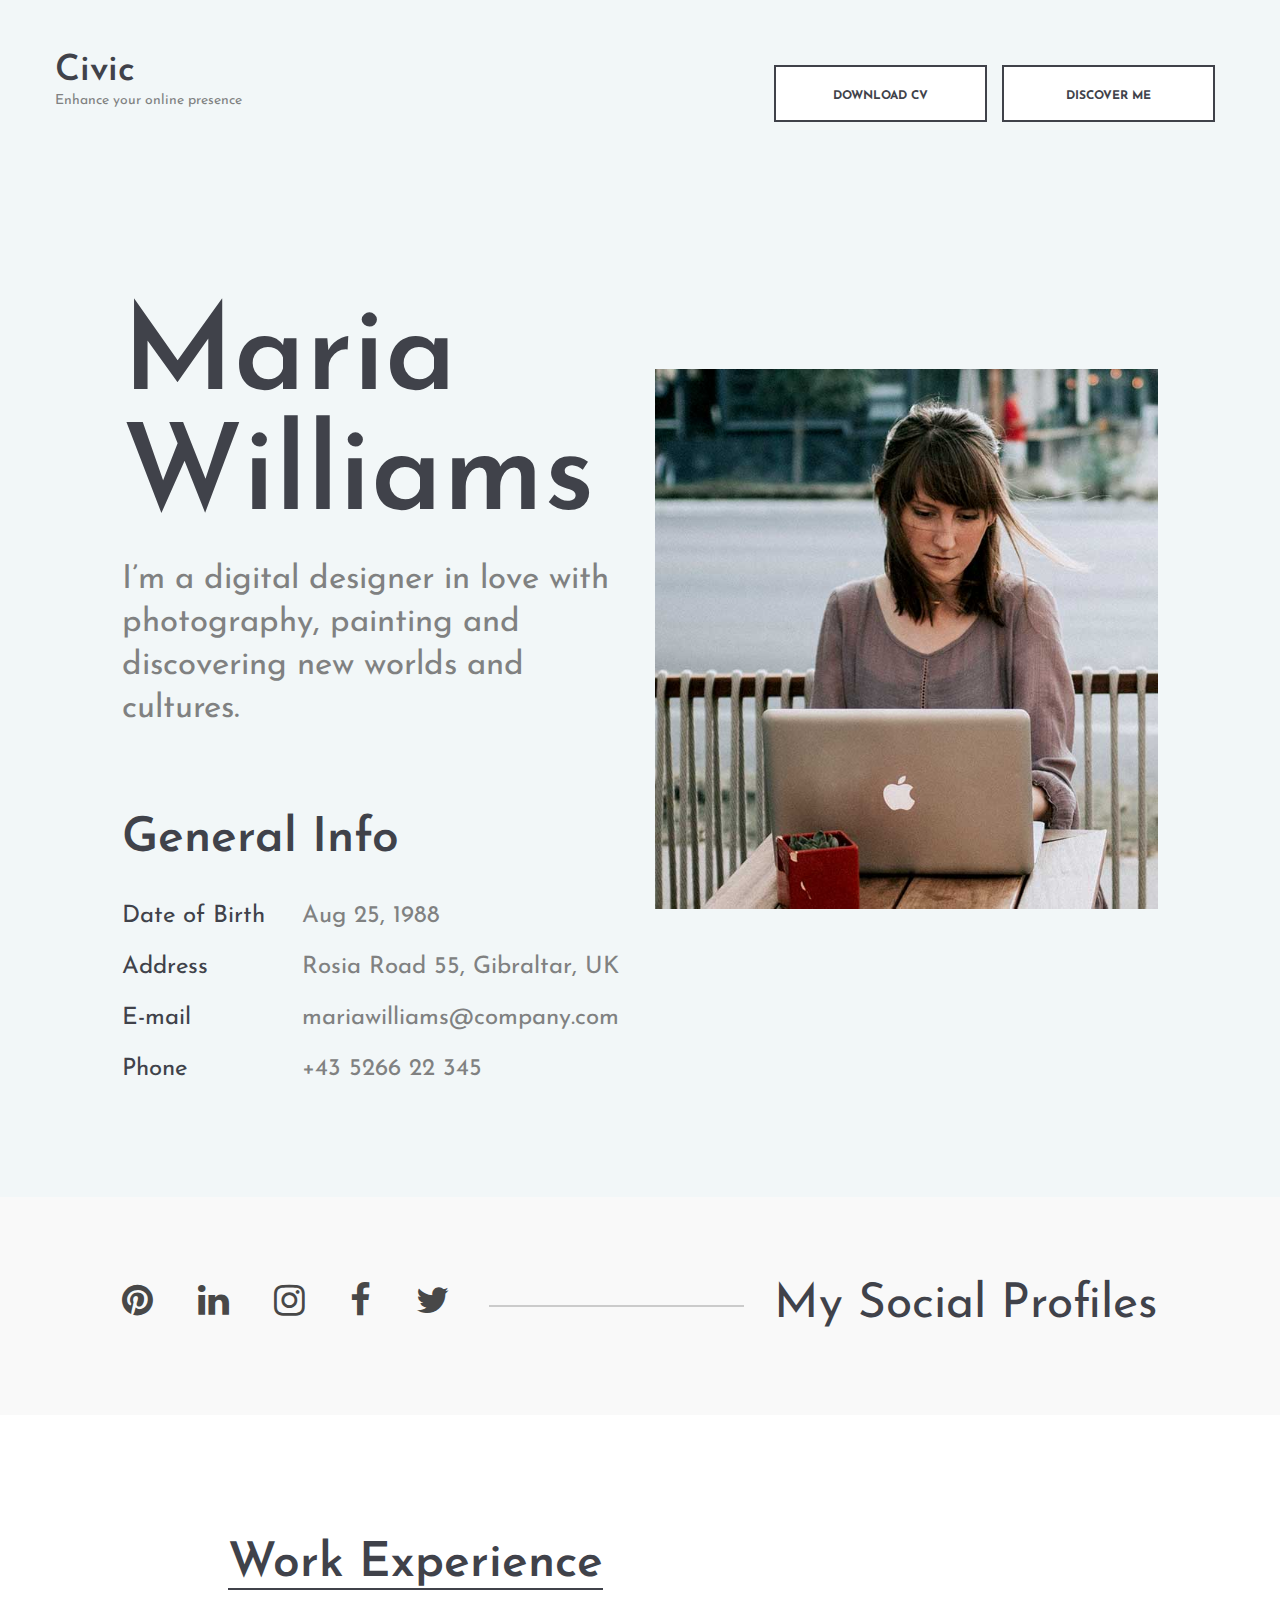
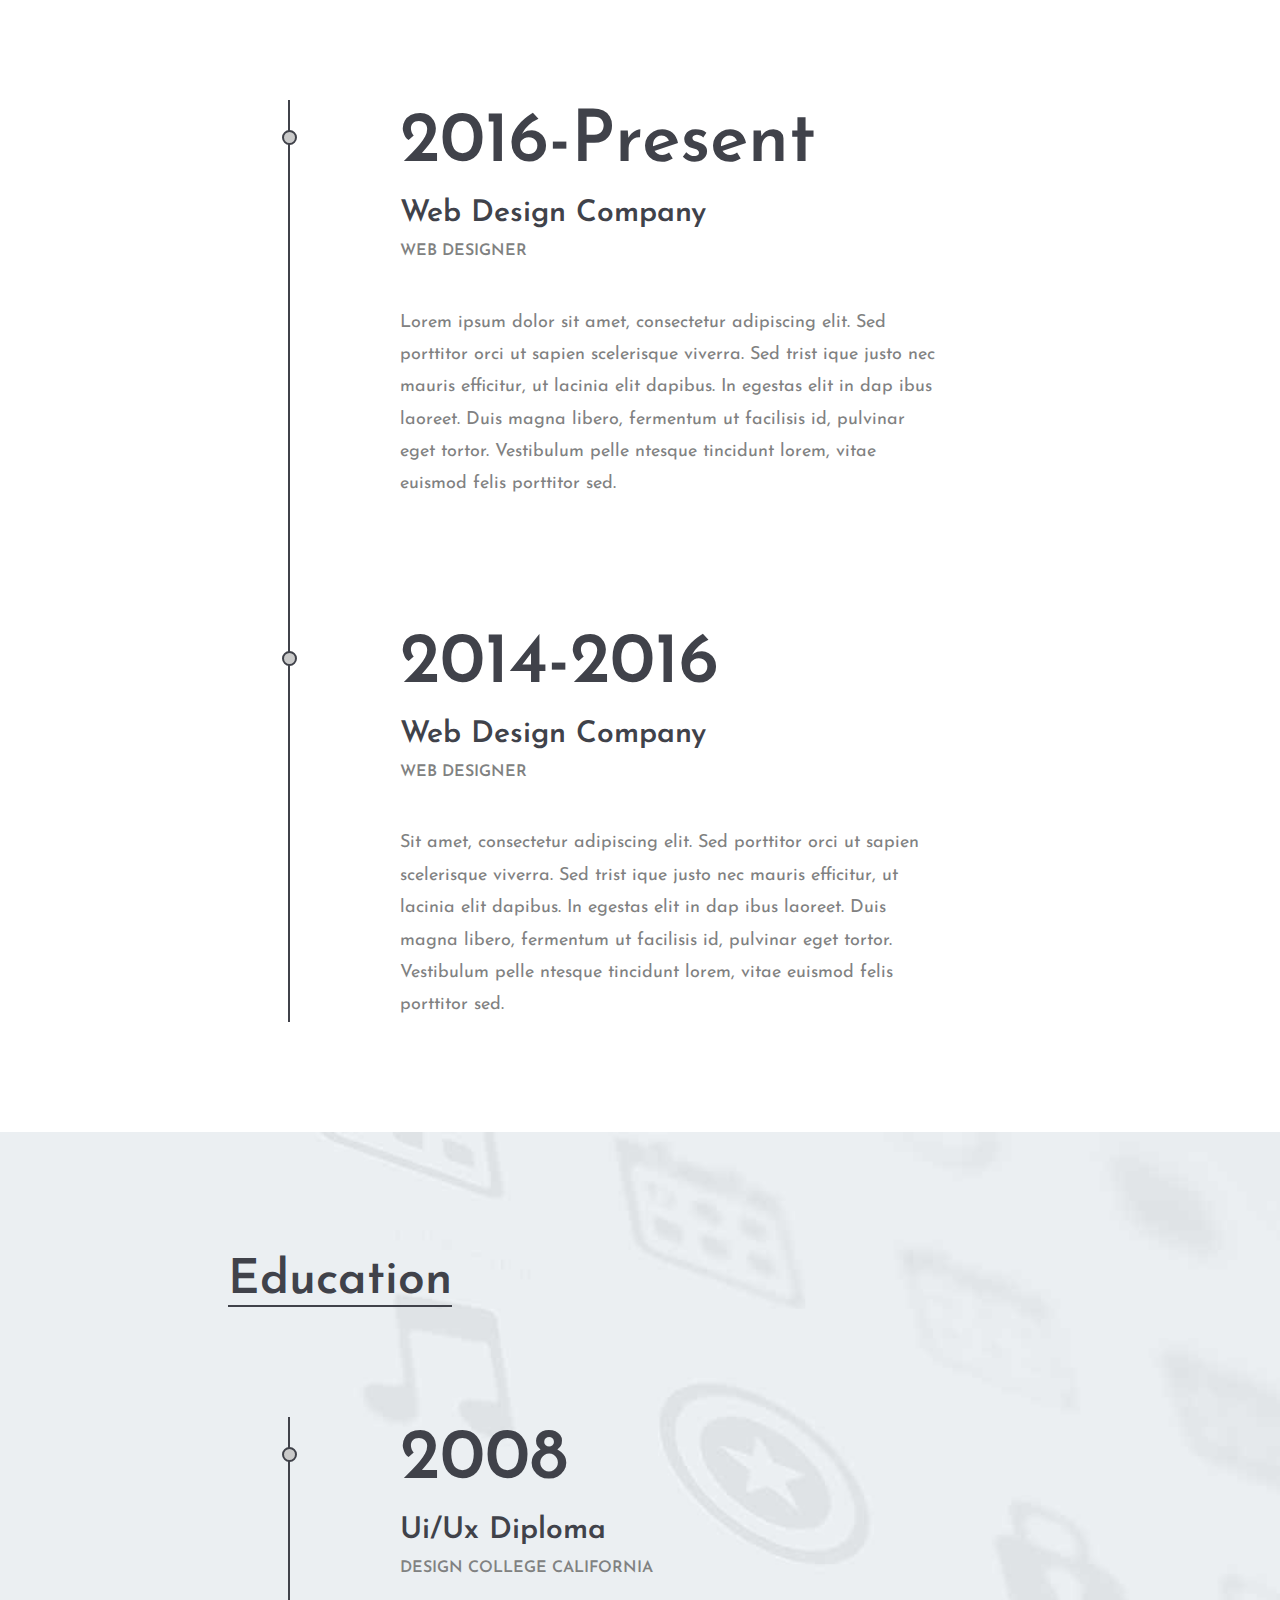
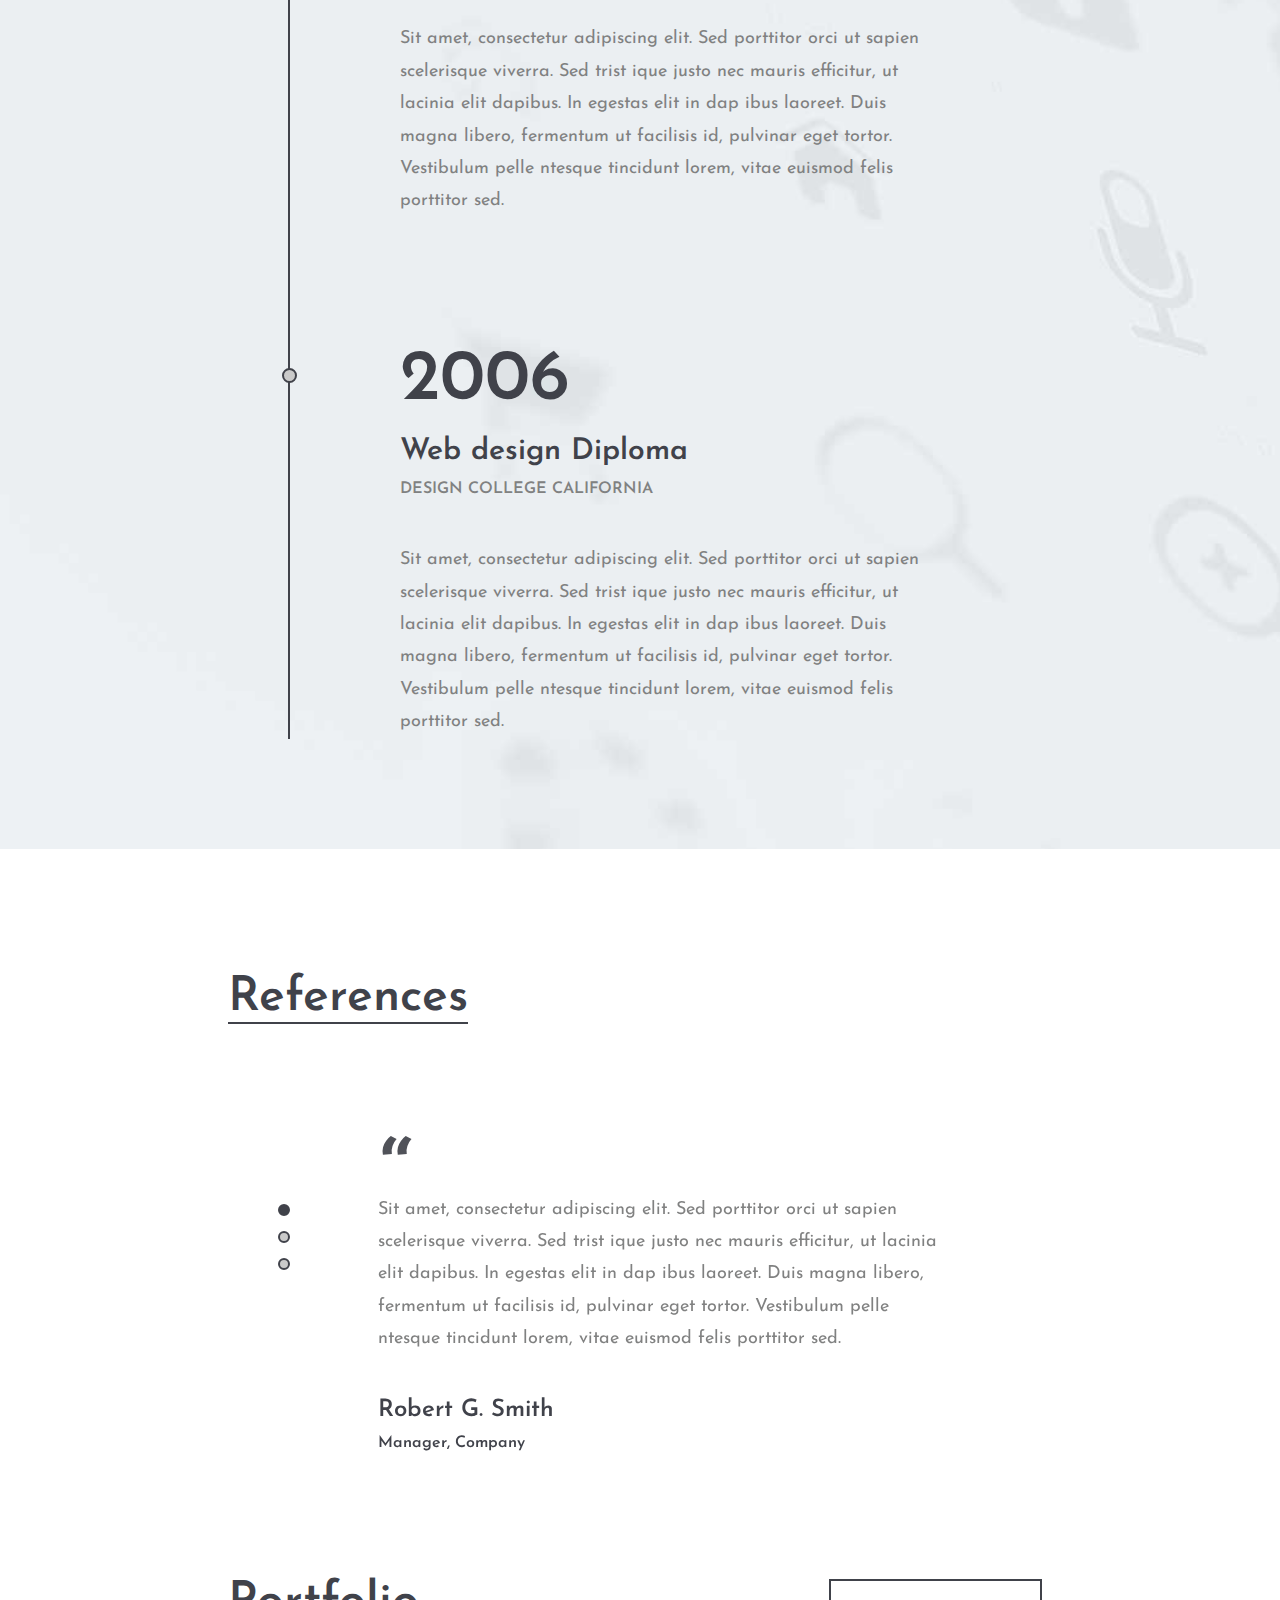
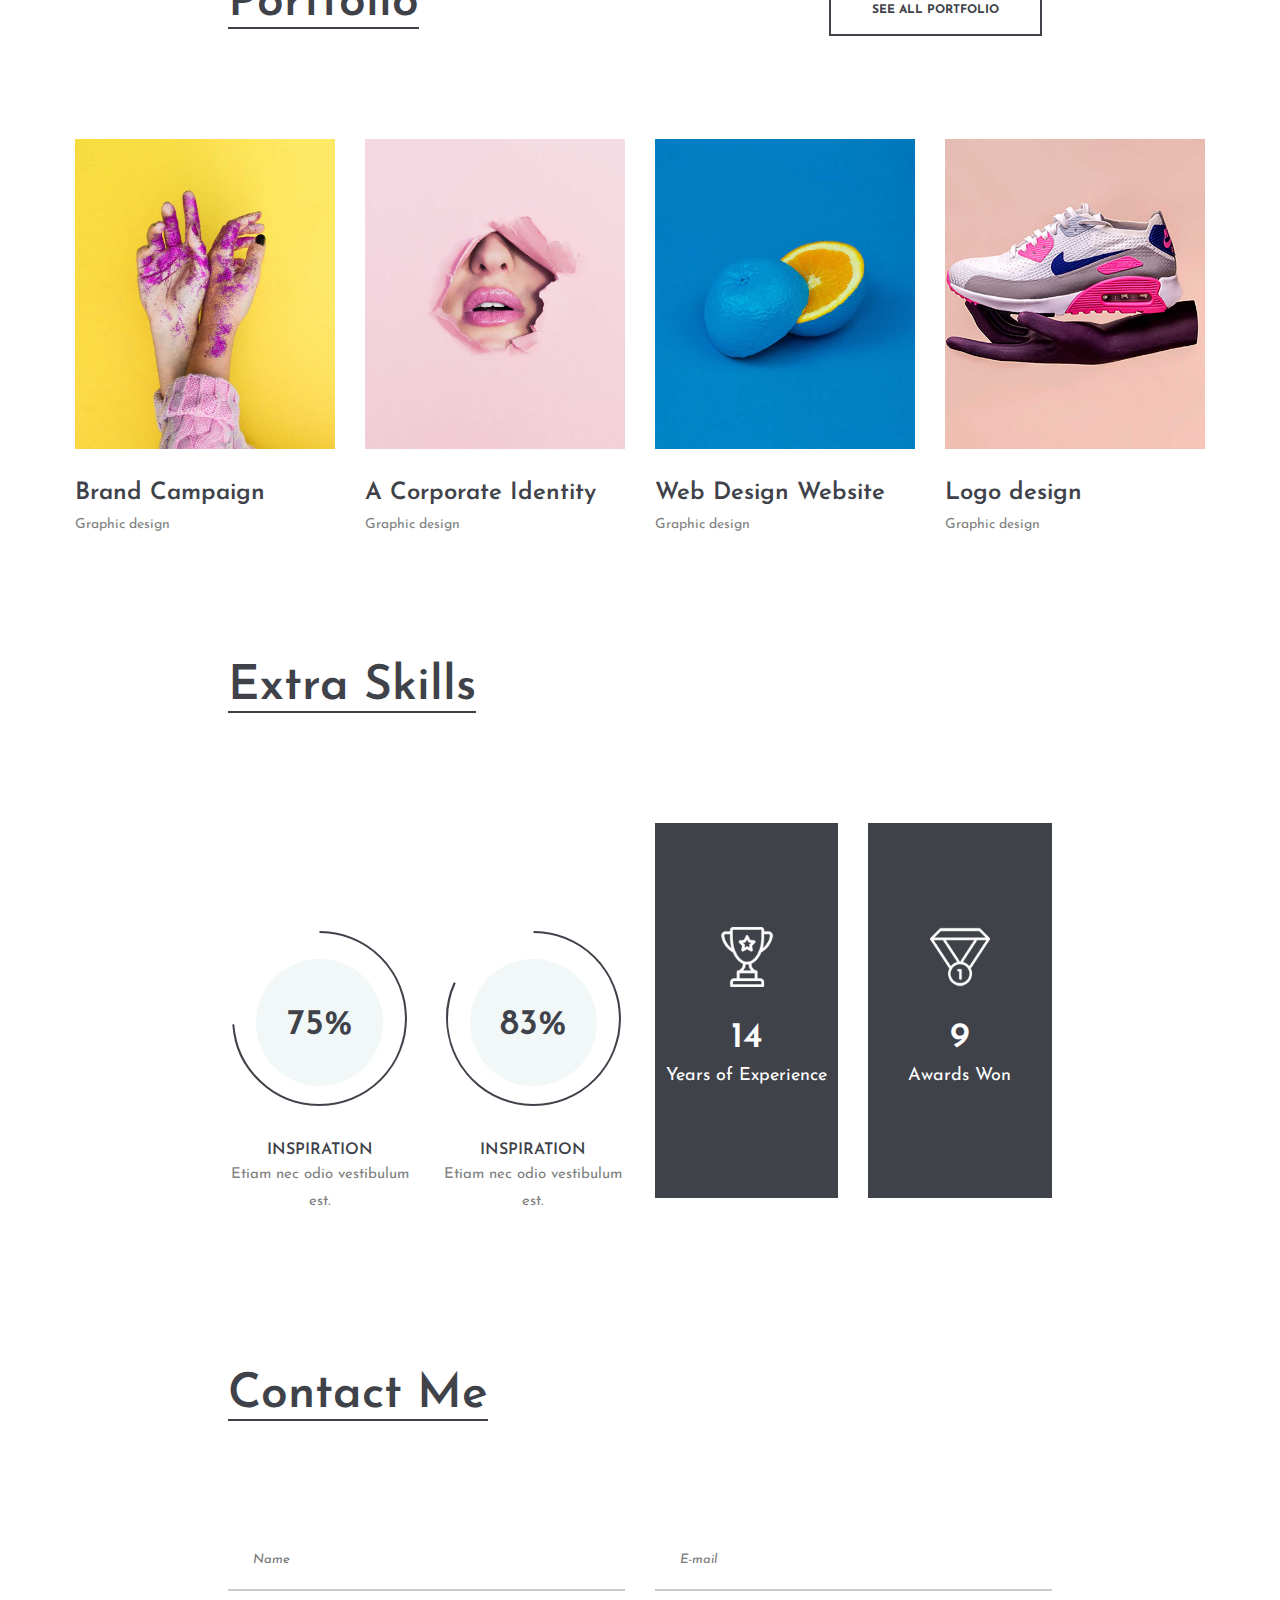
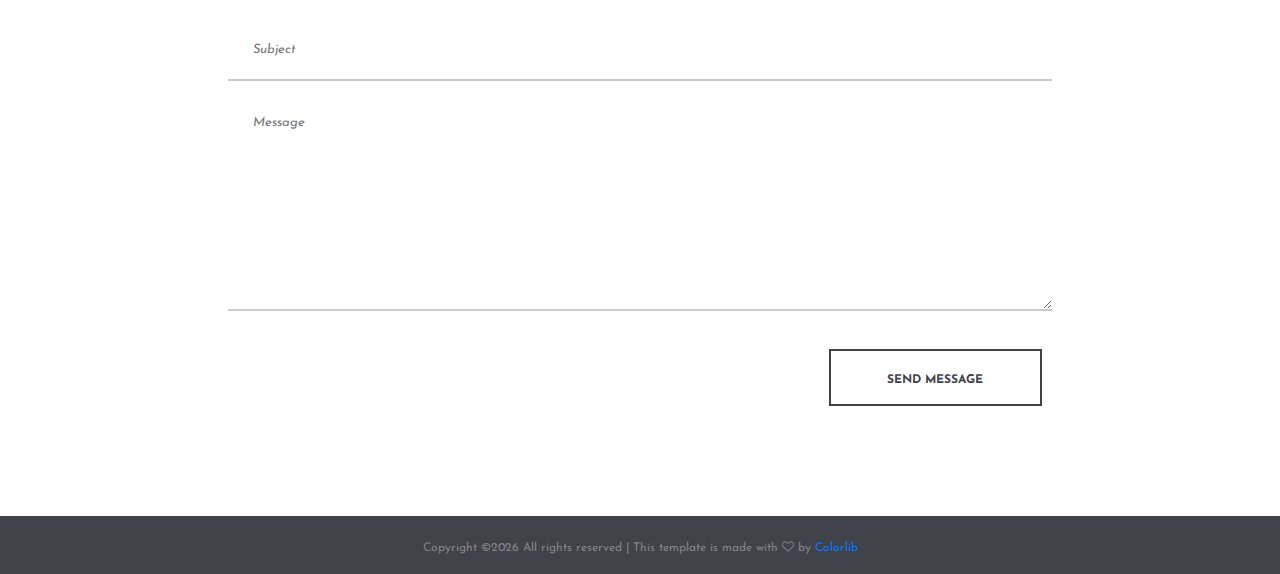
<file: civic/index.html>
<!DOCTYPE html>
<html lang="en">
<head>
	<title>Civic - CV Resume</title>
	<meta charset="UTF-8">
	<meta name="description" content="Civic - CV Resume">
	<meta name="keywords" content="resume, civic, onepage, creative, html">
	<meta name="viewport" content="width=device-width, initial-scale=1.0">
	<!-- Favicon -->   
	<link href="img/favicon.ico" rel="shortcut icon"/>

	<!-- Google Fonts -->
	<link href="https://fonts.googleapis.com/css?family=Josefin+Sans:400,400i,600,600i,700" rel="stylesheet">

	<!-- Stylesheets -->
	<link rel="stylesheet" href="css/bootstrap.min.css"/>
	<link rel="stylesheet" href="css/font-awesome.min.css"/>
	<link rel="stylesheet" href="css/flaticon.css"/>
	<link rel="stylesheet" href="css/owl.carousel.css"/>
	<link rel="stylesheet" href="css/magnific-popup.css"/>
	<link rel="stylesheet" href="css/style.css"/>


	<!--[if lt IE 9]>
	  <script src="https://oss.maxcdn.com/html5shiv/3.7.2/html5shiv.min.js"></script>
	  <script src="https://oss.maxcdn.com/respond/1.4.2/respond.min.js"></script>
	<![endif]-->

</head>
<body>
	<!-- Page Preloder -->
	<div id="preloder">
		<div class="loader"></div>
	</div>
	
	<!-- Header section start -->
	<header class="header-section">
		<div class="container-fluid">
			<div class="row">
				<div class="col-md-4">
					<div class="site-logo">
						<h2><a href="#">Civic</a></h2>
						<p>Enhance your online presence</p>
					</div>
				</div>
				<div class="col-md-8 text-md-right header-buttons">
					<a href="#" class="site-btn">Download CV</a>
					<a href="#" class="site-btn">Discover me</a>
				</div>
			</div>
		</div>
	</header>
	<!-- Header section end -->

	<!-- Hero section start -->
	<section class="hero-section spad">
		<div class="container-fluid">
			<div class="row">
				<div class="col-xl-10 offset-xl-1">
					<div class="row">
						<div class="col-lg-6">
							<div class="hero-text">
								<h2>Maria Williams</h2>
								<p>I’m a digital designer in love with photography, painting and discovering new worlds and cultures.</p>
							</div>
							<div class="hero-info">
								<h2>General Info</h2>
								<ul>
									<li><span>Date of Birth</span>Aug 25, 1988</li>
									<li><span>Address</span>Rosia Road 55, Gibraltar, UK</li>
									<li><span>E-mail</span>mariawilliams@company.com</li>
									<li><span>Phone </span>+43 5266 22 345</li>
								</ul>
							</div>
						</div>
						<div class="col-lg-6">
							<figure class="hero-image">
								<img src="img/hero.jpg" alt="5">
							</figure>
						</div>
					</div>
				</div>
			</div>
		</div>
	</section>
	<!-- Hero section end -->

	<!-- Social links section start -->
	<div class="social-section">
		<div class="container-fluid">
			<div class="row">
				<div class="col-xl-10 offset-xl-1">
					<div class="social-link-warp">
						<div class="social-links">
							<a href=""><i class="fa fa-pinterest"></i></a>
							<a href=""><i class="fa fa-linkedin"></i></a>
							<a href=""><i class="fa fa-instagram"></i></a>
							<a href=""><i class="fa fa-facebook"></i></a>
							<a href=""><i class="fa fa-twitter"></i></a>
						</div>
						<h2 class="hidden-md hidden-sm">My Social Profiles</h2>
					</div>
				</div>
			</div>
		</div>
	</div>	
	<!-- Social links section end -->

	<!-- Resume section start -->
	<section class="resume-section spad">
		<div class="container-fluid">
			<div class="row">
				<div class="col-xl-7 offset-xl-2">
					<div class="section-title">
						<h2>Work Experience</h2>
					</div>
					<ul class="resume-list">
						<li>
							<h2>2016-Present</h2>
							<h3>Web Design Company</h3>
							<h4>Web Designer</h4>
							<p>Lorem ipsum dolor sit amet, consectetur adipiscing elit. Sed porttitor orci ut sapien scelerisque viverra. Sed trist ique justo nec mauris efficitur, ut lacinia elit dapibus. In egestas elit in dap ibus laoreet. Duis magna libero, fermentum ut facilisis id, pulvinar eget tortor. Vestibulum pelle ntesque tincidunt lorem, vitae euismod felis porttitor sed. </p>
						</li>
						<li>
							<h2>2014-2016</h2>
							<h3>Web Design Company</h3>
							<h4>Web Designer</h4>
							<p>Sit amet, consectetur adipiscing elit. Sed porttitor orci ut sapien scelerisque viverra. Sed trist ique justo nec mauris efficitur, ut lacinia elit dapibus. In egestas elit in dap ibus laoreet. Duis magna libero, fermentum ut facilisis id, pulvinar eget tortor. Vestibulum pelle ntesque tincidunt lorem, vitae euismod felis porttitor sed. </p>
						</li>
					</ul>
				</div>
			</div>
		</div>
	</section>
	<!-- Resume section end -->

	<!-- Resume section start -->
	<section class="resume-section with-bg spad">
		<div class="container-fluid">
			<div class="row">
				<div class="col-xl-7 offset-xl-2">
					<div class="section-title">
						<h2>Education</h2>
					</div>
					<ul class="resume-list">
						<li>
							<h2>2008</h2>
							<h3>Ui/Ux Diploma</h3>
							<h4>Design College California</h4>
							<p>Sit amet, consectetur adipiscing elit. Sed porttitor orci ut sapien scelerisque viverra. Sed trist ique justo nec mauris efficitur, ut lacinia elit dapibus. In egestas elit in dap ibus laoreet. Duis magna libero, fermentum ut facilisis id, pulvinar eget tortor. Vestibulum pelle ntesque tincidunt lorem, vitae euismod felis porttitor sed. </p>
						</li>
						<li>
							<h2>2006</h2>
							<h3>Web design Diploma</h3>
							<h4>Design College California</h4>
							<p>Sit amet, consectetur adipiscing elit. Sed porttitor orci ut sapien scelerisque viverra. Sed trist ique justo nec mauris efficitur, ut lacinia elit dapibus. In egestas elit in dap ibus laoreet. Duis magna libero, fermentum ut facilisis id, pulvinar eget tortor. Vestibulum pelle ntesque tincidunt lorem, vitae euismod felis porttitor sed. </p>
						</li>
					</ul>
				</div>
			</div>
		</div>
	</section>
	<!-- Resume section end -->

	
	<!-- Review section start -->
	<section class="review-section spad pb-0">
		<div class="container-fluid">
			<div class="row">
				<div class="col-xl-7 offset-xl-2">
					<div class="section-title">
						<h2>References</h2>
					</div>
					<div class="review-slider owl-carousel">
						<div class="single-review">
							<div class="qut">“</div>
							<p>Sit amet, consectetur adipiscing elit. Sed porttitor orci ut sapien scelerisque viverra. Sed trist ique justo nec mauris efficitur, ut lacinia elit dapibus. In egestas elit in dap ibus laoreet. Duis magna libero, fermentum ut facilisis id, pulvinar eget tortor. Vestibulum pelle ntesque tincidunt lorem, vitae euismod felis porttitor sed. </p>
							<h3>Robert G. Smith</h3>
							<h4>Manager, Company</h4>
						</div>
						<div class="single-review">
							<div class="qut">“</div>
							<p>Sit amet, consectetur adipiscing elit. Sed porttitor orci ut sapien scelerisque viverra. Sed trist ique justo nec mauris efficitur, ut lacinia elit dapibus. In egestas elit in dap ibus laoreet. Duis magna libero, fermentum ut facilisis id, pulvinar eget tortor. Vestibulum pelle ntesque tincidunt lorem, vitae euismod felis porttitor sed. </p>
							<h3>Robert G. Smith</h3>
							<h4>Manager, Company</h4>
						</div>
						<div class="single-review">
							<div class="qut">“</div>
							<p>Sit amet, consectetur adipiscing elit. Sed porttitor orci ut sapien scelerisque viverra. Sed trist ique justo nec mauris efficitur, ut lacinia elit dapibus. In egestas elit in dap ibus laoreet. Duis magna libero, fermentum ut facilisis id, pulvinar eget tortor. Vestibulum pelle ntesque tincidunt lorem, vitae euismod felis porttitor sed. </p>
							<h3>Robert G. Smith</h3>
							<h4>Manager, Company</h4>
						</div>
					</div>
				</div>
			</div>
		</div>
	</section>
	<!-- Review section end -->


	<!-- Portfolio section start -->
	<section class="portfolio-section spad pb-0">
		<div class="container-fluid">
			<div class="row">
				<div class="col-xl-4 col-md-8 offset-xl-2 ">
					<div class="section-title">
						<h2>Portfolio</h2>
					</div>
				</div>
				<div class="col-md-4 text-md-right">
					<a href="#" class="site-btn mb-5">See All Portfolio</a>
				</div>
			</div>
			<div class="portfolio-warp">
				<div class="row">
					<div class="col-xl-3 col-lg-6 col-md-6">
						<div class="portfolio-item">
							<a href="img/portfolio/1.jpg" class="set-bg port-pic" data-setbg="img/portfolio/1.jpg"></a>
							<h2>Brand Campaign</h2>
							<p>Graphic design</p>
						</div>
					</div>
					<div class="col-xl-3 col-lg-6 col-md-6">
						<div class="portfolio-item">
							<a href="img/portfolio/2.jpg" class="set-bg port-pic" data-setbg="img/portfolio/2.jpg"></a>
							<h2>A Corporate Identity</h2>
							<p>Graphic design</p>
						</div>
					</div>
					<div class="col-xl-3 col-lg-6 col-md-6">
						<div class="portfolio-item">
							<a href="img/portfolio/3.jpg" class="set-bg port-pic" data-setbg="img/portfolio/3.jpg"></a>
							<h2>Web Design Website</h2>
							<p>Graphic design</p>
						</div>
					</div>
					<div class="col-xl-3 col-lg-6 col-md-6">
						<div class="portfolio-item">
							<a href="img/portfolio/4.jpg" class="set-bg port-pic" data-setbg="img/portfolio/4.jpg"></a>
							<h2>Logo design</h2>
							<p>Graphic design</p>
						</div>
					</div>
				</div>
			</div>
		</div>
	</section>
	<!-- Portfolio section end -->

	<!-- Extra section start -->
	<section class="extra-section spad pb-0">
		<div class="container-fluid">
			<div class="row">
				<div class="col-xl-8 offset-xl-2">
					<div class="section-title">
						<h2>Extra Skills</h2>
					</div>
					<div class="row">
						<div class="col-lg-3 col-md-6 pt-5">
							<div class="fact-box trans">
								<div class="fact-content">
									<div class="circle-progress">
										<div id="progress1" class="prog-circle"></div>
										<div class="progress-info">
											<h2>75%</h2>
										</div>
										<div class="prog-title">
											<h3>Inspiration</h3>
											<p>Etiam nec odio vestibulum est.</p>
										</div>			
									</div>
								</div>
							</div>
						</div>
						<div class="col-lg-3 col-md-6 pt-5">
							<div class="fact-box trans">
								<div class="fact-content">
									<div class="circle-progress">
										<div id="progress2" class="prog-circle"></div>
										<div class="progress-info">
											<h2>83%</h2>
										</div>
										<div class="prog-title">
											<h3>Inspiration</h3>
											<p>Etiam nec odio vestibulum est.</p>
										</div>			
									</div>
								</div>
							</div>
						</div>
						<div class="col-lg-3 col-md-6">
							<div class="fact-box">
								<div class="fact-content">
									<img src="img/icon/1-w.png" alt="">
									<h2>14</h2>
									<p>Years of Experience</p>
								</div>
							</div>
						</div>
						<div class="col-lg-3 col-md-6">
							<div class="fact-box">
								<div class="fact-content">
									<img src="img/icon/2-w.png" alt="">
									<h2>9</h2>
									<p>Awards Won</p>
								</div>
							</div>
						</div>
					</div>
				</div>
			</div>
		</div>
	</section>
	<!-- Extra section end -->

	<!-- Contact section start -->
	<section class="contact-section spad">
		<div class="container-fluid">
			<div class="row">
				<div class="col-xl-8 offset-xl-2">
					<div class="section-title">
						<h2>Contact Me</h2>
					</div>
					<form class="contact-form">
						<div class="row">
							<div class="col-md-6">
								<input type="text" placeholder="Name">
							</div>
							<div class="col-md-6">
								<input type="text" placeholder="E-mail">
							</div>
							<div class="col-md-12">
								<input type="text" placeholder="Subject">
								<textarea placeholder="Message"></textarea>
							</div>
						</div>
						<div class="text-md-right">
							<button class="site-btn">Send message</button>
						</div>
					</form>
				</div>
			</div>
		</div>
	</section>
	<!-- Contact section end -->

	<!-- Footer section start -->
	<footer class="footer-section">
		<div class="container text-center">
			<div class="copyright"><!-- Link back to Colorlib can't be removed. Template is licensed under CC BY 3.0. -->
Copyright &copy;<script>document.write(new Date().getFullYear());</script> All rights reserved | This template is made with <i class="fa fa-heart-o" aria-hidden="true"></i> by <a href="https://colorlib.com" target="_blank">Colorlib</a>
<!-- Link back to Colorlib can't be removed. Template is licensed under CC BY 3.0. -->
</div>
		</div>
	</footer>
	<!-- Footer section end -->


	<!--====== Javascripts & Jquery ======-->
	<script src="js/jquery-2.1.4.min.js"></script>
	<script src="js/bootstrap.min.js"></script>
	<script src="js/owl.carousel.min.js"></script>
	<script src="js/magnific-popup.min.js"></script>
	<script src="js/circle-progress.min.js"></script>
	<script src="js/main.js"></script>
</body>
</html>
</file>
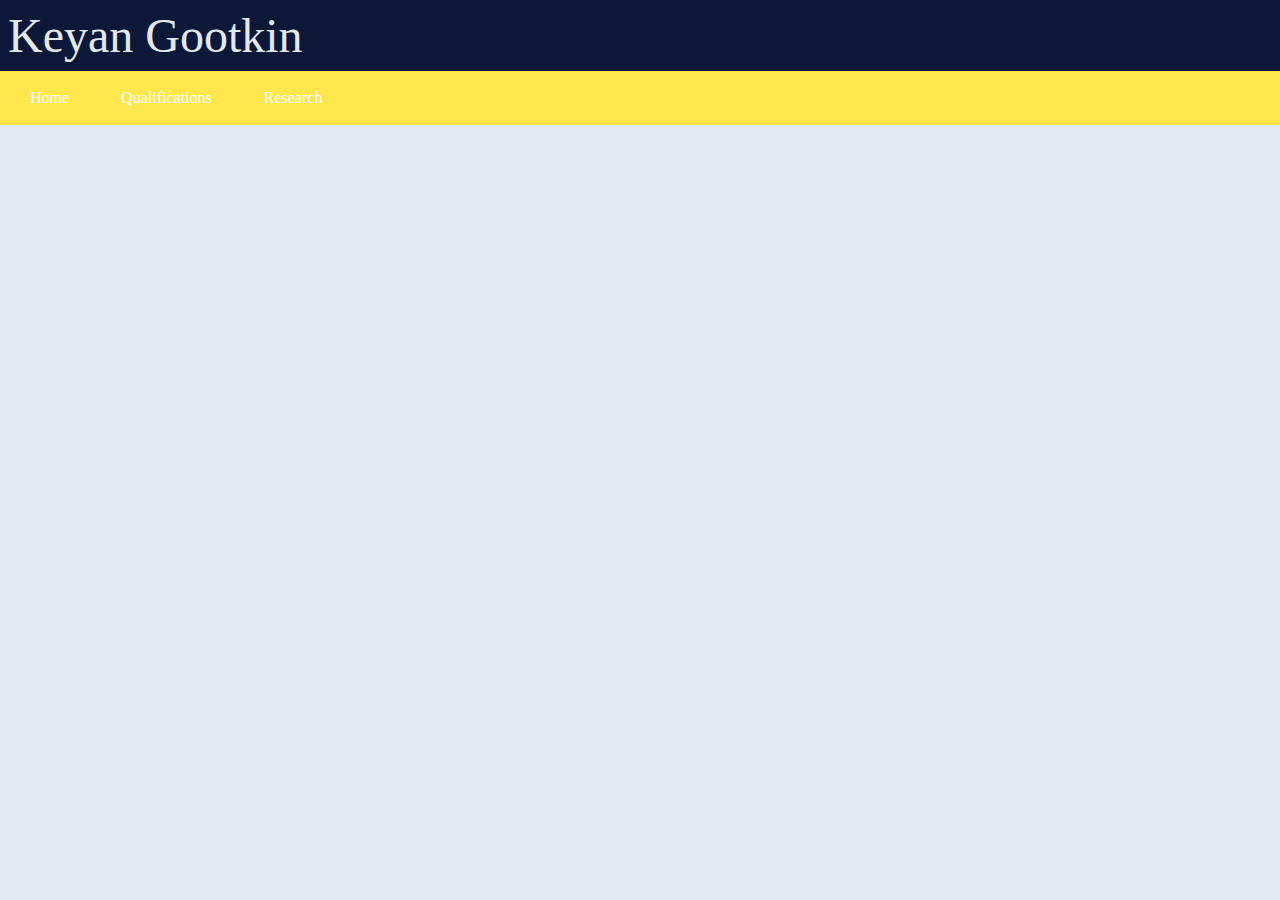
<file: docs/index.html>
<!DOCTYPE html>
<html>
<head>
    <title>Keyan Gootkin</title>
    <meta charset="utf-8"/>
	<link rel="stylesheet" type="text/css" href="main.css"/>
</head>
<body>
	<header>
		<h1 class="page-title">Keyan Gootkin</h1>
	</header>
	<header class="nav">
		<ul>
			<li><a href="research.html">Research</a></li>
			<li><a href="qualifications.html">Qualifications</a></li>
			<li><a href="home.html">Home</a></li>
			
		</ul>
	</header>
</body>
</html>
</file>
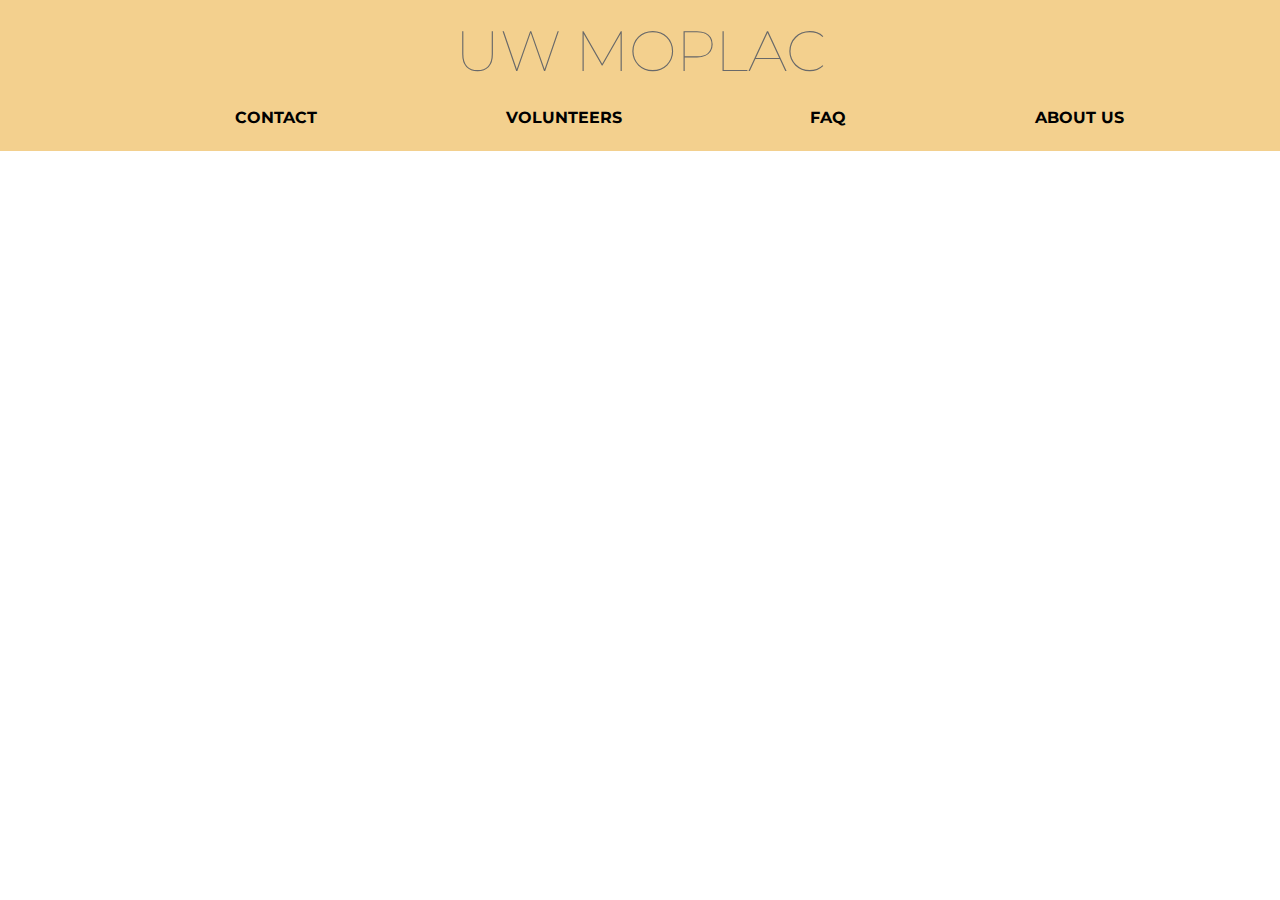
<file: about.html>
<!DOCTYPE html>
<html>
<head>
    <title>UW Mobile Planetarium</title>
    <meta charset="utf-8"/>
	<meta name="viewport" content="width=device-width, initial-scale=1.0">
	<link rel="stylesheet" type="text/css" href="css/style.css"/>
	<link rel="stylesheet" href="css/bootstrap.min.css"/>
	<link href="https://fonts.googleapis.com/css?family=Montserrat|Oswald|Slabo+27px" rel="stylesheet">
</head>
<body>
	<header style="background-color:#F3D08E;">
		<div class="container-fluid">
			<div class="row">
				<div class="col page-title"><a href="index.html" class="site-btn page-title">UW MoPlaC</a></div>
			</div>
		</div>
		<div class="container-fluid" style="margin:0rem">
			<div class="row" style="margin:0rem">
				<div class="col" style="text-align:center;vertical-align:center;margin:0rem">
					<ul>
						<li  style="text-align:center;"><a href="contact.html" class="site-btn"><span>Contact</span></a></li>
						<li  style="text-align:center;"><a href="volunteer.html" class="site-btn"><span>Volunteers</span></a></li>	
						<li  style="text-align:center;"><a href="faq.html" class="site-btn"><span>FAQ</span></a></li>
						<li  style="text-align:center;"><a href="" class="site-btn"><span>about us</span></a></li>
						<li  style="text-align:center;"><a href="" class="site-btn"><span>the dome</span></a></li>
					</ul>
				</div>
			</div>
		</div>
	</header>
</file>
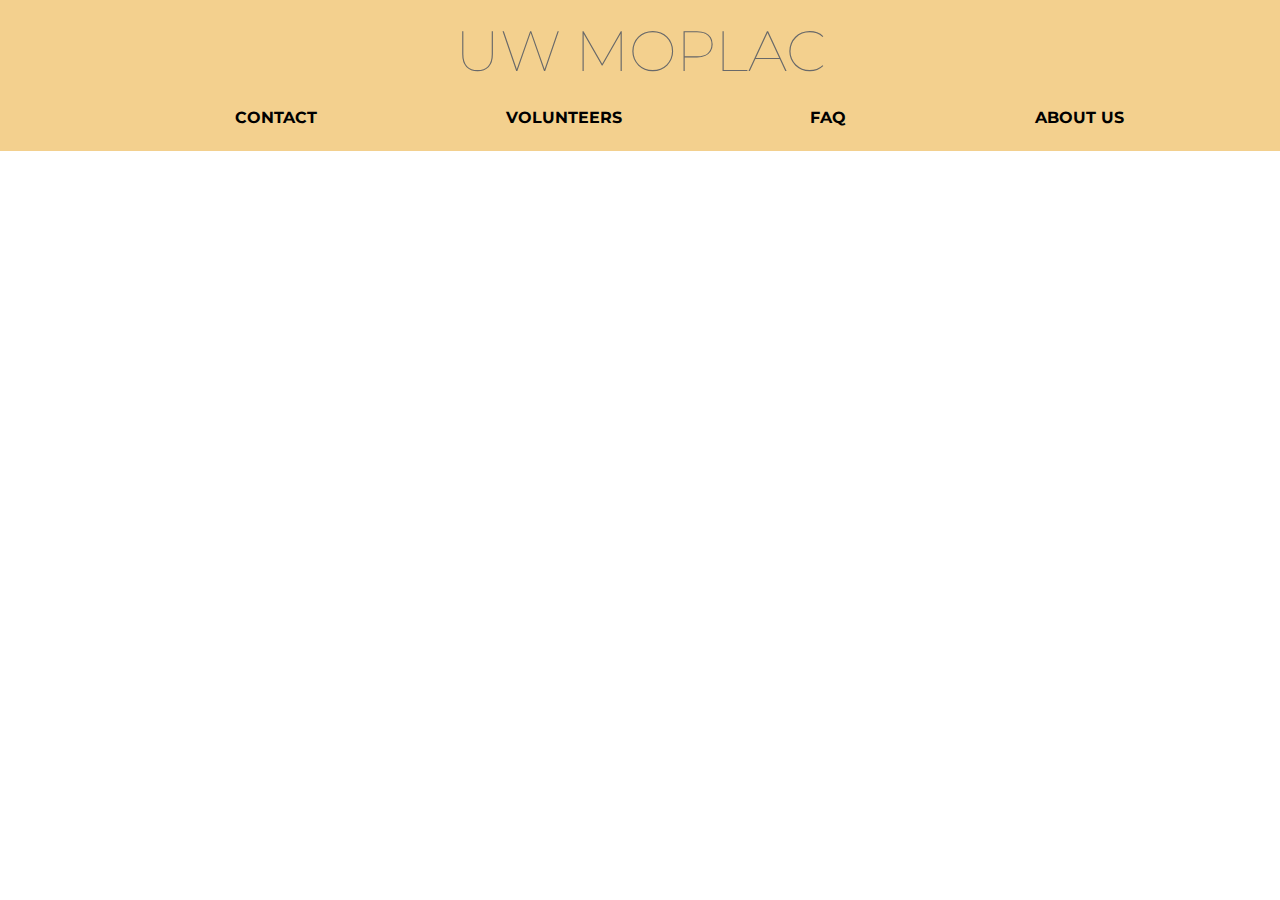
<file: contact.html>
<!DOCTYPE html>
<html>
<head>
    <title>UW Mobile Planetarium</title>
    <meta charset="utf-8"/>
	<meta name="viewport" content="width=device-width, initial-scale=1.0">
	<link rel="stylesheet" type="text/css" href="css/style.css"/>
	<link rel="stylesheet" href="css/bootstrap.min.css"/>
	<link href="https://fonts.googleapis.com/css?family=Montserrat|Oswald|Slabo+27px" rel="stylesheet">
</head>
<body>
	<header style="background-color:#F3D08E;text-align:center;">
		<div class="container-fluid">
			<div class="row">
				<div class="col page-title"><a href="index.html" class="site-btn page-title">UW MoPlaC</a></div>
			</div>
		</div>
		<div class="container-fluid" style="margin:0rem">
			<div class="row" style="margin:0rem">
				<div class="col" style="text-align:center;vertical-align:center;margin:0rem">
					<ul>
						<li  style="text-align:center;"><a href="contact.html" class="site-btn"><span>Contact</span></a></li>
						<li  style="text-align:center;"><a href="volunteer.html" class="site-btn"><span>Volunteers</span></a></li>	
						<li  style="text-align:center;"><a href="faq.html" class="site-btn"><span>FAQ</span></a></li>
						<li  style="text-align:center;"><a href="" class="site-btn"><span>about us</span></a></li>
						<li  style="text-align:center;"><a href="" class="site-btn"><span>the dome</span></a></li>
					</ul>
				</div>
			</div>
		</div>
	</header>
</file>
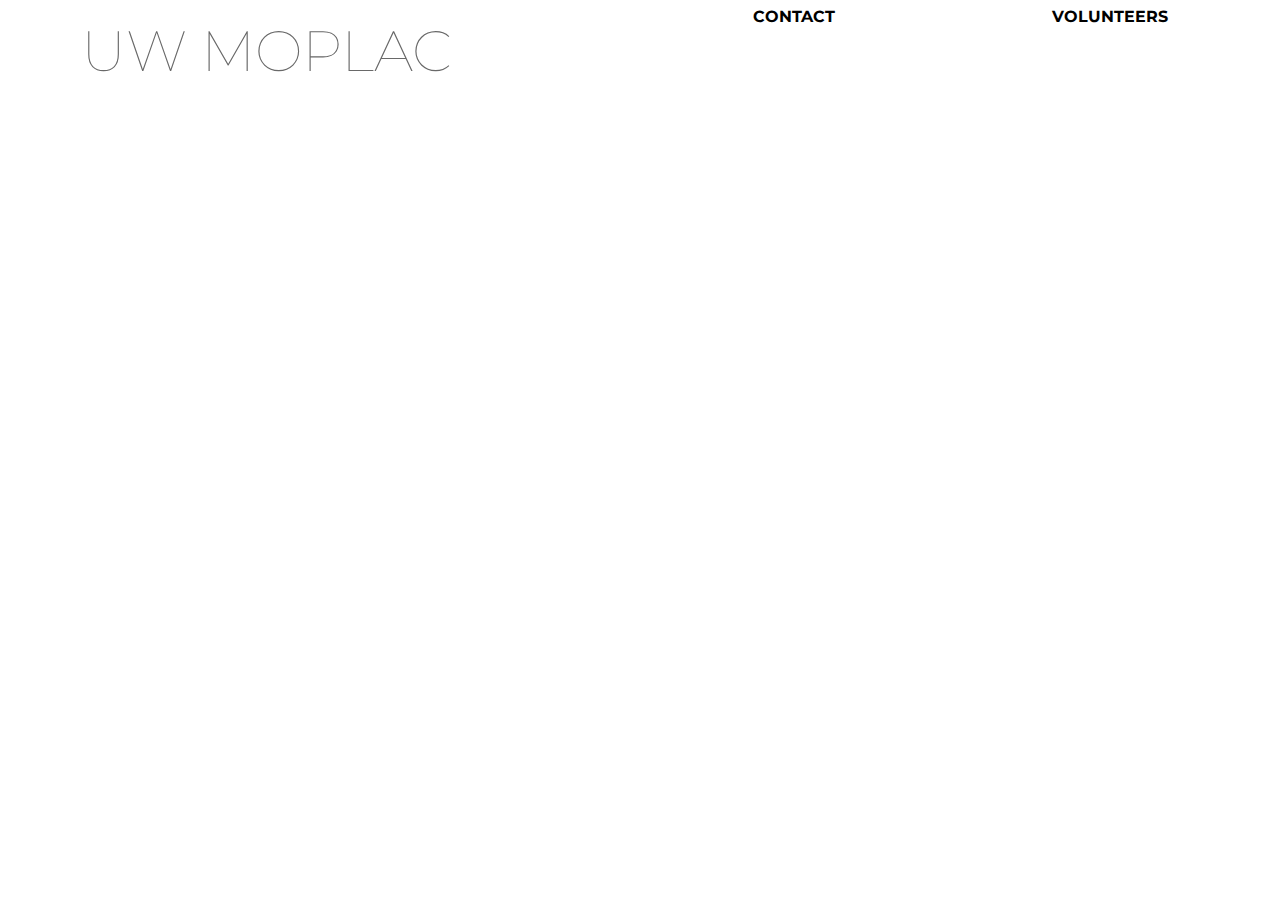
<file: faq.html>
<!DOCTYPE html>
<html>
<head>
    <title>UW Mobile Planetarium</title>
    <meta charset="utf-8"/>
	<link rel="stylesheet" type="text/css" href="css/style.css"/>
	<link rel="stylesheet" href="css/bootstrap.min.css"/>
	<link href="https://fonts.googleapis.com/css?family=Montserrat|Oswald|Slabo+27px" rel="stylesheet">
</head>
<body>
<header>
	<div class="container-fluid">
		<div class="row">
			<div class="col-5 page-title" style="text-align:center;"><a href="index.html" class="site-btn page-title">UW MoPlaC</a></div>
			<div class="col-7">
				<ul>
					<li><a href="contact.html" class="site-btn">contact</a></li>
					<li><a href="volunteer.html"  target="_blank" class="site-btn">Volunteers</a></li>	
					<li><a href="faq.html" class="site-btn">FAQ</a></li>
			</div>
		</div>
	</div>
</header>
</file>
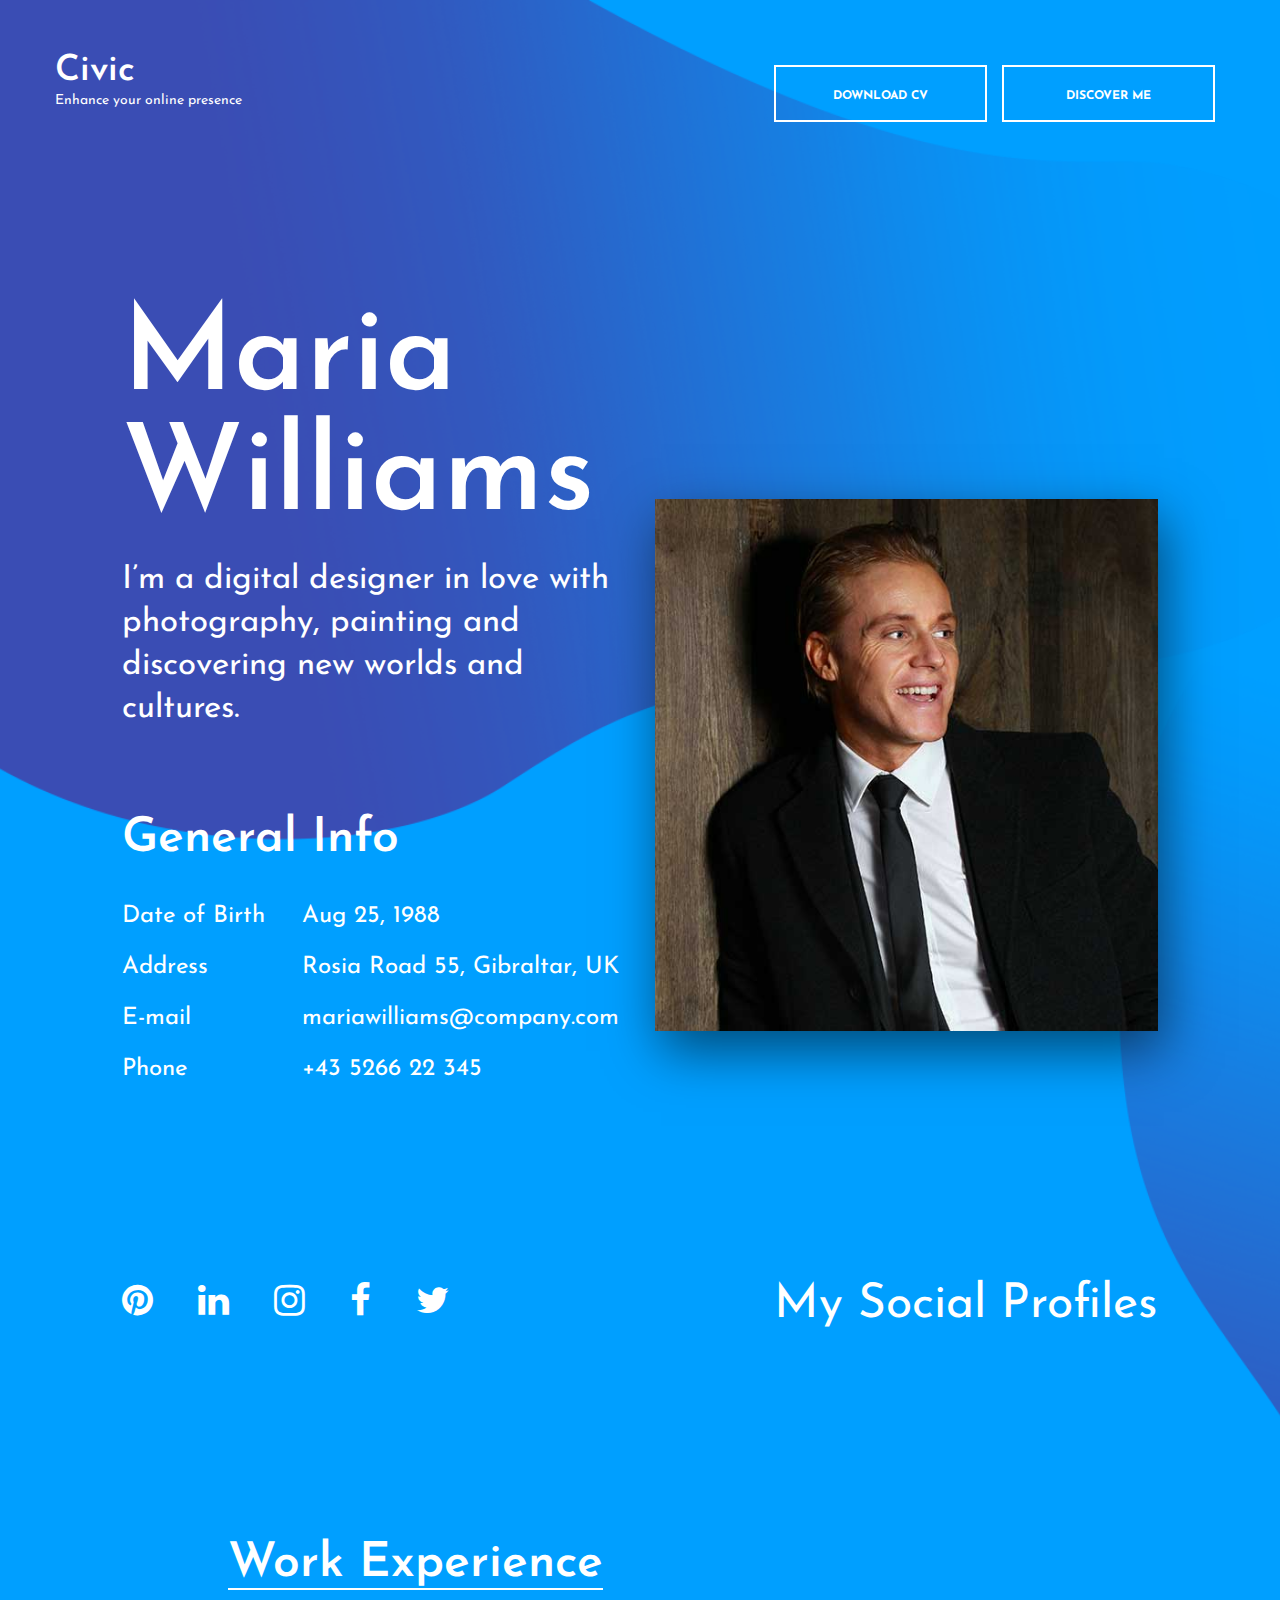
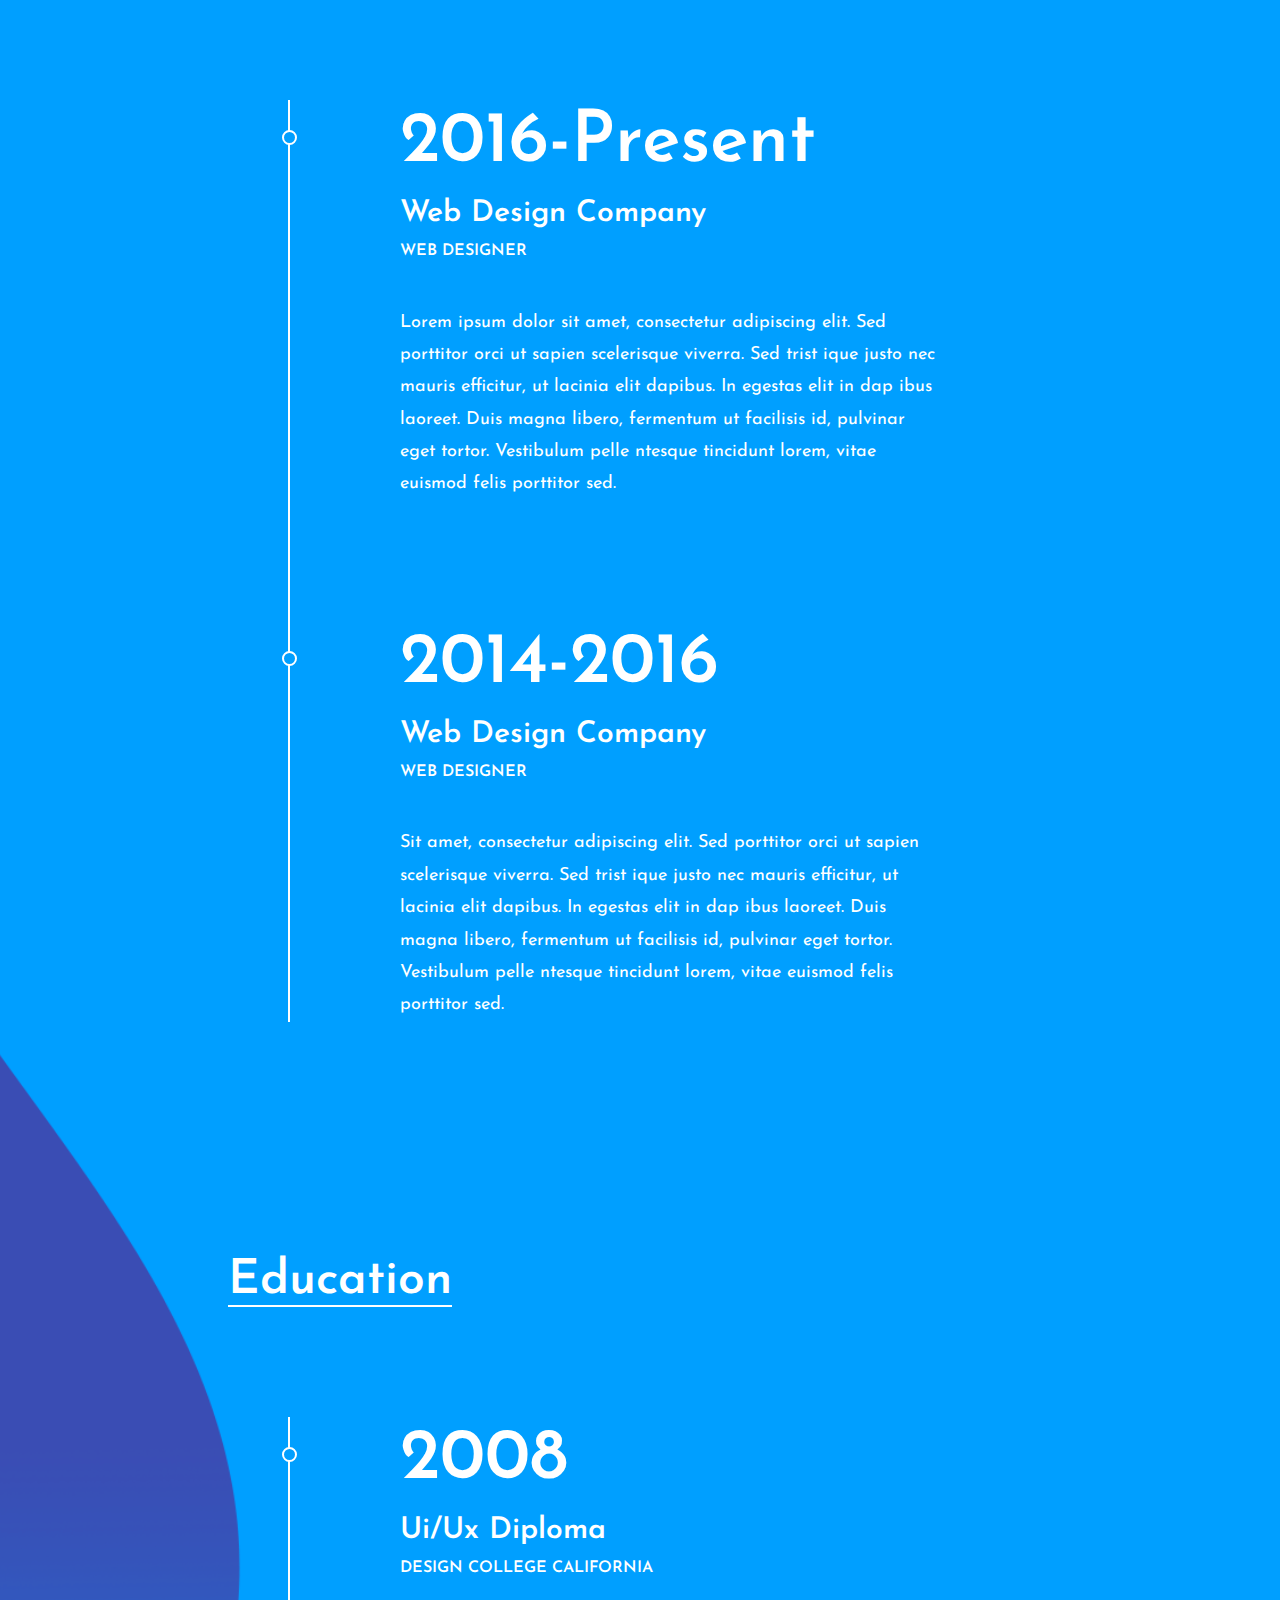
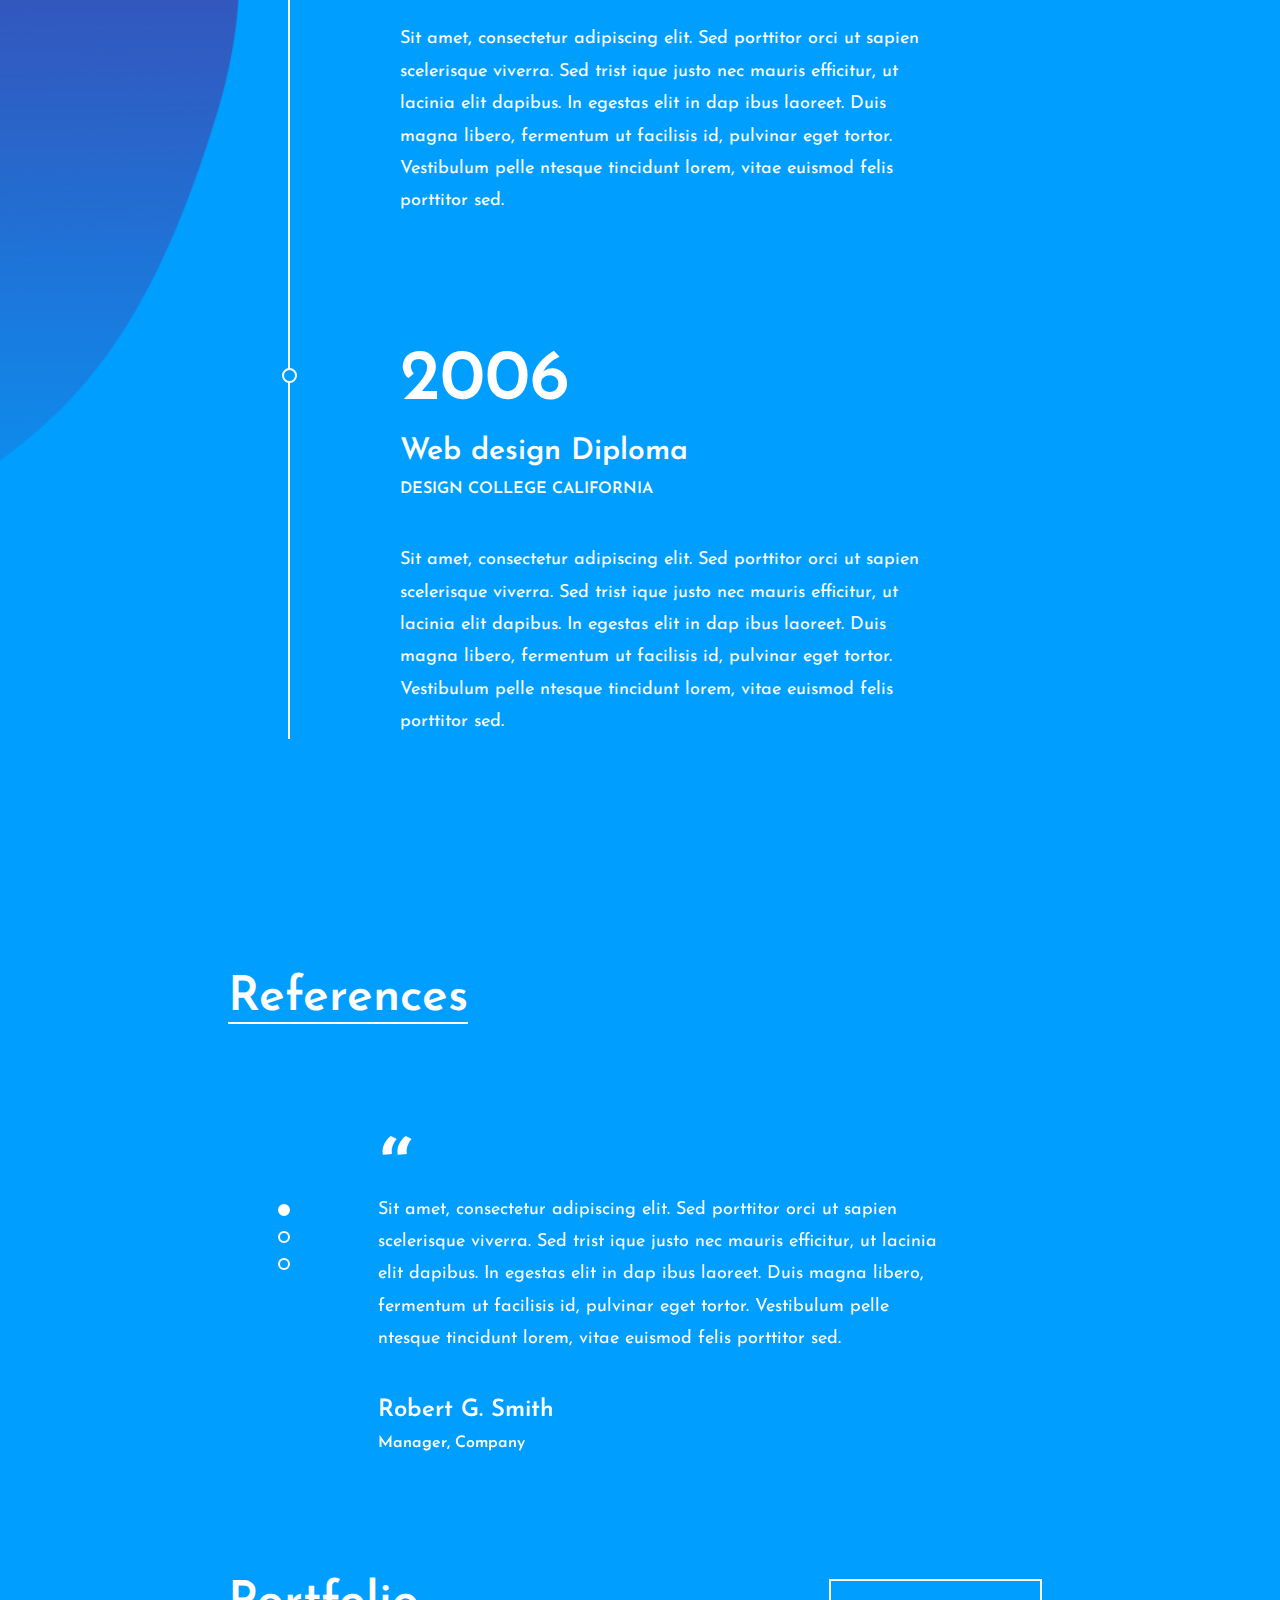
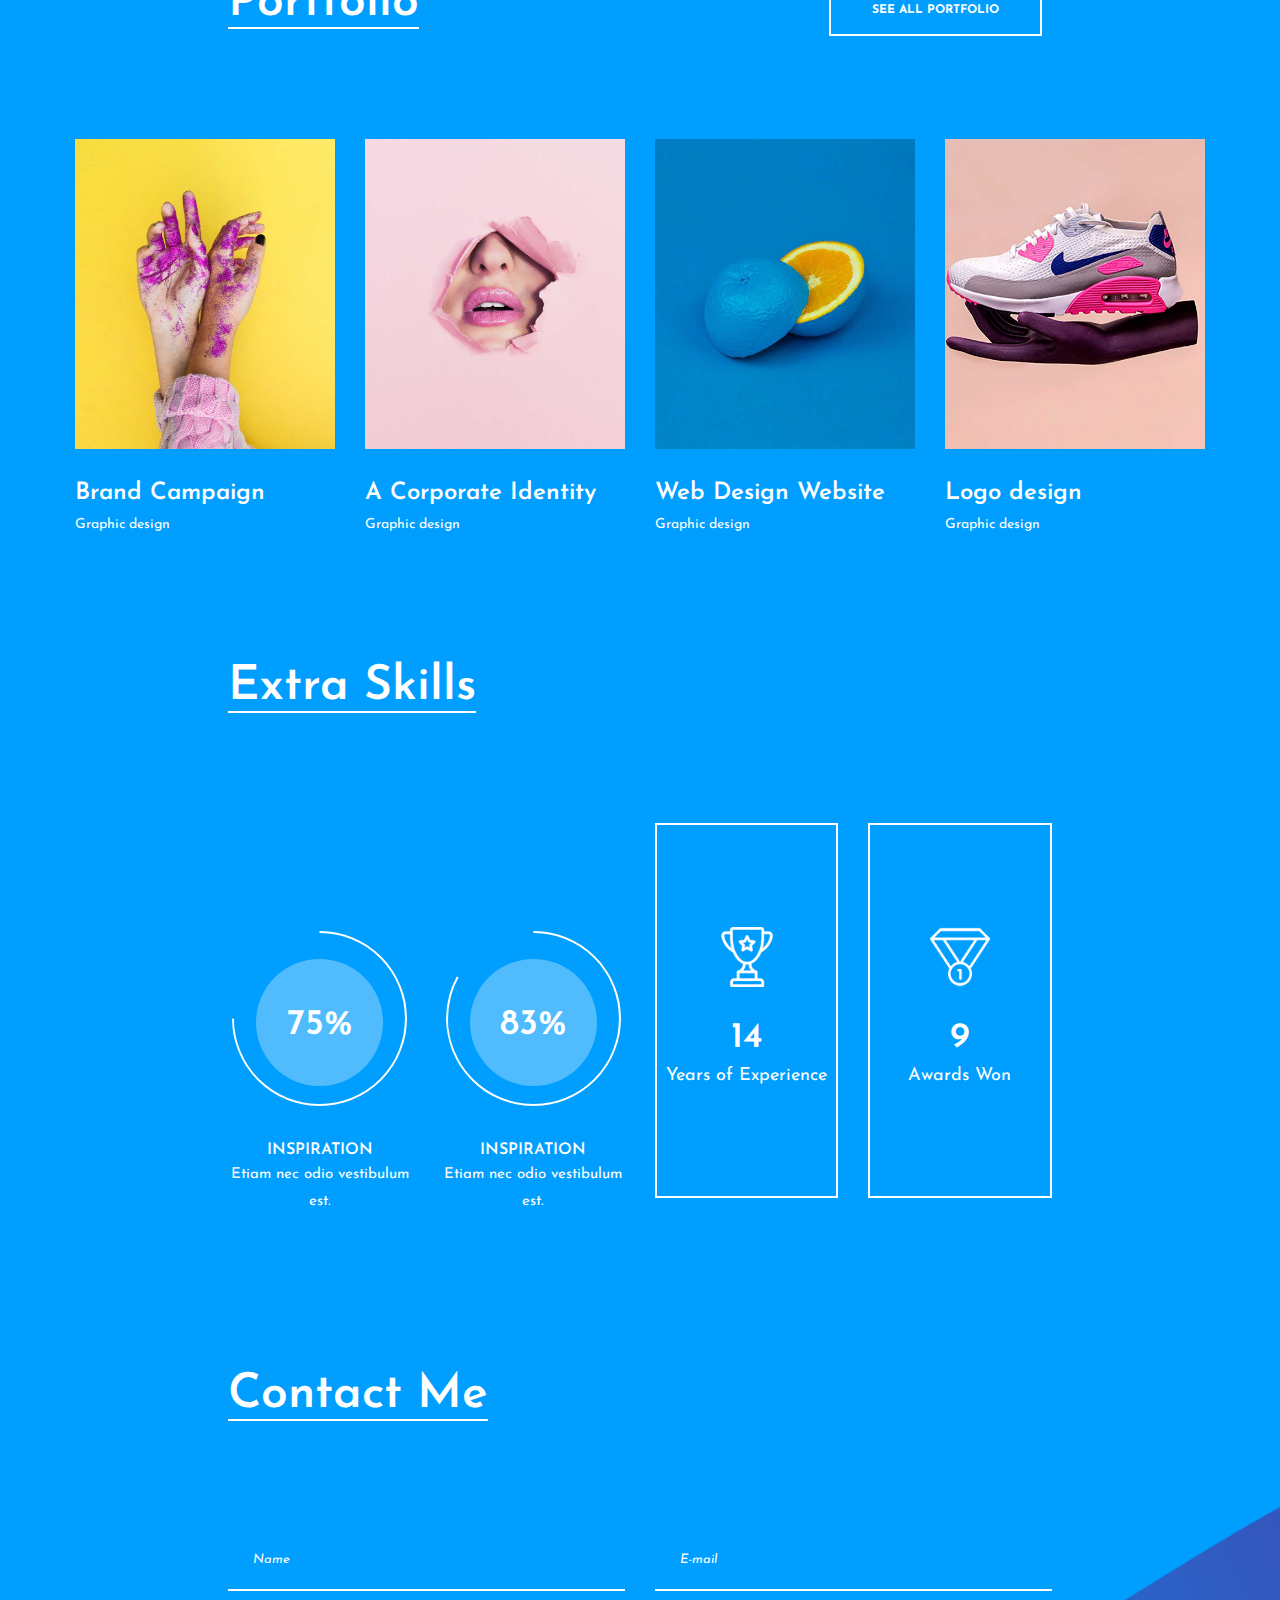
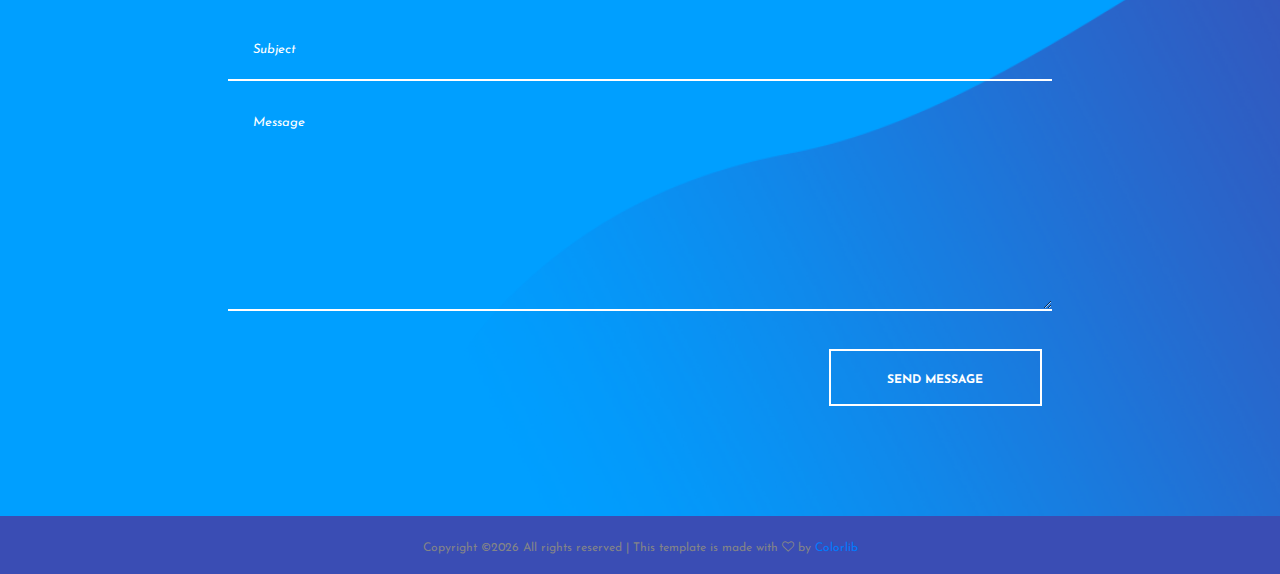
<file: civic/home2.html>
<!DOCTYPE html>
<html lang="en">
<head>
	<title>Civic - CV Resume</title>
	<meta charset="UTF-8">
	<meta name="description" content="Civic - CV Resume">
	<meta name="keywords" content="resume, civic, onepage, creative, html">
	<meta name="viewport" content="width=device-width, initial-scale=1.0">
	<!-- Favicon -->   
	<link href="img/favicon.ico" rel="shortcut icon"/>

	<!-- Google Fonts -->
	<link href="https://fonts.googleapis.com/css?family=Josefin+Sans:400,400i,600,600i,700" rel="stylesheet">

	<!-- Stylesheets -->
	<link rel="stylesheet" href="css/bootstrap.min.css"/>
	<link rel="stylesheet" href="css/font-awesome.min.css"/>
	<link rel="stylesheet" href="css/flaticon.css"/>
	<link rel="stylesheet" href="css/owl.carousel.css"/>
	<link rel="stylesheet" href="css/magnific-popup.css"/>
	<link rel="stylesheet" href="css/style.css"/>


	<!--[if lt IE 9]>
	  <script src="https://oss.maxcdn.com/html5shiv/3.7.2/html5shiv.min.js"></script>
	  <script src="https://oss.maxcdn.com/respond/1.4.2/respond.min.js"></script>
	<![endif]-->

</head>
<body>
	<!-- Page Preloder -->
	<div id="preloder">
		<div class="loader"></div>
	</div>
	
	<div class="home-two-style">
		<!-- Header section start -->
		<header class="header-section">
			<div class="container-fluid">
				<div class="row">
					<div class="col-md-4">
						<div class="site-logo">
							<h2><a href="#">Civic</a></h2>
							<p>Enhance your online presence</p>
						</div>
					</div>
					<div class="col-md-8 text-md-right header-buttons">
						<a href="#" class="site-btn">Download CV</a>
						<a href="#" class="site-btn">Discover me</a>
					</div>
				</div>
			</div>
		</header>
		<!-- Header section end -->

		<!-- Hero section start -->
		<section class="hero-section spad">
			<div class="container-fluid">
				<div class="row">
					<div class="col-xl-10 offset-xl-1">
						<div class="row">
							<div class="col-lg-6">
								<div class="hero-text">
									<h2>Maria Williams</h2>
									<p>I’m a digital designer in love with photography, painting and discovering new worlds and cultures.</p>
								</div>
								<div class="hero-info">
									<h2>General Info</h2>
									<ul>
										<li><span>Date of Birth</span>Aug 25, 1988</li>
										<li><span>Address</span>Rosia Road 55, Gibraltar, UK</li>
										<li><span>E-mail</span>mariawilliams@company.com</li>
										<li><span>Phone </span>+43 5266 22 345</li>
									</ul>
								</div>
							</div>
							<div class="col-lg-6 text-md-center">
								<figure class="hero-image">
									<img src="img/hero-2.jpg" alt="5">
								</figure>
							</div>
						</div>
					</div>
				</div>
			</div>
		</section>
		<!-- Hero section end -->

		<!-- Social links section start -->
		<div class="social-section">
			<div class="container-fluid">
				<div class="row">
					<div class="col-xl-10 offset-xl-1">
						<div class="social-link-warp">
							<div class="social-links">
								<a href=""><i class="fa fa-pinterest"></i></a>
								<a href=""><i class="fa fa-linkedin"></i></a>
								<a href=""><i class="fa fa-instagram"></i></a>
								<a href=""><i class="fa fa-facebook"></i></a>
								<a href=""><i class="fa fa-twitter"></i></a>
							</div>
							<h2 class="hidden-md hidden-sm">My Social Profiles</h2>
						</div>
					</div>
				</div>
			</div>
		</div>	
		<!-- Social links section end -->

		<!-- Resume section start -->
		<section class="resume-section spad">
			<div class="container-fluid">
				<div class="row">
					<div class="col-xl-7 offset-xl-2">
						<div class="section-title">
							<h2>Work Experience</h2>
						</div>
						<ul class="resume-list">
							<li>
								<h2>2016-Present</h2>
								<h3>Web Design Company</h3>
								<h4>Web Designer</h4>
								<p>Lorem ipsum dolor sit amet, consectetur adipiscing elit. Sed porttitor orci ut sapien scelerisque viverra. Sed trist ique justo nec mauris efficitur, ut lacinia elit dapibus. In egestas elit in dap ibus laoreet. Duis magna libero, fermentum ut facilisis id, pulvinar eget tortor. Vestibulum pelle ntesque tincidunt lorem, vitae euismod felis porttitor sed. </p>
							</li>
							<li>
								<h2>2014-2016</h2>
								<h3>Web Design Company</h3>
								<h4>Web Designer</h4>
								<p>Sit amet, consectetur adipiscing elit. Sed porttitor orci ut sapien scelerisque viverra. Sed trist ique justo nec mauris efficitur, ut lacinia elit dapibus. In egestas elit in dap ibus laoreet. Duis magna libero, fermentum ut facilisis id, pulvinar eget tortor. Vestibulum pelle ntesque tincidunt lorem, vitae euismod felis porttitor sed. </p>
							</li>
						</ul>
					</div>
				</div>
			</div>
		</section>
		<!-- Resume section end -->

		<!-- Resume section start -->
		<section class="resume-section spad">
			<div class="container-fluid">
				<div class="row">
					<div class="col-xl-7 offset-xl-2">
						<div class="section-title">
							<h2>Education</h2>
						</div>
						<ul class="resume-list">
							<li>
								<h2>2008</h2>
								<h3>Ui/Ux Diploma</h3>
								<h4>Design College California</h4>
								<p>Sit amet, consectetur adipiscing elit. Sed porttitor orci ut sapien scelerisque viverra. Sed trist ique justo nec mauris efficitur, ut lacinia elit dapibus. In egestas elit in dap ibus laoreet. Duis magna libero, fermentum ut facilisis id, pulvinar eget tortor. Vestibulum pelle ntesque tincidunt lorem, vitae euismod felis porttitor sed. </p>
							</li>
							<li>
								<h2>2006</h2>
								<h3>Web design Diploma</h3>
								<h4>Design College California</h4>
								<p>Sit amet, consectetur adipiscing elit. Sed porttitor orci ut sapien scelerisque viverra. Sed trist ique justo nec mauris efficitur, ut lacinia elit dapibus. In egestas elit in dap ibus laoreet. Duis magna libero, fermentum ut facilisis id, pulvinar eget tortor. Vestibulum pelle ntesque tincidunt lorem, vitae euismod felis porttitor sed. </p>
							</li>
						</ul>
					</div>
				</div>
			</div>
		</section>
		<!-- Resume section end -->

		
		<!-- Review section start -->
		<section class="review-section spad pb-0">
			<div class="container-fluid">
				<div class="row">
					<div class="col-xl-7 offset-xl-2">
						<div class="section-title">
							<h2>References</h2>
						</div>
						<div class="review-slider owl-carousel">
							<div class="single-review">
								<div class="qut">“</div>
								<p>Sit amet, consectetur adipiscing elit. Sed porttitor orci ut sapien scelerisque viverra. Sed trist ique justo nec mauris efficitur, ut lacinia elit dapibus. In egestas elit in dap ibus laoreet. Duis magna libero, fermentum ut facilisis id, pulvinar eget tortor. Vestibulum pelle ntesque tincidunt lorem, vitae euismod felis porttitor sed. </p>
								<h3>Robert G. Smith</h3>
								<h4>Manager, Company</h4>
							</div>
							<div class="single-review">
								<div class="qut">“</div>
								<p>Sit amet, consectetur adipiscing elit. Sed porttitor orci ut sapien scelerisque viverra. Sed trist ique justo nec mauris efficitur, ut lacinia elit dapibus. In egestas elit in dap ibus laoreet. Duis magna libero, fermentum ut facilisis id, pulvinar eget tortor. Vestibulum pelle ntesque tincidunt lorem, vitae euismod felis porttitor sed. </p>
								<h3>Robert G. Smith</h3>
								<h4>Manager, Company</h4>
							</div>
							<div class="single-review">
								<div class="qut">“</div>
								<p>Sit amet, consectetur adipiscing elit. Sed porttitor orci ut sapien scelerisque viverra. Sed trist ique justo nec mauris efficitur, ut lacinia elit dapibus. In egestas elit in dap ibus laoreet. Duis magna libero, fermentum ut facilisis id, pulvinar eget tortor. Vestibulum pelle ntesque tincidunt lorem, vitae euismod felis porttitor sed. </p>
								<h3>Robert G. Smith</h3>
								<h4>Manager, Company</h4>
							</div>
						</div>
					</div>
				</div>
			</div>
		</section>
		<!-- Review section end -->


		<!-- Portfolio section start -->
		<section class="portfolio-section spad pb-0">
			<div class="container-fluid">
				<div class="row">
					<div class="col-xl-4 col-md-8 offset-xl-2 ">
						<div class="section-title">
							<h2>Portfolio</h2>
						</div>
					</div>
					<div class="col-md-4 text-md-right">
						<a href="#" class="site-btn mb-5">See All Portfolio</a>
					</div>
				</div>
				<div class="portfolio-warp">
					<div class="row">
						<div class="col-xl-3 col-lg-6 col-md-6">
							<div class="portfolio-item">
								<a href="img/portfolio/1.jpg" class="set-bg port-pic" data-setbg="img/portfolio/1.jpg"></a>
								<h2>Brand Campaign</h2>
								<p>Graphic design</p>
							</div>
						</div>
						<div class="col-xl-3 col-lg-6 col-md-6">
							<div class="portfolio-item">
								<a href="img/portfolio/2.jpg" class="set-bg port-pic" data-setbg="img/portfolio/2.jpg"></a>
								<h2>A Corporate Identity</h2>
								<p>Graphic design</p>
							</div>
						</div>
						<div class="col-xl-3 col-lg-6 col-md-6">
							<div class="portfolio-item">
								<a href="img/portfolio/3.jpg" class="set-bg port-pic" data-setbg="img/portfolio/3.jpg"></a>
								<h2>Web Design Website</h2>
								<p>Graphic design</p>
							</div>
						</div>
						<div class="col-xl-3 col-lg-6 col-md-6">
							<div class="portfolio-item">
								<a href="img/portfolio/4.jpg" class="set-bg port-pic" data-setbg="img/portfolio/4.jpg"></a>
								<h2>Logo design</h2>
								<p>Graphic design</p>
							</div>
						</div>
					</div>
				</div>
			</div>
		</section>
		<!-- Portfolio section end -->

		<!-- Extra section start -->
		<section class="extra-section spad pb-0">
			<div class="container-fluid">
				<div class="row">
					<div class="col-xl-8 offset-xl-2">
						<div class="section-title">
							<h2>Extra Skills</h2>
						</div>
						<div class="row">
							<div class="col-lg-3 col-md-6 pt-5">
								<div class="fact-box trans">
									<div class="fact-content">
										<div class="circle-progress">
											<div id="progress3" class="prog-circle"></div>
											<div class="progress-info">
												<h2>75%</h2>
											</div>
											<div class="prog-title">
												<h3>Inspiration</h3>
												<p>Etiam nec odio vestibulum est.</p>
											</div>			
										</div>
									</div>
								</div>
							</div>
							<div class="col-lg-3 col-md-6 pt-5">
								<div class="fact-box trans">
									<div class="fact-content">
										<div class="circle-progress">
											<div id="progress4" class="prog-circle"></div>
											<div class="progress-info">
												<h2>83%</h2>
											</div>
											<div class="prog-title">
												<h3>Inspiration</h3>
												<p>Etiam nec odio vestibulum est.</p>
											</div>			
										</div>
									</div>
								</div>
							</div>
							<div class="col-lg-3 col-md-6">
								<div class="fact-box">
									<div class="fact-content">
										<img src="img/icon/1-w.png" alt="">
										<h2>14</h2>
										<p>Years of Experience</p>
									</div>
								</div>
							</div>
							<div class="col-lg-3 col-md-6">
								<div class="fact-box">
									<div class="fact-content">
										<img src="img/icon/2-w.png" alt="">
										<h2>9</h2>
										<p>Awards Won</p>
									</div>
								</div>
							</div>
						</div>
					</div>
				</div>
			</div>
		</section>
		<!-- Extra section end -->

		<!-- Contact section start -->
		<section class="contact-section spad">
			<div class="container-fluid">
				<div class="row">
					<div class="col-xl-8 offset-xl-2">
						<div class="section-title">
							<h2>Contact Me</h2>
						</div>
						<form class="contact-form">
							<div class="row">
								<div class="col-md-6">
									<input type="text" placeholder="Name">
								</div>
								<div class="col-md-6">
									<input type="text" placeholder="E-mail">
								</div>
								<div class="col-md-12">
									<input type="text" placeholder="Subject">
									<textarea placeholder="Message"></textarea>
								</div>
							</div>
							<div class="text-md-right">
								<button class="site-btn">Send message</button>
							</div>
						</form>
					</div>
				</div>
			</div>
		</section>
		<!-- Contact section end -->

		<!-- Footer section start -->
		<footer class="footer-section">
			<div class="container text-center">
				<div class="copyright"><!-- Link back to Colorlib can't be removed. Template is licensed under CC BY 3.0. -->
Copyright &copy;<script>document.write(new Date().getFullYear());</script> All rights reserved | This template is made with <i class="fa fa-heart-o" aria-hidden="true"></i> by <a href="https://colorlib.com" target="_blank">Colorlib</a>
<!-- Link back to Colorlib can't be removed. Template is licensed under CC BY 3.0. -->
</div>
			</div>
		</footer>
		<!-- Footer section end -->
	</div>


	<!--====== Javascripts & Jquery ======-->
	<script src="js/jquery-2.1.4.min.js"></script>
	<script src="js/bootstrap.min.js"></script>
	<script src="js/owl.carousel.min.js"></script>
	<script src="js/magnific-popup.min.js"></script>
	<script src="js/circle-progress.min.js"></script>
	<script src="js/main.js"></script>
</body>
</html>
</file>
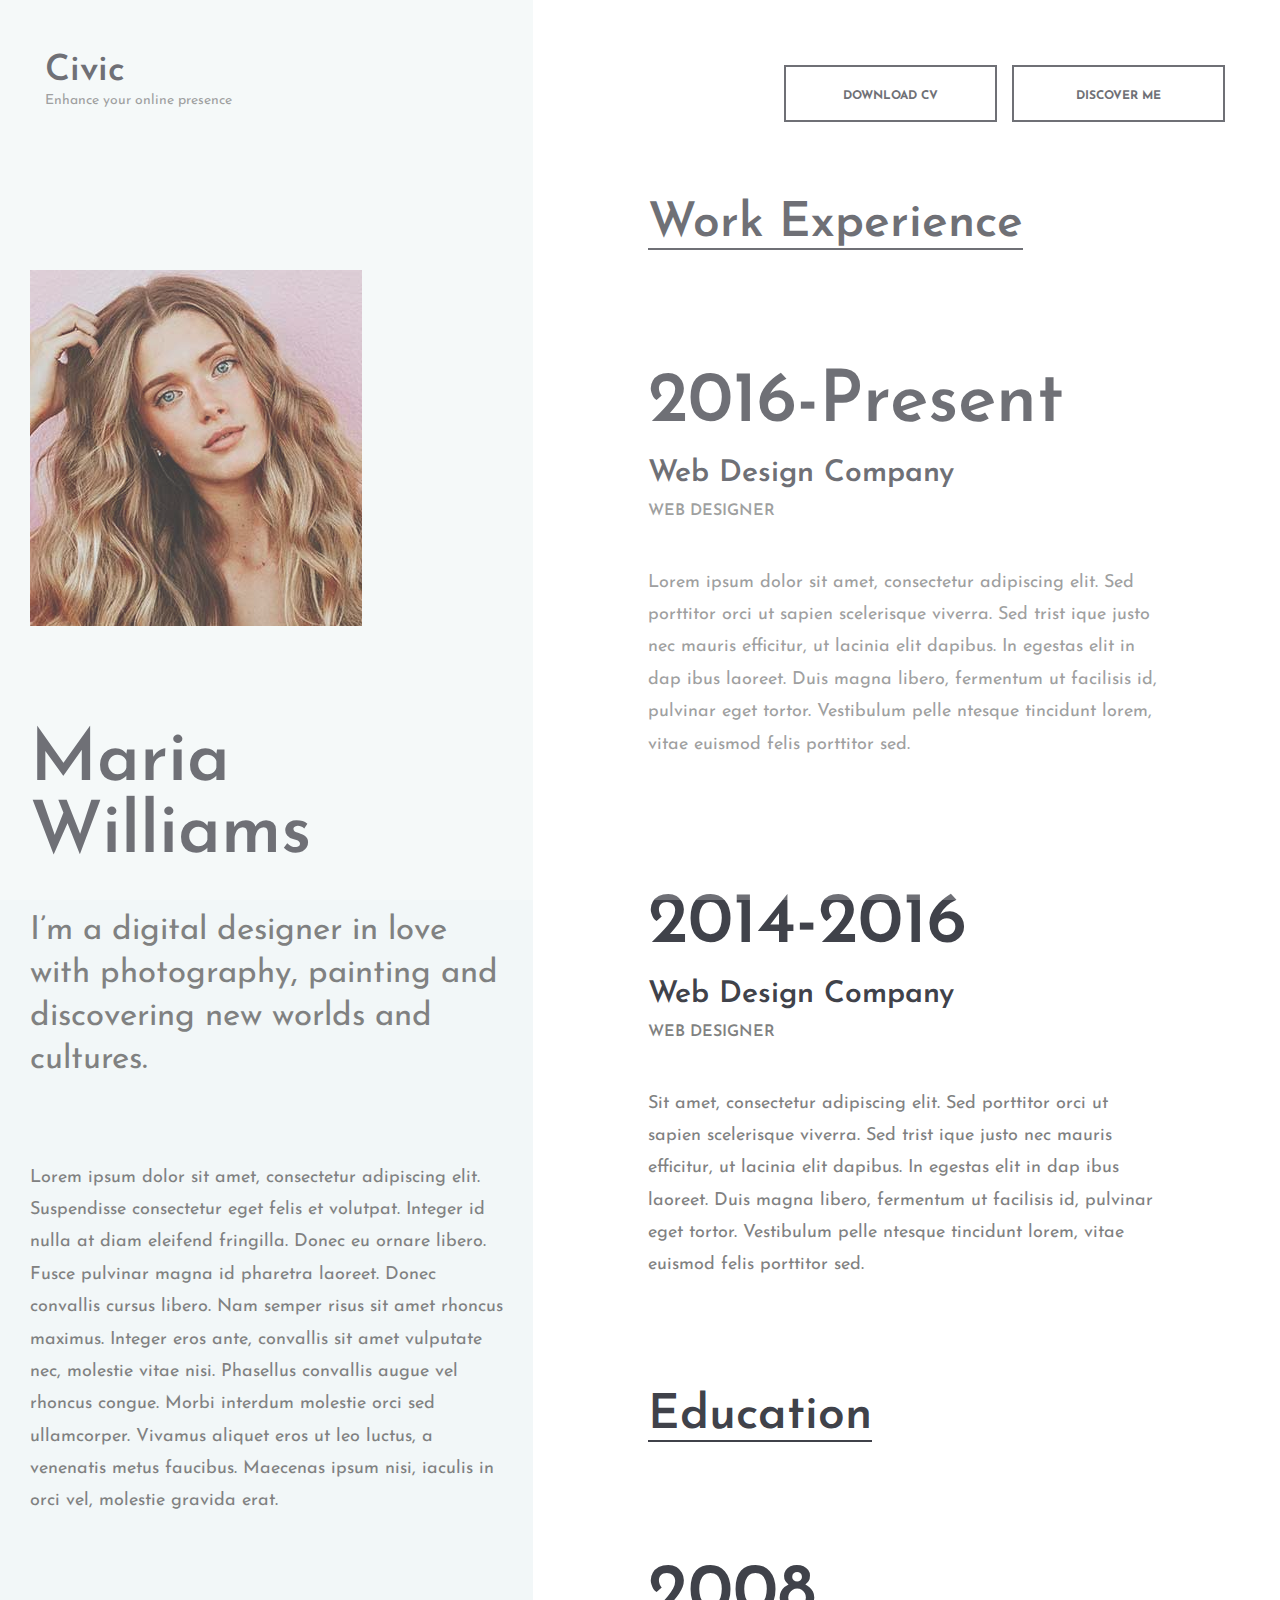
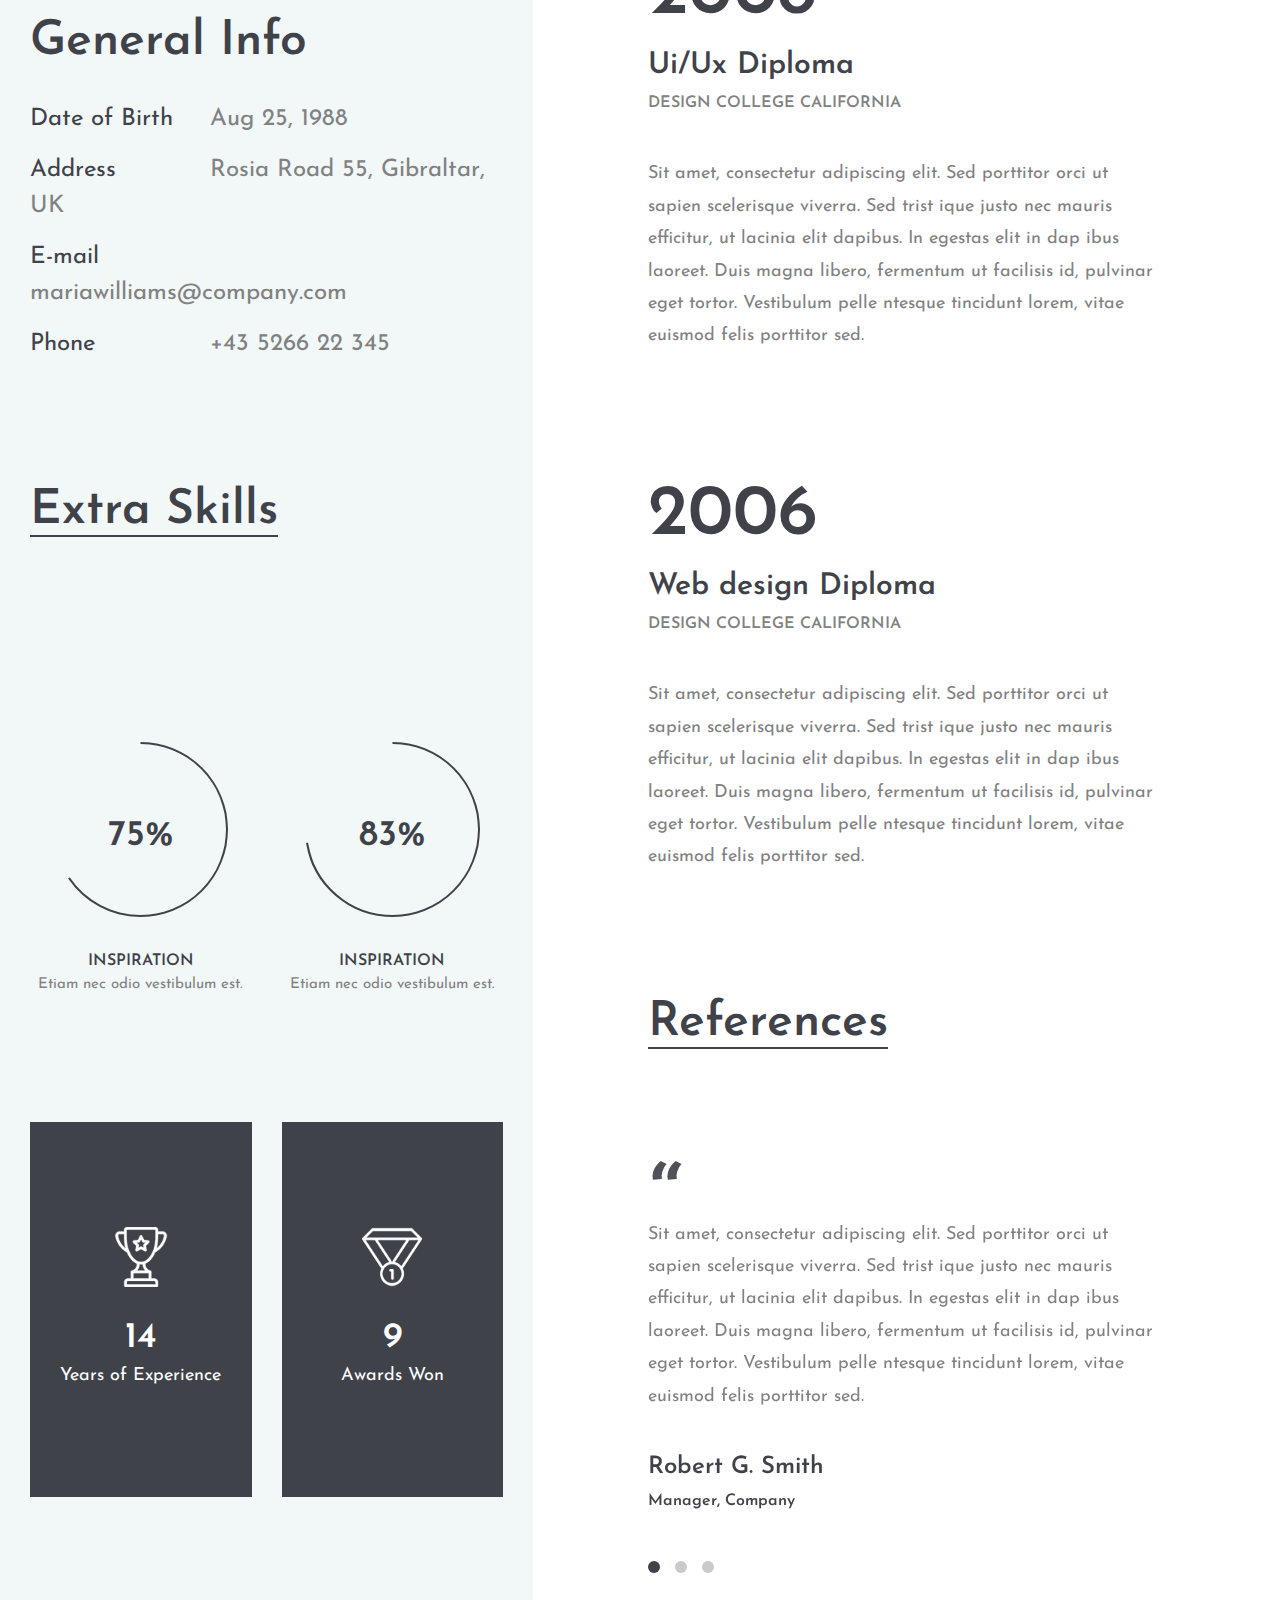
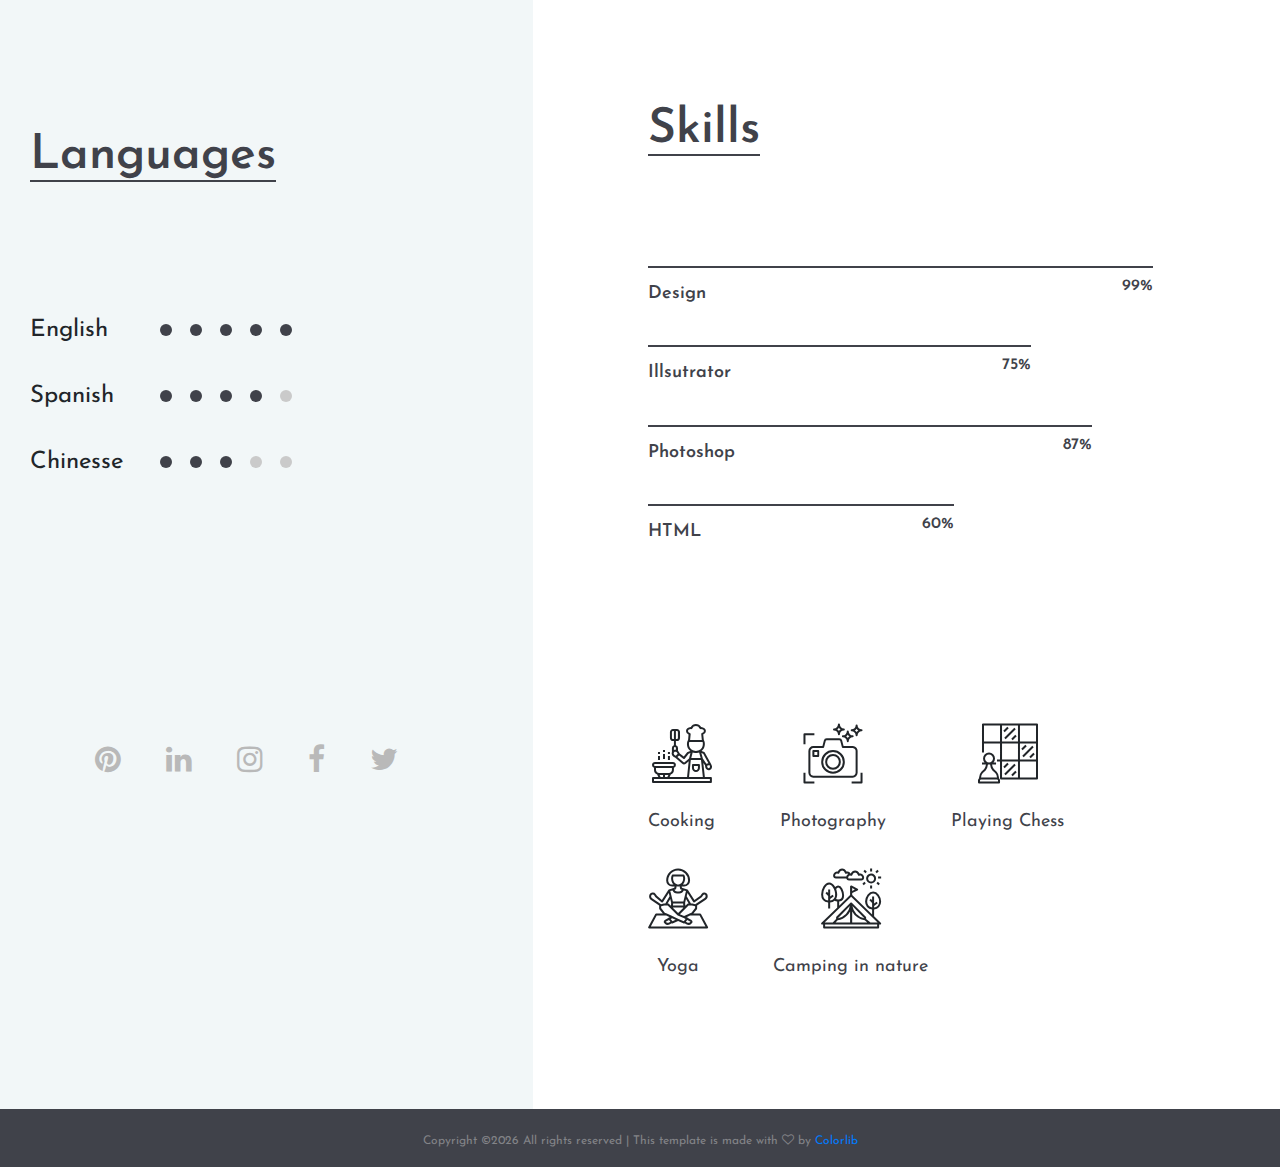
<file: civic/home3.html>
<!DOCTYPE html>
<html lang="en">
<head>
	<title>Civic - CV Resume</title>
	<meta charset="UTF-8">
	<meta name="description" content="Civic - CV Resume">
	<meta name="keywords" content="resume, civic, onepage, creative, html">
	<meta name="viewport" content="width=device-width, initial-scale=1.0">
	<!-- Favicon -->   
	<link href="img/favicon.ico" rel="shortcut icon"/>

	<!-- Google Fonts -->
	<link href="https://fonts.googleapis.com/css?family=Josefin+Sans:400,400i,600,600i,700" rel="stylesheet">

	<!-- Stylesheets -->
	<link rel="stylesheet" href="css/bootstrap.min.css"/>
	<link rel="stylesheet" href="css/font-awesome.min.css"/>
	<link rel="stylesheet" href="css/flaticon.css"/>
	<link rel="stylesheet" href="css/owl.carousel.css"/>
	<link rel="stylesheet" href="css/magnific-popup.css"/>
	<link rel="stylesheet" href="css/style.css"/>


	<!--[if lt IE 9]>
	  <script src="https://oss.maxcdn.com/html5shiv/3.7.2/html5shiv.min.js"></script>
	  <script src="https://oss.maxcdn.com/respond/1.4.2/respond.min.js"></script>
	<![endif]-->

</head>
<body>
	<!-- Page Preloder -->
	<div id="preloder">
		<div class="loader"></div>
	</div>
	
	<div class="home-three-style">
		<!-- Header section start -->
		<header class="header-section">
			<div class="container-fluid">
				<div class="row">
					<div class="col-md-4">
						<div class="site-logo">
							<h2><a href="#">Civic</a></h2>
							<p>Enhance your online presence</p>
						</div>
					</div>
					<div class="col-md-8 text-md-right header-buttons">
						<a href="#" class="site-btn">Download CV</a>
						<a href="#" class="site-btn">Discover me</a>
					</div>
				</div>
			</div>
		</header>
		<!-- Header section end -->
		
		<div class="container-fluid p-0">
			<div class="row m-0">
				<div class="col-xl-5 col-lg-5 p-0">
					<div class="main-left-area h-100">
						<section class="intro-section">
							<figure class="hero-image">
								<img src="img/hero-3.jpg" alt="">
							</figure>
							<div class="hero-text">
								<h2>Maria<br>Williams</h2>
								<p>I’m a digital designer in love with photography, painting and discovering new worlds and cultures.</p>
							</div>
							<p class="mb-5">Lorem ipsum dolor sit amet, consectetur adipiscing elit. Suspendisse consectetur eget felis et volutpat. Integer id nulla at diam eleifend fringilla. Donec eu ornare libero. Fusce pulvinar magna id pharetra laoreet. Donec convallis cursus libero. Nam semper risus sit amet rhoncus maximus. Integer eros ante, convallis sit amet vulputate nec, molestie vitae nisi. Phasellus convallis augue vel rhoncus congue. Morbi interdum molestie orci sed ullamcorper. Vivamus aliquet eros ut leo luctus, a venenatis metus faucibus. Maecenas ipsum nisi, iaculis in orci vel, molestie gravida erat. </p>
							<div class="hero-info pt-5">
								<h2>General Info</h2>
								<ul>
									<li><span>Date of Birth</span>Aug 25, 1988</li>
									<li><span>Address</span>Rosia Road 55, Gibraltar, UK</li>
									<li><span>E-mail</span>mariawilliams@company.com</li>
									<li><span>Phone </span>+43 5266 22 345</li>
								</ul>
							</div>
						</section>

						<section class="extra-section spad">
							<div class="section-title">
								<h2>Extra Skills</h2>
							</div>
							<div class="row">
								<div class="col-md-6 text-center">
									<div class="fact-box trans">
										<div class="fact-content">
											<div class="circle-progress">
												<div id="progress1" class="prog-circle"></div>
												<div class="progress-info">
													<h2>75%</h2>
												</div>
												<div class="prog-title">
													<h3>Inspiration</h3>
													<p>Etiam nec odio vestibulum est.</p>
												</div>			
											</div>
										</div>
									</div>
								</div>
								<div class="col-md-6 text-center">
									<div class="fact-box trans">
										<div class="fact-content">
											<div class="circle-progress">
												<div id="progress2" class="prog-circle"></div>
												<div class="progress-info">
													<h2>83%</h2>
												</div>
												<div class="prog-title">
													<h3>Inspiration</h3>
													<p>Etiam nec odio vestibulum est.</p>
												</div>			
											</div>
										</div>
									</div>
								</div>
								<div class="col-md-6">
									<div class="fact-box">
										<div class="fact-content">
											<img src="img/icon/1-w.png" alt="">
											<h2>14</h2>
											<p>Years of Experience</p>
										</div>
									</div>
								</div>
								<div class="col-md-6">
									<div class="fact-box">
										<div class="fact-content">
											<img src="img/icon/2-w.png" alt="">
											<h2>9</h2>
											<p>Awards Won</p>
										</div>
									</div>
								</div>
							</div>
						</section>
						<section class="language-section spad">
							<div class="section-title">
								<h2>Languages</h2>
							</div>
							<ul class="language-progress">
								<li>English <div class="lan-prog" data-lanprogesss="5"></div></li>
								<li>Spanish <div class="lan-prog" data-lanprogesss="4"></div></li>
								<li>Chinesse <div class="lan-prog" data-lanprogesss="3"></div></li>
							</ul>
						</section>
						<div class="social-links">
							<a href=""><i class="fa fa-pinterest"></i></a>
							<a href=""><i class="fa fa-linkedin"></i></a>
							<a href=""><i class="fa fa-instagram"></i></a>
							<a href=""><i class="fa fa-facebook"></i></a>
							<a href=""><i class="fa fa-twitter"></i></a>
						</div>
					</div>
				</div>

				<div class="col-xl-6 col-lg-7">
					<div class="main-right-area">
						<!-- Resume section start -->
						<section class="resume-section spad pt-0">
							<div class="section-title">
								<h2>Work Experience</h2>
							</div>
							<ul class="resume-list">
								<li>
									<h2>2016-Present</h2>
									<h3>Web Design Company</h3>
									<h4>Web Designer</h4>
									<p>Lorem ipsum dolor sit amet, consectetur adipiscing elit. Sed porttitor orci ut sapien scelerisque viverra. Sed trist ique justo nec mauris efficitur, ut lacinia elit dapibus. In egestas elit in dap ibus laoreet. Duis magna libero, fermentum ut facilisis id, pulvinar eget tortor. Vestibulum pelle ntesque tincidunt lorem, vitae euismod felis porttitor sed. </p>
								</li>
								<li>
									<h2>2014-2016</h2>
									<h3>Web Design Company</h3>
									<h4>Web Designer</h4>
									<p>Sit amet, consectetur adipiscing elit. Sed porttitor orci ut sapien scelerisque viverra. Sed trist ique justo nec mauris efficitur, ut lacinia elit dapibus. In egestas elit in dap ibus laoreet. Duis magna libero, fermentum ut facilisis id, pulvinar eget tortor. Vestibulum pelle ntesque tincidunt lorem, vitae euismod felis porttitor sed. </p>
								</li>
							</ul>
						</section>
						<!-- Resume section end -->

						<!-- Resume section start -->
						<section class="resume-section">
							<div class="section-title">
								<h2>Education</h2>
							</div>
							<ul class="resume-list">
								<li>
									<h2>2008</h2>
									<h3>Ui/Ux Diploma</h3>
									<h4>Design College California</h4>
									<p>Sit amet, consectetur adipiscing elit. Sed porttitor orci ut sapien scelerisque viverra. Sed trist ique justo nec mauris efficitur, ut lacinia elit dapibus. In egestas elit in dap ibus laoreet. Duis magna libero, fermentum ut facilisis id, pulvinar eget tortor. Vestibulum pelle ntesque tincidunt lorem, vitae euismod felis porttitor sed. </p>
								</li>
								<li>
									<h2>2006</h2>
									<h3>Web design Diploma</h3>
									<h4>Design College California</h4>
									<p>Sit amet, consectetur adipiscing elit. Sed porttitor orci ut sapien scelerisque viverra. Sed trist ique justo nec mauris efficitur, ut lacinia elit dapibus. In egestas elit in dap ibus laoreet. Duis magna libero, fermentum ut facilisis id, pulvinar eget tortor. Vestibulum pelle ntesque tincidunt lorem, vitae euismod felis porttitor sed. </p>
								</li>
							</ul>
						</section>
						<!-- Resume section end -->
						
						<!-- Review section start -->
						<section class="review-section spad">
							<div class="section-title">
								<h2>References</h2>
							</div>
							<div class="review-slider owl-carousel">
								<div class="single-review">
									<div class="qut">“</div>
									<p>Sit amet, consectetur adipiscing elit. Sed porttitor orci ut sapien scelerisque viverra. Sed trist ique justo nec mauris efficitur, ut lacinia elit dapibus. In egestas elit in dap ibus laoreet. Duis magna libero, fermentum ut facilisis id, pulvinar eget tortor. Vestibulum pelle ntesque tincidunt lorem, vitae euismod felis porttitor sed. </p>
									<h3>Robert G. Smith</h3>
									<h4>Manager, Company</h4>
								</div>
								<div class="single-review">
									<div class="qut">“</div>
									<p>Sit amet, consectetur adipiscing elit. Sed porttitor orci ut sapien scelerisque viverra. Sed trist ique justo nec mauris efficitur, ut lacinia elit dapibus. In egestas elit in dap ibus laoreet. Duis magna libero, fermentum ut facilisis id, pulvinar eget tortor. Vestibulum pelle ntesque tincidunt lorem, vitae euismod felis porttitor sed. </p>
									<h3>Robert G. Smith</h3>
									<h4>Manager, Company</h4>
								</div>
								<div class="single-review">
									<div class="qut">“</div>
									<p>Sit amet, consectetur adipiscing elit. Sed porttitor orci ut sapien scelerisque viverra. Sed trist ique justo nec mauris efficitur, ut lacinia elit dapibus. In egestas elit in dap ibus laoreet. Duis magna libero, fermentum ut facilisis id, pulvinar eget tortor. Vestibulum pelle ntesque tincidunt lorem, vitae euismod felis porttitor sed. </p>
									<h3>Robert G. Smith</h3>
									<h4>Manager, Company</h4>
								</div>
							</div>
						</section>
						<!-- skill section start -->
						<div class="skill-section">
							<div class="section-title">
								<h2>Skills</h2>
							</div>
							<div class="skills">
								<div class="single-progress-item">
									<div class="progress-bar-style" data-progress="99"></div>
									<p>Design</p>
								</div>
								<div class="single-progress-item">
									<div class="progress-bar-style" data-progress="75"></div>
									<p>Illsutrator</p>
								</div>
								<div class="single-progress-item">
									<div class="progress-bar-style" data-progress="87"></div>
									<p>Photoshop</p>
								</div>
								<div class="single-progress-item">
									<div class="progress-bar-style" data-progress="60"></div>
									<p>HTML</p>
								</div>
							</div>
							<div class="icon-box-area spad">
								<div class="icon-box">
									<i class="flaticon-032-cooking"></i>
									<p>Cooking</p>
								</div>
								<div class="icon-box">
									<i class="flaticon-015-photo-camera"></i>
									<p>Photography</p>
								</div>
								<div class="icon-box">
									<i class="flaticon-013-chess-1"></i>
									<p>Playing Chess</p>
								</div>
								<div class="icon-box">
									<i class="flaticon-001-yoga"></i>
									<p>Yoga</p>
								</div>
								<div class="icon-box">
									<i class="flaticon-035-tent"></i>
									<p>Camping in nature</p>
								</div>
							</div>
						</div>
						<!-- skill section end -->
					</div>
				</div>
			</div>
		</div>
	</div>

	<!-- Footer section start -->
	<footer class="footer-section">
		<div class="container text-center">
			<div class="copyright"><!-- Link back to Colorlib can't be removed. Template is licensed under CC BY 3.0. -->
Copyright &copy;<script>document.write(new Date().getFullYear());</script> All rights reserved | This template is made with <i class="fa fa-heart-o" aria-hidden="true"></i> by <a href="https://colorlib.com" target="_blank">Colorlib</a>
<!-- Link back to Colorlib can't be removed. Template is licensed under CC BY 3.0. -->
</div>
		</div>
	</footer>
	<!-- Footer section end -->
		

	<!--====== Javascripts & Jquery ======-->
	<script src="js/jquery-2.1.4.min.js"></script>
	<script src="js/bootstrap.min.js"></script>
	<script src="js/owl.carousel.min.js"></script>
	<script src="js/magnific-popup.min.js"></script>
	<script src="js/circle-progress.min.js"></script>
	<script src="js/main.js"></script>
</body>
</html>
</file>
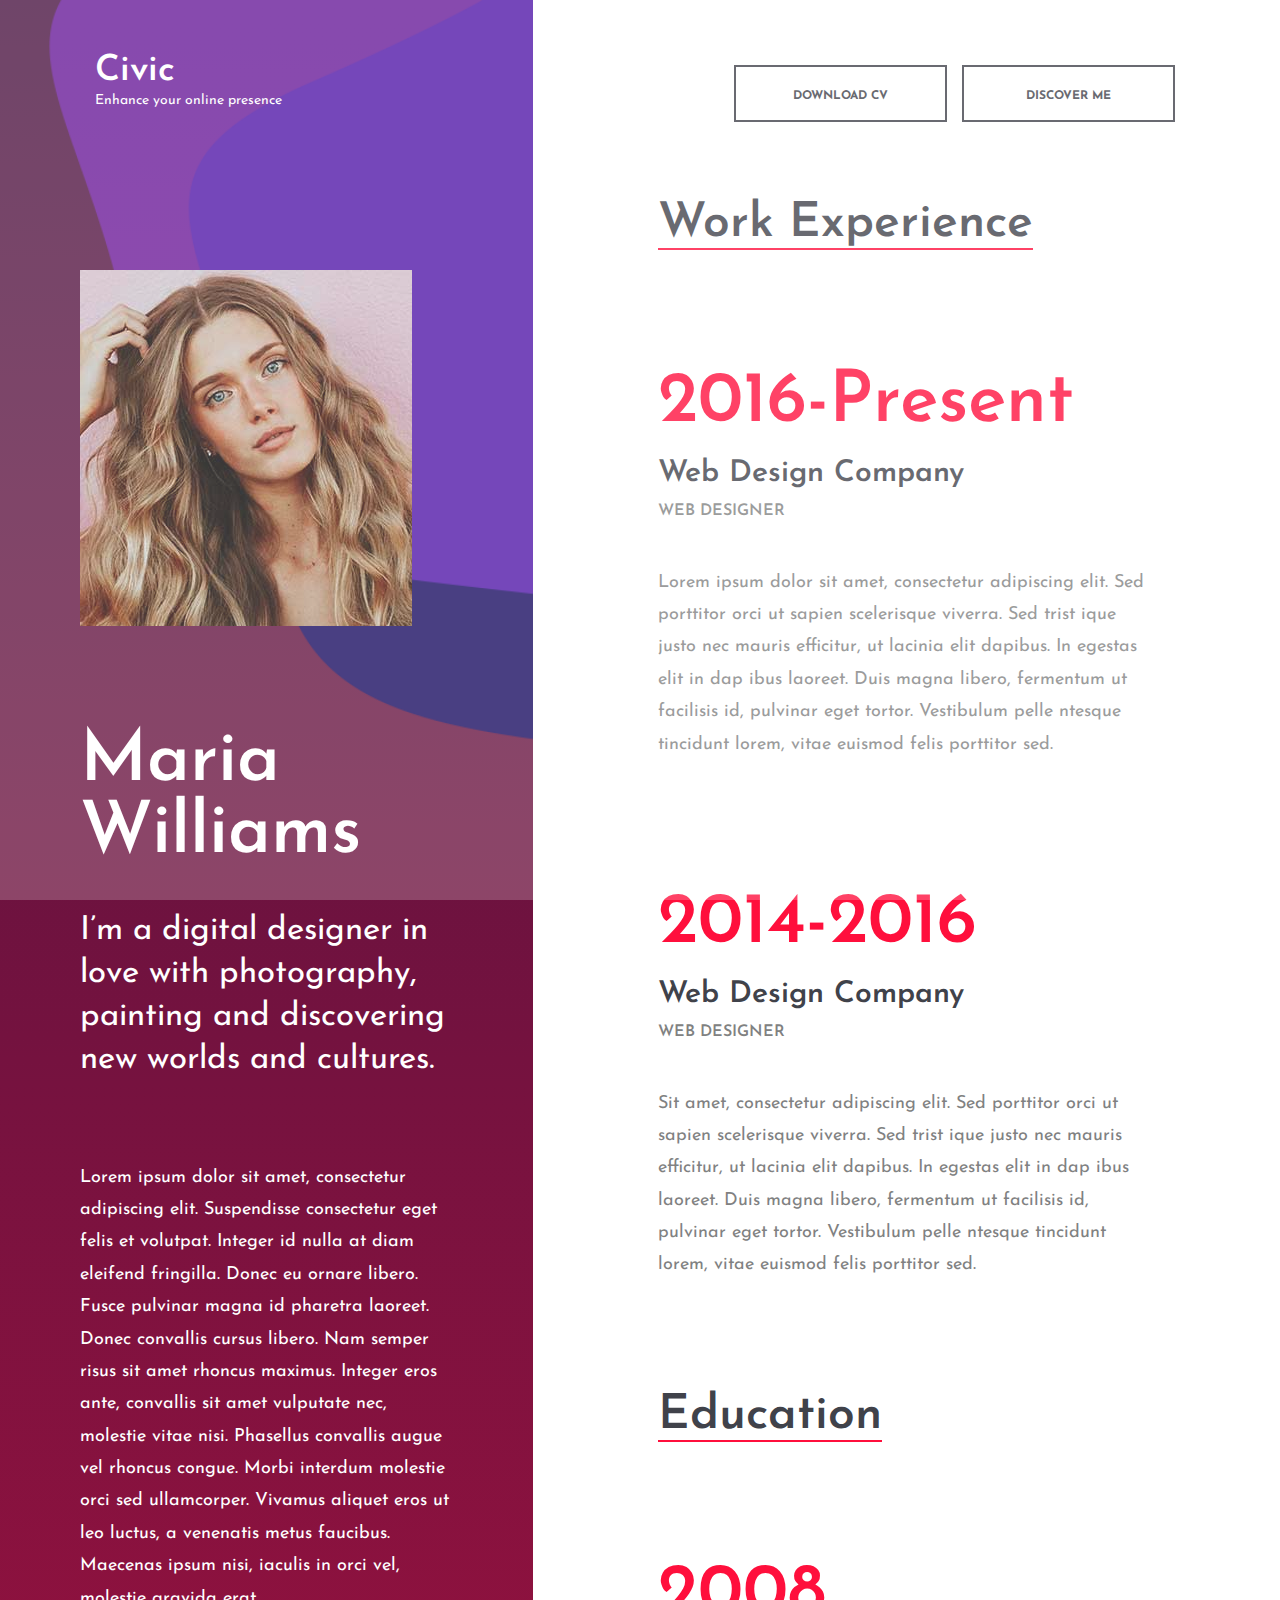
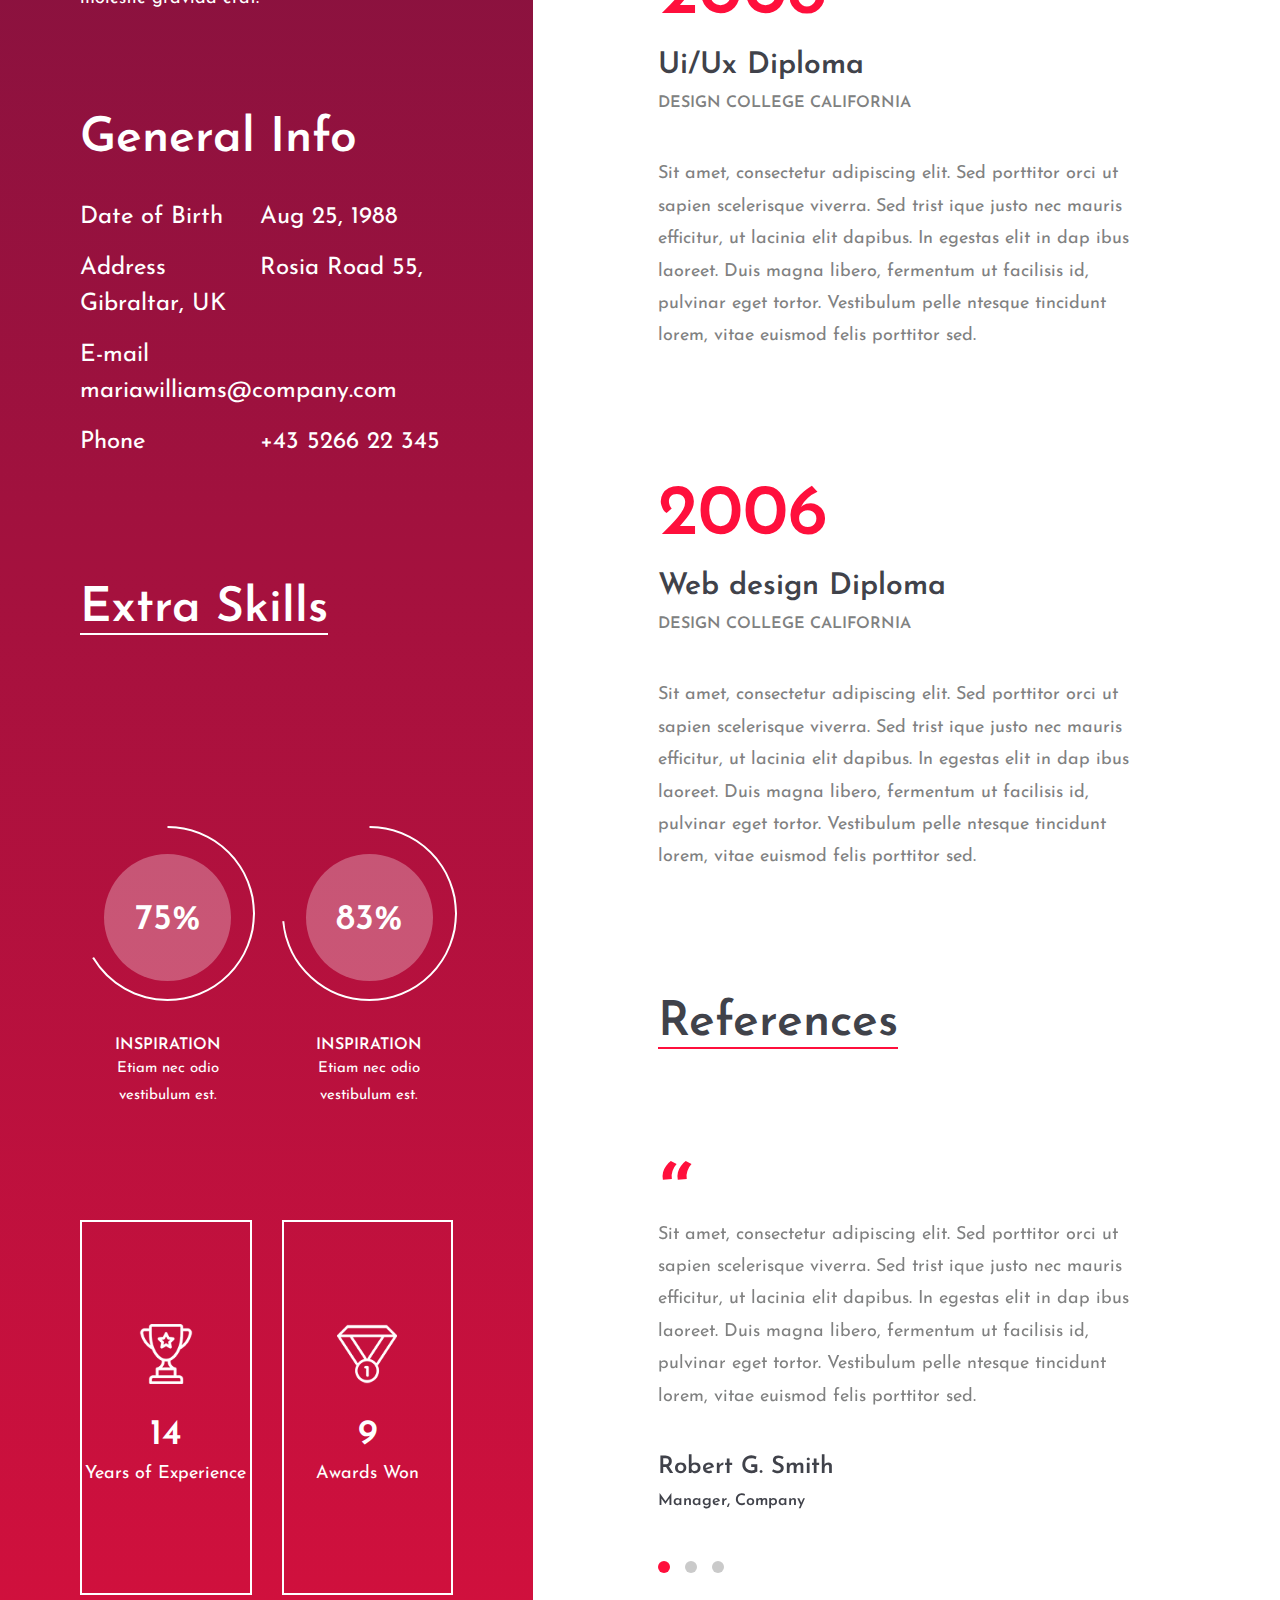
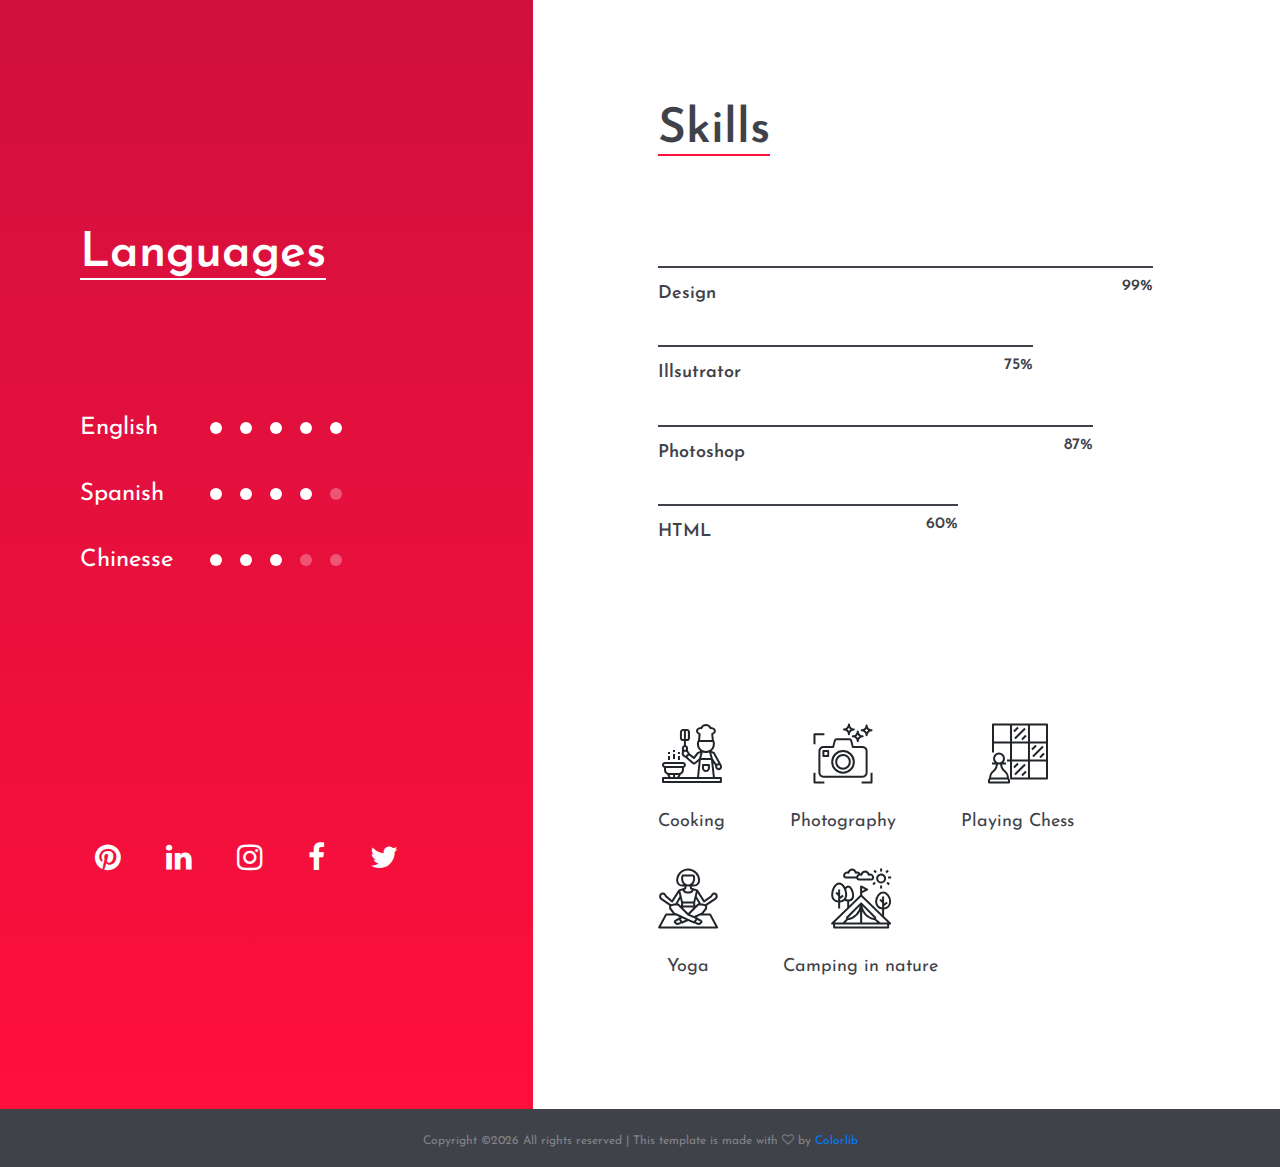
<file: civic/home4.html>
<!DOCTYPE html>
<html lang="en">
<head>
	<title>Civic - CV Resume</title>
	<meta charset="UTF-8">
	<meta name="description" content="Civic - CV Resume">
	<meta name="keywords" content="resume, civic, onepage, creative, html">
	<meta name="viewport" content="width=device-width, initial-scale=1.0">
	<!-- Favicon -->   
	<link href="img/favicon.ico" rel="shortcut icon"/>

	<!-- Google Fonts -->
	<link href="https://fonts.googleapis.com/css?family=Josefin+Sans:400,400i,600,600i,700" rel="stylesheet">

	<!-- Stylesheets -->
	<link rel="stylesheet" href="css/bootstrap.min.css"/>
	<link rel="stylesheet" href="css/font-awesome.min.css"/>
	<link rel="stylesheet" href="css/flaticon.css"/>
	<link rel="stylesheet" href="css/owl.carousel.css"/>
	<link rel="stylesheet" href="css/magnific-popup.css"/>
	<link rel="stylesheet" href="css/style.css"/>


	<!--[if lt IE 9]>
	  <script src="https://oss.maxcdn.com/html5shiv/3.7.2/html5shiv.min.js"></script>
	  <script src="https://oss.maxcdn.com/respond/1.4.2/respond.min.js"></script>
	<![endif]-->

</head>
<body>
	<!-- Page Preloder -->
	<div id="preloder">
		<div class="loader"></div>
	</div>
	
	<div class="home-four-style">
		<!-- Header section start -->
		<header class="header-section">
			<div class="container-fluid">
				<div class="row">
					<div class="col-md-4">
						<div class="site-logo">
							<h2><a href="#">Civic</a></h2>
							<p>Enhance your online presence</p>
						</div>
					</div>
					<div class="col-md-8 text-md-right header-buttons">
						<a href="#" class="site-btn">Download CV</a>
						<a href="#" class="site-btn">Discover me</a>
					</div>
				</div>
			</div>
		</header>
		<!-- Header section end -->

		<div class="container-fluid p-0">
			<div class="row m-0">
				<div class="col-xl-5 col-lg-5 p-0">
					<div class="main-left-area h-100">
						<!-- hero section -->
						<section class="intro-section">
							<figure class="hero-image">
								<img src="img/hero-3.jpg" alt="">
							</figure>
							<div class="hero-text">
								<h2>Maria<br>Williams</h2>
								<p>I’m a digital designer in love with photography, painting and discovering new worlds and cultures.</p>
							</div>
							<p class="mb-5">Lorem ipsum dolor sit amet, consectetur adipiscing elit. Suspendisse consectetur eget felis et volutpat. Integer id nulla at diam eleifend fringilla. Donec eu ornare libero. Fusce pulvinar magna id pharetra laoreet. Donec convallis cursus libero. Nam semper risus sit amet rhoncus maximus. Integer eros ante, convallis sit amet vulputate nec, molestie vitae nisi. Phasellus convallis augue vel rhoncus congue. Morbi interdum molestie orci sed ullamcorper. Vivamus aliquet eros ut leo luctus, a venenatis metus faucibus. Maecenas ipsum nisi, iaculis in orci vel, molestie gravida erat. </p>
							<div class="hero-info pt-5">
								<h2>General Info</h2>
								<ul>
									<li><span>Date of Birth</span>Aug 25, 1988</li>
									<li><span>Address</span>Rosia Road 55, Gibraltar, UK</li>
									<li><span>E-mail</span>mariawilliams@company.com</li>
									<li><span>Phone </span>+43 5266 22 345</li>
								</ul>
							</div>
						</section>
						<!-- extra section -->
						<section class="extra-section spad">
							<div class="section-title">
								<h2>Extra Skills</h2>
							</div>
							<div class="row">
								<div class="col-md-6 text-center">
									<div class="fact-box trans">
										<div class="fact-content">
											<div class="circle-progress">
												<div id="progress3" class="prog-circle"></div>
												<div class="progress-info">
													<h2>75%</h2>
												</div>
												<div class="prog-title">
													<h3>Inspiration</h3>
													<p>Etiam nec odio vestibulum est.</p>
												</div>			
											</div>
										</div>
									</div>
								</div>
								<div class="col-md-6 text-center">
									<div class="fact-box trans">
										<div class="fact-content">
											<div class="circle-progress">
												<div id="progress4" class="prog-circle"></div>
												<div class="progress-info">
													<h2>83%</h2>
												</div>
												<div class="prog-title">
													<h3>Inspiration</h3>
													<p>Etiam nec odio vestibulum est.</p>
												</div>			
											</div>
										</div>
									</div>
								</div>
								<div class="col-md-6">
									<div class="fact-box">
										<div class="fact-content">
											<img src="img/icon/1-w.png" alt="">
											<h2>14</h2>
											<p>Years of Experience</p>
										</div>
									</div>
								</div>
								<div class="col-md-6">
									<div class="fact-box">
										<div class="fact-content">
											<img src="img/icon/2-w.png" alt="">
											<h2>9</h2>
											<p>Awards Won</p>
										</div>
									</div>
								</div>
							</div>
						</section>
						<!-- language skill section -->
						<section class="language-section spad">
							<div class="section-title">
								<h2>Languages</h2>
							</div>
							<ul class="language-progress">
								<li>English <div class="lan-prog" data-lanprogesss="5"></div></li>
								<li>Spanish <div class="lan-prog" data-lanprogesss="4"></div></li>
								<li>Chinesse <div class="lan-prog" data-lanprogesss="3"></div></li>
							</ul>
						</section>
						<div class="social-links">
							<a href=""><i class="fa fa-pinterest"></i></a>
							<a href=""><i class="fa fa-linkedin"></i></a>
							<a href=""><i class="fa fa-instagram"></i></a>
							<a href=""><i class="fa fa-facebook"></i></a>
							<a href=""><i class="fa fa-twitter"></i></a>
						</div>
					</div>
				</div>
				<div class="col-xl-6 col-lg-7">
					<div class="main-right-area">
						<!-- Resume section start -->
						<section class="resume-section spad pt-0">
							<div class="section-title">
								<h2>Work Experience</h2>
							</div>
							<ul class="resume-list">
								<li>
									<h2>2016-Present</h2>
									<h3>Web Design Company</h3>
									<h4>Web Designer</h4>
									<p>Lorem ipsum dolor sit amet, consectetur adipiscing elit. Sed porttitor orci ut sapien scelerisque viverra. Sed trist ique justo nec mauris efficitur, ut lacinia elit dapibus. In egestas elit in dap ibus laoreet. Duis magna libero, fermentum ut facilisis id, pulvinar eget tortor. Vestibulum pelle ntesque tincidunt lorem, vitae euismod felis porttitor sed. </p>
								</li>
								<li>
									<h2>2014-2016</h2>
									<h3>Web Design Company</h3>
									<h4>Web Designer</h4>
									<p>Sit amet, consectetur adipiscing elit. Sed porttitor orci ut sapien scelerisque viverra. Sed trist ique justo nec mauris efficitur, ut lacinia elit dapibus. In egestas elit in dap ibus laoreet. Duis magna libero, fermentum ut facilisis id, pulvinar eget tortor. Vestibulum pelle ntesque tincidunt lorem, vitae euismod felis porttitor sed. </p>
								</li>
							</ul>
						</section>
						<!-- Resume section end -->

						<!-- Resume section start -->
						<section class="resume-section">
							<div class="section-title">
								<h2>Education</h2>
							</div>
							<ul class="resume-list">
								<li>
									<h2>2008</h2>
									<h3>Ui/Ux Diploma</h3>
									<h4>Design College California</h4>
									<p>Sit amet, consectetur adipiscing elit. Sed porttitor orci ut sapien scelerisque viverra. Sed trist ique justo nec mauris efficitur, ut lacinia elit dapibus. In egestas elit in dap ibus laoreet. Duis magna libero, fermentum ut facilisis id, pulvinar eget tortor. Vestibulum pelle ntesque tincidunt lorem, vitae euismod felis porttitor sed. </p>
								</li>
								<li>
									<h2>2006</h2>
									<h3>Web design Diploma</h3>
									<h4>Design College California</h4>
									<p>Sit amet, consectetur adipiscing elit. Sed porttitor orci ut sapien scelerisque viverra. Sed trist ique justo nec mauris efficitur, ut lacinia elit dapibus. In egestas elit in dap ibus laoreet. Duis magna libero, fermentum ut facilisis id, pulvinar eget tortor. Vestibulum pelle ntesque tincidunt lorem, vitae euismod felis porttitor sed. </p>
								</li>
							</ul>
						</section>
						<!-- Resume section end -->

						
						<!-- Review section start -->
						<section class="review-section spad">
							<div class="section-title">
								<h2>References</h2>
							</div>
							<div class="review-slider owl-carousel">
								<div class="single-review">
									<div class="qut">“</div>
									<p>Sit amet, consectetur adipiscing elit. Sed porttitor orci ut sapien scelerisque viverra. Sed trist ique justo nec mauris efficitur, ut lacinia elit dapibus. In egestas elit in dap ibus laoreet. Duis magna libero, fermentum ut facilisis id, pulvinar eget tortor. Vestibulum pelle ntesque tincidunt lorem, vitae euismod felis porttitor sed. </p>
									<h3>Robert G. Smith</h3>
									<h4>Manager, Company</h4>
								</div>
								<div class="single-review">
									<div class="qut">“</div>
									<p>Sit amet, consectetur adipiscing elit. Sed porttitor orci ut sapien scelerisque viverra. Sed trist ique justo nec mauris efficitur, ut lacinia elit dapibus. In egestas elit in dap ibus laoreet. Duis magna libero, fermentum ut facilisis id, pulvinar eget tortor. Vestibulum pelle ntesque tincidunt lorem, vitae euismod felis porttitor sed. </p>
									<h3>Robert G. Smith</h3>
									<h4>Manager, Company</h4>
								</div>
								<div class="single-review">
									<div class="qut">“</div>
									<p>Sit amet, consectetur adipiscing elit. Sed porttitor orci ut sapien scelerisque viverra. Sed trist ique justo nec mauris efficitur, ut lacinia elit dapibus. In egestas elit in dap ibus laoreet. Duis magna libero, fermentum ut facilisis id, pulvinar eget tortor. Vestibulum pelle ntesque tincidunt lorem, vitae euismod felis porttitor sed. </p>
									<h3>Robert G. Smith</h3>
									<h4>Manager, Company</h4>
								</div>
							</div>
						</section>
						<!-- skill section start -->
						<div class="skill-section">
							<div class="section-title">
								<h2>Skills</h2>
							</div>
							<!-- progress bars -->
							<div class="skills">
								<div class="single-progress-item">
									<div class="progress-bar-style" data-progress="99"></div>
									<p>Design</p>
								</div>
								<div class="single-progress-item">
									<div class="progress-bar-style" data-progress="75"></div>
									<p>Illsutrator</p>
								</div>
								<div class="single-progress-item">
									<div class="progress-bar-style" data-progress="87"></div>
									<p>Photoshop</p>
								</div>
								<div class="single-progress-item">
									<div class="progress-bar-style" data-progress="60"></div>
									<p>HTML</p>
								</div>
							</div>
							<!-- icon boxes -->
							<div class="icon-box-area spad">
								<div class="icon-box">
									<i class="flaticon-032-cooking"></i>
									<p>Cooking</p>
								</div>
								<div class="icon-box">
									<i class="flaticon-015-photo-camera"></i>
									<p>Photography</p>
								</div>
								<div class="icon-box">
									<i class="flaticon-013-chess-1"></i>
									<p>Playing Chess</p>
								</div>
								<div class="icon-box">
									<i class="flaticon-001-yoga"></i>
									<p>Yoga</p>
								</div>
								<div class="icon-box">
									<i class="flaticon-035-tent"></i>
									<p>Camping in nature</p>
								</div>
							</div>
						</div>
						<!-- skill section end -->
					</div>
				</div>
			</div>
		</div>
	</div>
	<!-- Footer section start -->
	<footer class="footer-section">
		<div class="container text-center">
			<div class="copyright"><!-- Link back to Colorlib can't be removed. Template is licensed under CC BY 3.0. -->
Copyright &copy;<script>document.write(new Date().getFullYear());</script> All rights reserved | This template is made with <i class="fa fa-heart-o" aria-hidden="true"></i> by <a href="https://colorlib.com" target="_blank">Colorlib</a>
<!-- Link back to Colorlib can't be removed. Template is licensed under CC BY 3.0. -->
</div>
		</div>
	</footer>
	<!-- Footer section end -->
		

	<!--====== Javascripts & Jquery ======-->
	<script src="js/jquery-2.1.4.min.js"></script>
	<script src="js/bootstrap.min.js"></script>
	<script src="js/owl.carousel.min.js"></script>
	<script src="js/magnific-popup.min.js"></script>
	<script src="js/circle-progress.min.js"></script>
	<script src="js/main.js"></script>
</body>
</html>
</file>
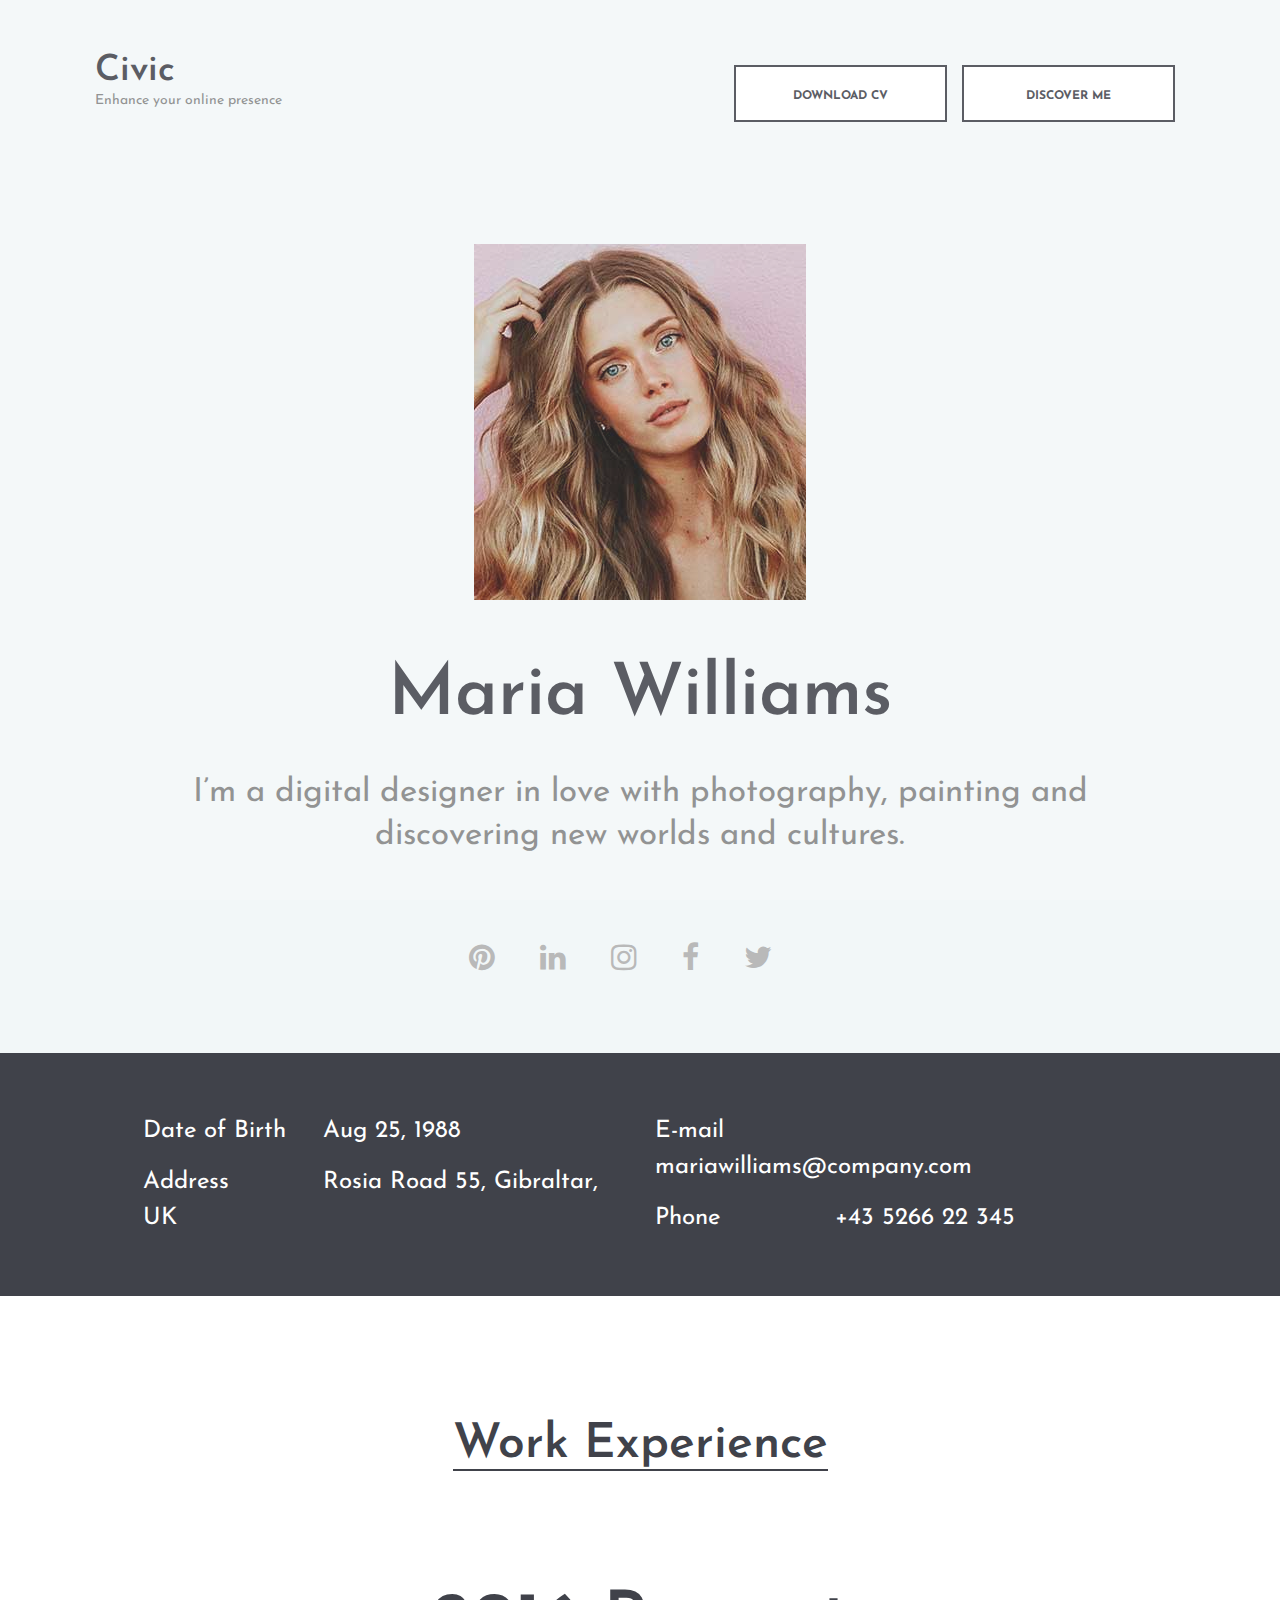
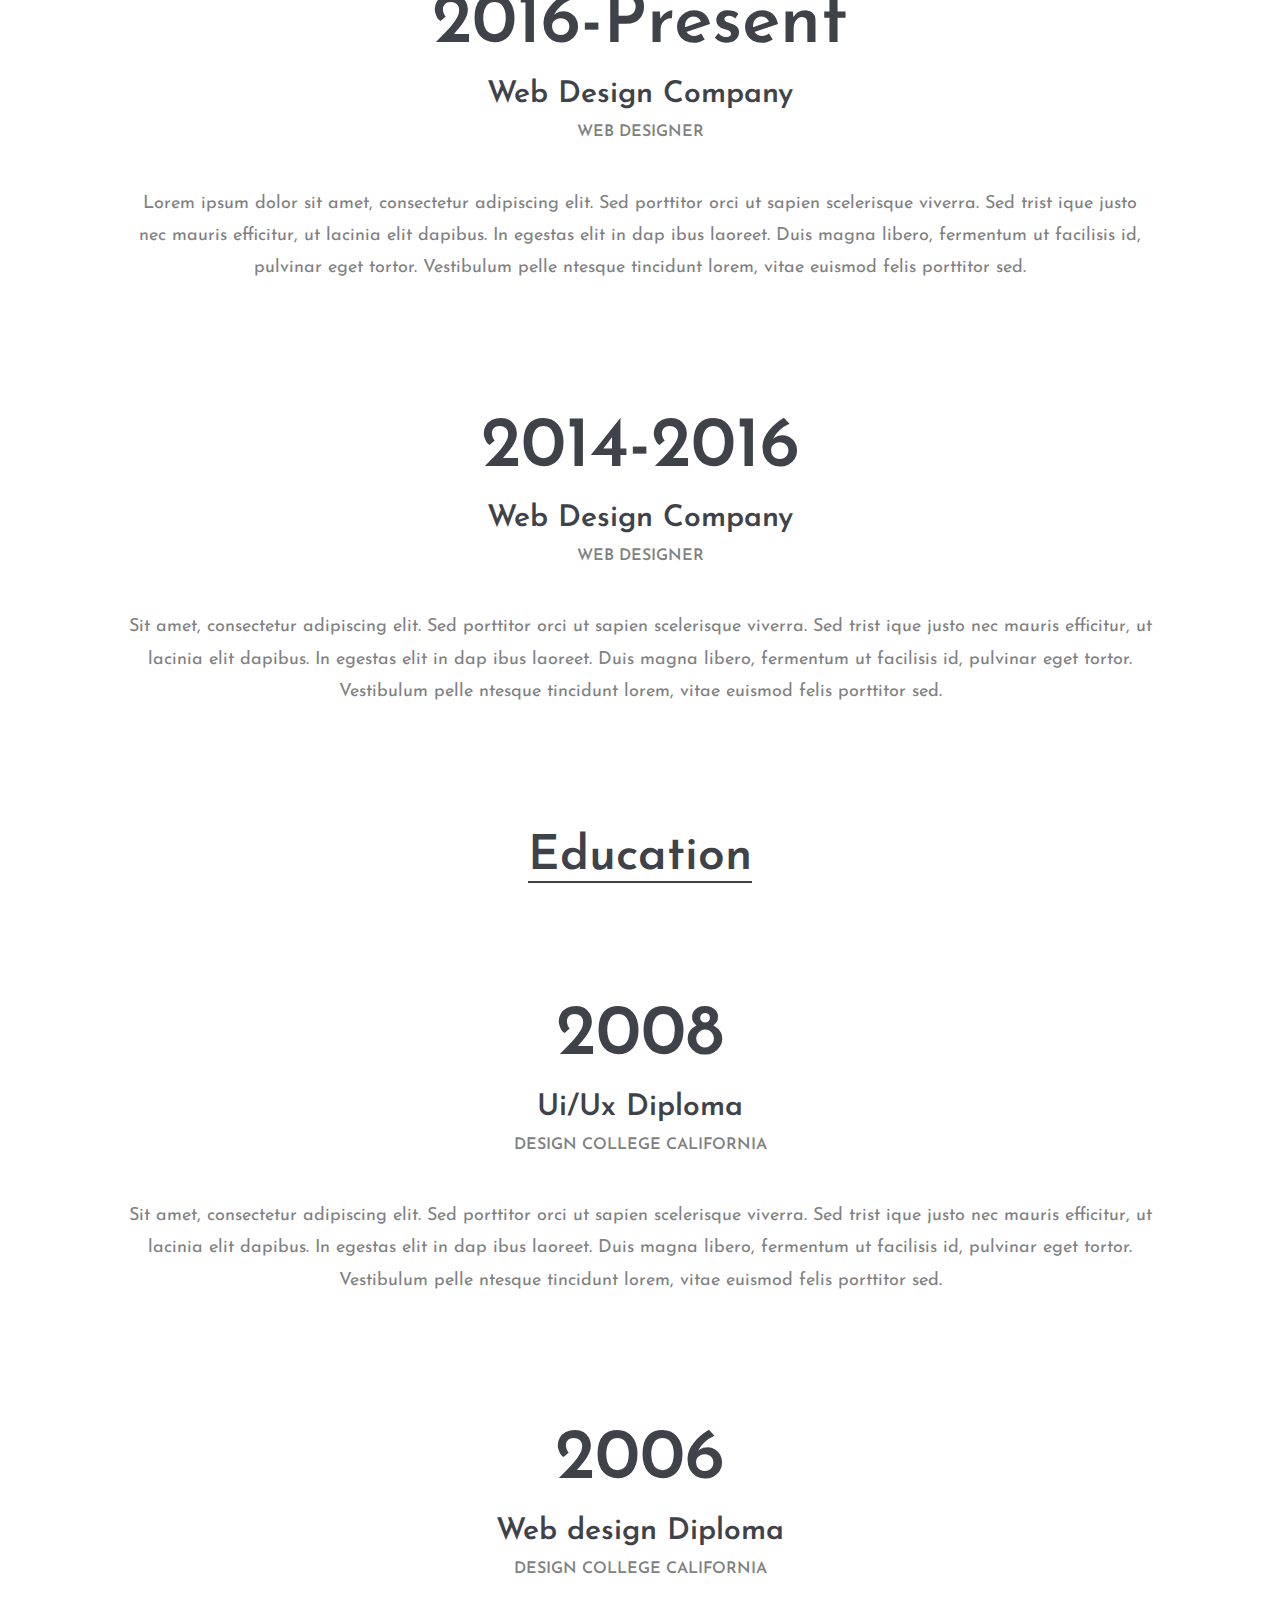
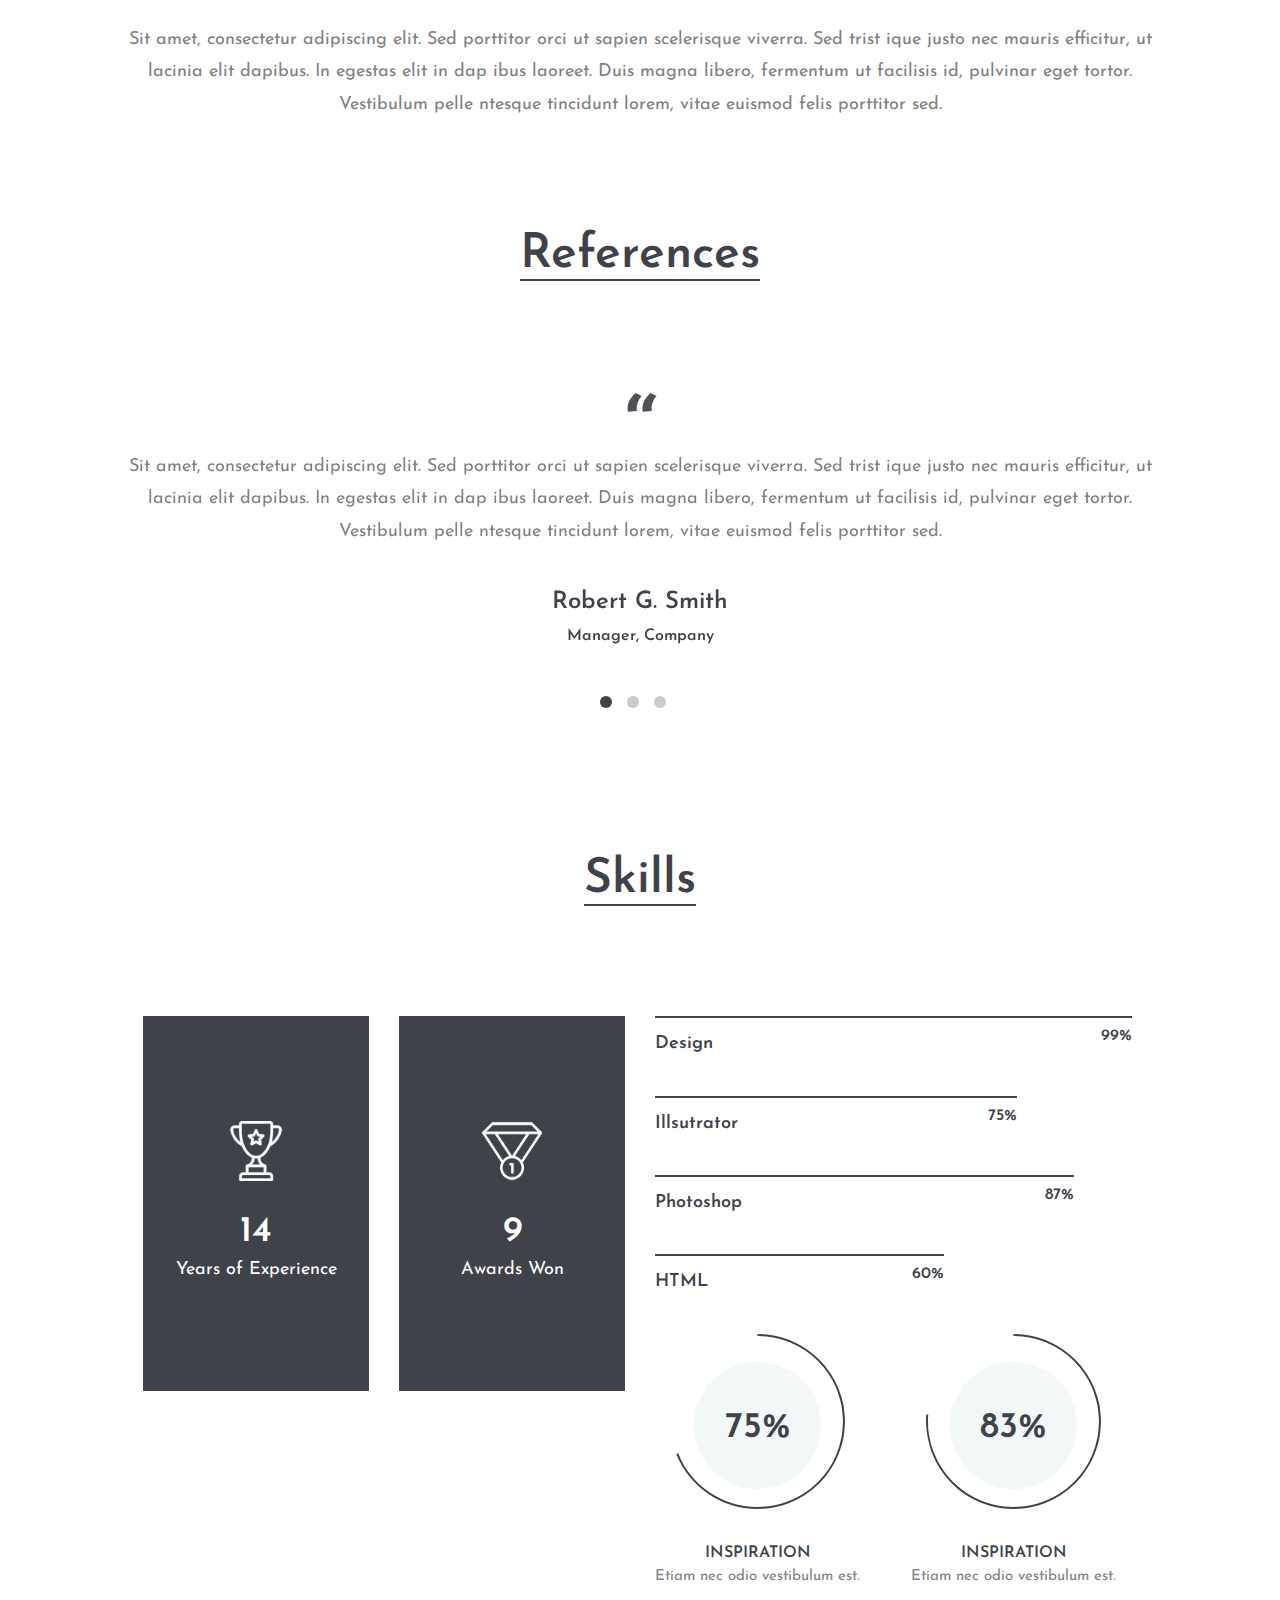
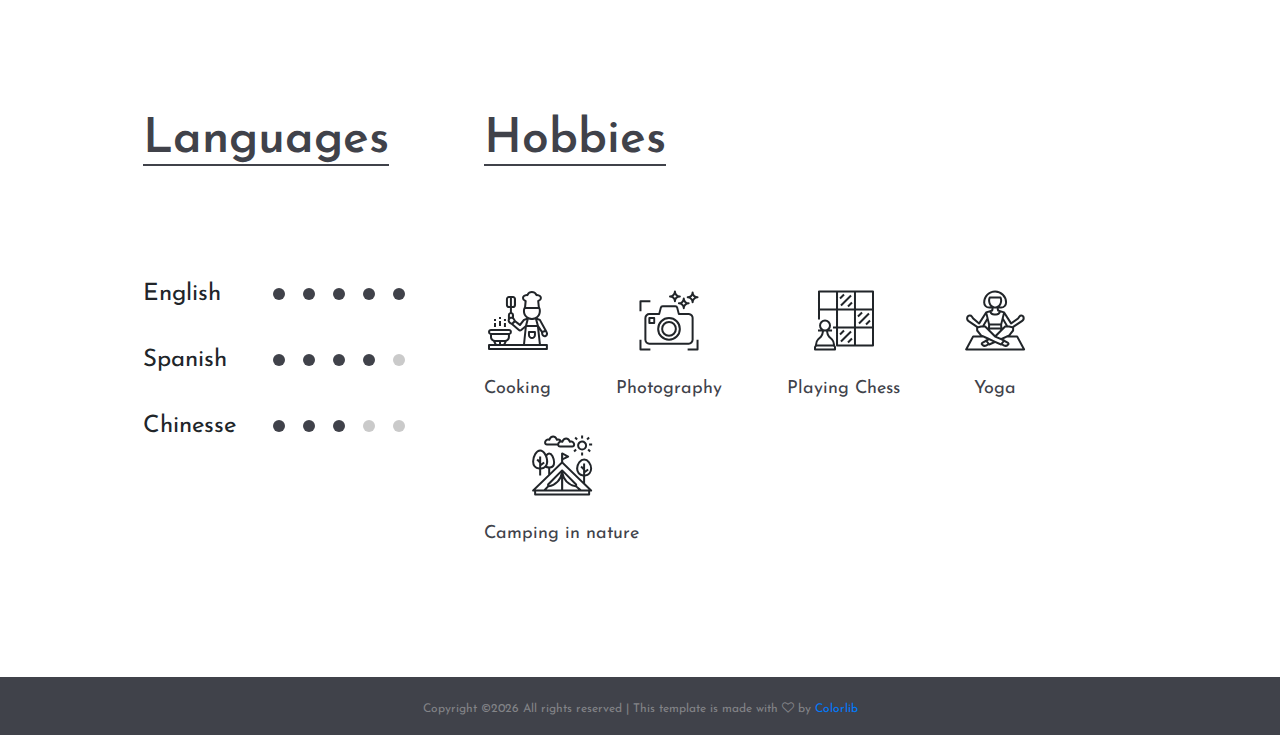
<file: civic/home5.html>
<!DOCTYPE html>
<html lang="en">
<head>
	<title>Civic - CV Resume</title>
	<meta charset="UTF-8">
	<meta name="description" content="Civic - CV Resume">
	<meta name="keywords" content="resume, civic, onepage, creative, html">
	<meta name="viewport" content="width=device-width, initial-scale=1.0">
	<!-- Favicon -->   
	<link href="img/favicon.ico" rel="shortcut icon"/>

	<!-- Google Fonts -->
	<link href="https://fonts.googleapis.com/css?family=Josefin+Sans:400,400i,600,600i,700" rel="stylesheet">

	<!-- Stylesheets -->
	<link rel="stylesheet" href="css/bootstrap.min.css"/>
	<link rel="stylesheet" href="css/font-awesome.min.css"/>
	<link rel="stylesheet" href="css/flaticon.css"/>
	<link rel="stylesheet" href="css/owl.carousel.css"/>
	<link rel="stylesheet" href="css/magnific-popup.css"/>
	<link rel="stylesheet" href="css/style.css"/>


	<!--[if lt IE 9]>
	  <script src="https://oss.maxcdn.com/html5shiv/3.7.2/html5shiv.min.js"></script>
	  <script src="https://oss.maxcdn.com/respond/1.4.2/respond.min.js"></script>
	<![endif]-->

</head>
<body>
	<!-- Page Preloder -->
	<div id="preloder">
		<div class="loader"></div>
	</div>
	
	<div class="home-five-style">
		<!-- Header section start -->
		<header class="header-section">
			<div class="container-fluid">
				<div class="row">
					<div class="col-md-5">
						<div class="site-logo">
							<h2><a href="#">Civic</a></h2>
							<p>Enhance your online presence</p>
						</div>
					</div>
					<div class="col-md-7 text-md-right header-buttons">
						<a href="#" class="site-btn">Download CV</a>
						<a href="#" class="site-btn">Discover me</a>
					</div>
				</div>
			</div>
		</header>
		<!-- Header section end -->

		<!-- Hero section start -->
		<section class="hero-section">
			<div class="container-fluid text-center">
				<img src="img/hero-3.jpg" alt="">
				<div class="hero-text">
					<h2>Maria Williams</h2>
					<p>I’m a digital designer in love with photography, painting and<br>discovering new worlds and cultures.</p>
				</div>
				<div class="social-links">
					<a href=""><i class="fa fa-pinterest"></i></a>
					<a href=""><i class="fa fa-linkedin"></i></a>
					<a href=""><i class="fa fa-instagram"></i></a>
					<a href=""><i class="fa fa-facebook"></i></a>
					<a href=""><i class="fa fa-twitter"></i></a>
				</div>
			</div>
		</section>
		<!-- Hero section end -->

		<!-- Info section start -->
		<div class="info-section">
			<div class="container-fluid">
				<div class="row">
					<div class="col-xl-8 offset-xl-2 container-warp">
						<div class="row">
							<div class="col-md-6">
								<div class="hero-info mb-4 mb-md-0">
									<ul>
										<li><span>Date of Birth</span>Aug 25, 1988</li>
										<li><span>Address</span>Rosia Road 55, Gibraltar, UK</li>
									</ul>
								</div>
							</div>
							<div class="col-md-6">
								<div class="hero-info">
									<ul>
										<li><span>E-mail</span>mariawilliams@company.com</li>
										<li><span>Phone </span>+43 5266 22 345</li>
									</ul>
								</div>
							</div>
						</div>
					</div>
				</div>
			</div>
		</div>
		<!-- Info section end -->

		<!-- Resume section start -->
		<section class="resume-section spad">
			<div class="container-fluid">
				<div class="row">
					<div class="col-lg-10 col-xl-6 offset-lg-1 offset-xl-3 container-warp text-center p-xl-0">
						<div class="section-title">
							<h2>Work Experience</h2>
						</div>
						<ul class="resume-list">
							<li>
								<h2>2016-Present</h2>
								<h3>Web Design Company</h3>
								<h4>Web Designer</h4>
								<p>Lorem ipsum dolor sit amet, consectetur adipiscing elit. Sed porttitor orci ut sapien scelerisque viverra. Sed trist ique justo nec mauris efficitur, ut lacinia elit dapibus. In egestas elit in dap ibus laoreet. Duis magna libero, fermentum ut facilisis id, pulvinar eget tortor. Vestibulum pelle ntesque tincidunt lorem, vitae euismod felis porttitor sed. </p>
							</li>
							<li>
								<h2>2014-2016</h2>
								<h3>Web Design Company</h3>
								<h4>Web Designer</h4>
								<p>Sit amet, consectetur adipiscing elit. Sed porttitor orci ut sapien scelerisque viverra. Sed trist ique justo nec mauris efficitur, ut lacinia elit dapibus. In egestas elit in dap ibus laoreet. Duis magna libero, fermentum ut facilisis id, pulvinar eget tortor. Vestibulum pelle ntesque tincidunt lorem, vitae euismod felis porttitor sed. </p>
							</li>
						</ul>
						<div class="spad">
							<div class="section-title">
								<h2>Education</h2>
							</div>
							<ul class="resume-list">
								<li>
									<h2>2008</h2>
									<h3>Ui/Ux Diploma</h3>
									<h4>Design College California</h4>
									<p>Sit amet, consectetur adipiscing elit. Sed porttitor orci ut sapien scelerisque viverra. Sed trist ique justo nec mauris efficitur, ut lacinia elit dapibus. In egestas elit in dap ibus laoreet. Duis magna libero, fermentum ut facilisis id, pulvinar eget tortor. Vestibulum pelle ntesque tincidunt lorem, vitae euismod felis porttitor sed. </p>
								</li>
								<li>
									<h2>2006</h2>
									<h3>Web design Diploma</h3>
									<h4>Design College California</h4>
									<p>Sit amet, consectetur adipiscing elit. Sed porttitor orci ut sapien scelerisque viverra. Sed trist ique justo nec mauris efficitur, ut lacinia elit dapibus. In egestas elit in dap ibus laoreet. Duis magna libero, fermentum ut facilisis id, pulvinar eget tortor. Vestibulum pelle ntesque tincidunt lorem, vitae euismod felis porttitor sed. </p>
								</li>
							</ul>
						</div>
						<div class="section-title">
							<h2>References</h2>
						</div>
						<!-- review slider -->
						<div class="review-slider owl-carousel">
							<div class="single-review">
								<div class="qut">“</div>
								<p>Sit amet, consectetur adipiscing elit. Sed porttitor orci ut sapien scelerisque viverra. Sed trist ique justo nec mauris efficitur, ut lacinia elit dapibus. In egestas elit in dap ibus laoreet. Duis magna libero, fermentum ut facilisis id, pulvinar eget tortor. Vestibulum pelle ntesque tincidunt lorem, vitae euismod felis porttitor sed. </p>
								<h3>Robert G. Smith</h3>
								<h4>Manager, Company</h4>
							</div>
							<div class="single-review">
								<div class="qut">“</div>
								<p>Sit amet, consectetur adipiscing elit. Sed porttitor orci ut sapien scelerisque viverra. Sed trist ique justo nec mauris efficitur, ut lacinia elit dapibus. In egestas elit in dap ibus laoreet. Duis magna libero, fermentum ut facilisis id, pulvinar eget tortor. Vestibulum pelle ntesque tincidunt lorem, vitae euismod felis porttitor sed. </p>
								<h3>Robert G. Smith</h3>
								<h4>Manager, Company</h4>
							</div>
							<div class="single-review">
								<div class="qut">“</div>
								<p>Sit amet, consectetur adipiscing elit. Sed porttitor orci ut sapien scelerisque viverra. Sed trist ique justo nec mauris efficitur, ut lacinia elit dapibus. In egestas elit in dap ibus laoreet. Duis magna libero, fermentum ut facilisis id, pulvinar eget tortor. Vestibulum pelle ntesque tincidunt lorem, vitae euismod felis porttitor sed. </p>
								<h3>Robert G. Smith</h3>
								<h4>Manager, Company</h4>
							</div>
						</div>
					</div>
					<div class="col-lg-10 col-xl-8 offset-lg-1 offset-xl-2 container-warp">
						<!-- skill section start -->
						<section class="skill-section spad">
							<div class="section-title text-center">
								<h2>Skills</h2>
							</div>
							<div class="row">
								<div class="col-lg-6">
									<div class="row">
										<div class="col-md-6">
											<div class="fact-box">
												<div class="fact-content">
													<img src="img/icon/1-w.png" alt="">
													<h2>14</h2>
													<p>Years of Experience</p>
												</div>
											</div>
										</div>
										<div class="col-md-6">
											<div class="fact-box">
												<div class="fact-content">
													<img src="img/icon/2-w.png" alt="">
													<h2>9</h2>
													<p>Awards Won</p>
												</div>
											</div>
										</div>
									</div>
								</div>
								<div class="col-lg-6">
									<div class="skills pt-5 pt-lg-0">
										<div class="single-progress-item">
											<div class="progress-bar-style" data-progress="99"></div>
											<p>Design</p>
										</div>
										<div class="single-progress-item">
											<div class="progress-bar-style" data-progress="75"></div>
											<p>Illsutrator</p>
										</div>
										<div class="single-progress-item">
											<div class="progress-bar-style" data-progress="87"></div>
											<p>Photoshop</p>
										</div>
										<div class="single-progress-item">
											<div class="progress-bar-style" data-progress="60"></div>
											<p>HTML</p>
										</div>
									</div>
									<div class="row">
										<div class="col-md-6">
											<div class="circle-progress">
												<div id="progress1" class="prog-circle"></div>
												<div class="progress-info">
													<h2>75%</h2>
												</div>
												<div class="prog-title">
													<h3>Inspiration</h3>
													<p>Etiam nec odio vestibulum est.</p>
												</div>			
											</div>
										</div>
										<div class="col-md-6">
											<div class="circle-progress">
												<div id="progress2" class="prog-circle"></div>
												<div class="progress-info">
													<h2>83%</h2>
												</div>
												<div class="prog-title">
													<h3>Inspiration</h3>
													<p>Etiam nec odio vestibulum est.</p>
												</div>			
											</div>
										</div>
									</div>
								</div>
							</div>
						</section>
						<!-- skill section end -->
						<div class="footer-top-section">
							<div class="row">
								<div class="col-xl-4">
									<div class="section-title">
										<h2>Languages</h2>
									</div>
									<ul class="language-progress">
										<li>English <div class="lan-prog" data-lanprogesss="5"></div></li>
										<li>Spanish <div class="lan-prog" data-lanprogesss="4"></div></li>
										<li>Chinesse <div class="lan-prog" data-lanprogesss="3"></div></li>
									</ul>
								</div>
								<div class="col-xl-8 pt-5 pt-lg-0">
									<div class="section-title">
										<h2>Hobbies</h2>
									</div>
									<div class="icon-box-area">
										<div class="icon-box">
											<i class="flaticon-032-cooking"></i>
											<p>Cooking</p>
										</div>
										<div class="icon-box">
											<i class="flaticon-015-photo-camera"></i>
											<p>Photography</p>
										</div>
										<div class="icon-box">
											<i class="flaticon-013-chess-1"></i>
											<p>Playing Chess</p>
										</div>
										<div class="icon-box">
											<i class="flaticon-001-yoga"></i>
											<p>Yoga</p>
										</div>
										<div class="icon-box">
											<i class="flaticon-035-tent"></i>
											<p>Camping in nature</p>
										</div>
									</div>
								</div>
							</div>
						</div>
					</div>
				</div>
			</div>
		</section>
	</div>

	<!-- Footer section start -->
	<footer class="footer-section">
		<div class="container text-center">
			<div class="copyright"><!-- Link back to Colorlib can't be removed. Template is licensed under CC BY 3.0. -->
Copyright &copy;<script>document.write(new Date().getFullYear());</script> All rights reserved | This template is made with <i class="fa fa-heart-o" aria-hidden="true"></i> by <a href="https://colorlib.com" target="_blank">Colorlib</a>
<!-- Link back to Colorlib can't be removed. Template is licensed under CC BY 3.0. -->
</div>
		</div>
	</footer>
	<!-- Footer section end -->

		

	<!--====== Javascripts & Jquery ======-->
	<script src="js/jquery-2.1.4.min.js"></script>
	<script src="js/bootstrap.min.js"></script>
	<script src="js/owl.carousel.min.js"></script>
	<script src="js/magnific-popup.min.js"></script>
	<script src="js/circle-progress.min.js"></script>
	<script src="js/main.js"></script>
</body>
</html>
</file>
<file: civic/css/flaticon.css>
/*
  	Flaticon icon font: Flaticon
  	Creation date: 11/12/2017 08:10
  	*/

@font-face {
  font-family: "Flaticon";
  src: url("../icon-fonts/Flaticon.eot");
  src: url("../icon-fonts/Flaticon.eot?#iefix") format("embedded-opentype"),
       url("../icon-fonts/Flaticon.woff") format("woff"),
       url(".../icon-fonts/Flaticon.ttf") format("truetype"),
       url("../icon-fonts/Flaticon.svg#Flaticon") format("svg");
  font-weight: normal;
  font-style: normal;
}

@media screen and (-webkit-min-device-pixel-ratio:0) {
  @font-face {
    font-family: "Flaticon";
    src: url("../icon-fonts/Flaticon.svg#Flaticon") format("svg");
  }
}

[class^="flaticon-"]:before, [class*=" flaticon-"]:before,
[class^="flaticon-"]:after, [class*=" flaticon-"]:after {   
  font-family: Flaticon;
  font-style: normal;
}

.flaticon-001-yoga:before { content: "\f100"; }
.flaticon-002-writing:before { content: "\f101"; }
.flaticon-003-weightlifting:before { content: "\f102"; }
.flaticon-004-cinema:before { content: "\f103"; }
.flaticon-005-game-console:before { content: "\f104"; }
.flaticon-006-swimming:before { content: "\f105"; }
.flaticon-007-sports:before { content: "\f106"; }
.flaticon-008-karaoke:before { content: "\f107"; }
.flaticon-009-sewing-2:before { content: "\f108"; }
.flaticon-010-snorkel:before { content: "\f109"; }
.flaticon-011-reading:before { content: "\f10a"; }
.flaticon-012-quilt:before { content: "\f10b"; }
.flaticon-013-chess-1:before { content: "\f10c"; }
.flaticon-014-poker:before { content: "\f10d"; }
.flaticon-015-photo-camera:before { content: "\f10e"; }
.flaticon-016-canvas:before { content: "\f10f"; }
.flaticon-017-model:before { content: "\f110"; }
.flaticon-018-music-player:before { content: "\f111"; }
.flaticon-019-knitting:before { content: "\f112"; }
.flaticon-020-kite:before { content: "\f113"; }
.flaticon-021-necklace:before { content: "\f114"; }
.flaticon-022-hiking:before { content: "\f115"; }
.flaticon-023-toast:before { content: "\f116"; }
.flaticon-024-gardening:before { content: "\f117"; }
.flaticon-025-fishing:before { content: "\f118"; }
.flaticon-026-sewing-1:before { content: "\f119"; }
.flaticon-027-drum-set:before { content: "\f11a"; }
.flaticon-028-sewing:before { content: "\f11b"; }
.flaticon-029-dancing:before { content: "\f11c"; }
.flaticon-030-crossword:before { content: "\f11d"; }
.flaticon-031-crochet:before { content: "\f11e"; }
.flaticon-032-cooking:before { content: "\f11f"; }
.flaticon-033-coin:before { content: "\f120"; }
.flaticon-034-pottery:before { content: "\f121"; }
.flaticon-035-tent:before { content: "\f122"; }
.flaticon-036-chess:before { content: "\f123"; }
</file>
<file: civic/css/style.css>
/* =================================
------------------------------------
  Civic - CV Resume
  Version: 1.0
 ------------------------------------ 
 ====================================*/

/*----------------------------------------*/
/* Template default CSS
/*----------------------------------------*/
html,
body {
	height: 100%;
	font-family: 'Josefin Sans', sans-serif;
}

h1,
h2,
h3,
h4,
h5,
h6 {
	color: #40424a;
	margin: 0;
	font-weight: 600;
	font-family: 'Josefin Sans', sans-serif;
}

h2 {
	font-size: 48px;
}

h3 {
	font-size: 30px;
}

p {
	font-size: 18px;
	color: #808181;
	line-height: 1.8;
}

img {
	max-width: 100%;
}

input:focus,
select:focus,
button:focus,
textarea:focus {
	outline: none;
}

a:hover,
a:focus {
	text-decoration: none;
	outline: none;
}

ul,
ol {
	padding: 0;
	margin: 0;
}

/*---------------------
	Helper CSS
-----------------------*/
.spad {
	padding-top: 125px;
	padding-bottom: 110px;
}

.section-title h2 {
	display: inline-block;
	position: relative;
	margin-bottom: 110px;
	padding-bottom: 2px;
	line-height: normal;
}

.section-title h2:after {
	position: absolute;
	content: '';
	width: 100%;
	height: 2px;
	left: 0;
	bottom: 0;
	background: #40424a;
}

.set-bg {
	background-repeat: no-repeat;
	background-size: cover;
}

/*------------------------
  Common Elements
--------------------------*/

/* Preloder */
#preloder {
	position: fixed;
	width: 100%;
	height: 100%;
	top: 0;
	left: 0;
	z-index: 999999;
	background: #fff;
}

.loader {
	width: 30px;
	height: 30px;
	border: 3px solid #000;
	position: absolute;
	top: 50%;
	left: 50%;
	margin-top: -13px;
	margin-left: -13px;
	border-radius: 60px;
	border-left-color: transparent;
	animation: loader 0.8s linear infinite;
	-webkit-animation: loader 0.8s linear infinite;
}

@keyframes loader {
	0% {
		-webkit-transform: rotate(0deg);
		        transform: rotate(0deg);
	}
	50% {
		-webkit-transform: rotate(180deg);
		        transform: rotate(180deg);
	}
	100% {
		-webkit-transform: rotate(360deg);
		        transform: rotate(360deg);
	}
}

@-webkit-keyframes loader {
	0% {
		-webkit-transform: rotate(0deg);
	}
	50% {
		-webkit-transform: rotate(180deg);
	}
	100% {
		-webkit-transform: rotate(360deg);
	}
}

/* Site Buttons */
.site-btn {
	display: inline-block;
	text-transform: uppercase;
	font-size: 12px;
	min-width: 213px;
	min-height: 20px;
	text-align: center;
	padding: 20px 10px 15px;
	position: relative;
	background-color: #fff;
	margin-right: 10px;
	border: 2px solid #40424a;
	color: #40424a;
	font-weight: 700;
}

.site-btn:hover {
	color: #40424a;
}

.circle-progress {
	text-align: center;
	padding-top: 30px;
	display: inline-block;
}

.circle-progress .prog-circle {
	margin-bottom: -155px;
}

.circle-progress canvas {
	-webkit-transform: rotate(90deg);
	-ms-transform: rotate(90deg);
	transform: rotate(90deg);
}

.circle-progress .progress-info {
	background: #f2f7f8;
	width: 127px;
	height: 127px;
	border-radius: 150px;
	margin: 0 auto;
	padding-top: 45px;
}

.circle-progress .progress-info h2 {
	font-size: 36px;
	color: #40424a !important;
}

.circle-progress .prog-title {
	text-align: center;
	margin-top: 55px;
}

.circle-progress .prog-title h3 {
	font-size: 16px;
	text-transform: uppercase;
}

.circle-progress .prog-title p {
	font-size: 15px;
	color: #808181 !important;
}

/* Image Popup */
.img-popup-warp .mfp-content,
.img-popup-warp.mfp-ready.mfp-removing .mfp-content {
	opacity: 0;
	-webkit-transform: scale(0.8);
	-ms-transform: scale(0.8);
	transform: scale(0.8);
	-webkit-transition: all 0.4s;
	-o-transition: all 0.4s;
	transition: all 0.4s;
}

.img-popup-warp.mfp-ready .mfp-content {
	opacity: 1;
	-webkit-transform: scale(1);
	-ms-transform: scale(1);
	transform: scale(1);
}

/* Fact box */
.fact-box {
	height: 375px;
	display: table;
	width: 100%;
	background: #40424a;
}

.fact-box.trans {
	background-color: transparent;
}

.fact-box .fact-content {
	display: table-cell;
	vertical-align: middle;
	text-align: center;
}

.fact-box .fact-content img {
	width: 60px;
	margin-bottom: 30px;
}

.fact-box .fact-content h2 {
	font-size: 36px;
	color: #fff;
}

.fact-box .fact-content p {
	color: #fff;
	margin-bottom: 0;
}

/* Porgess bar */
.single-progress-item {
	margin-bottom: 35px;
	position: relative;
}

.single-progress-item p {
	color: #40424a;
	margin-bottom: 0;
	font-weight: 600;
}

.progress-bar-style {
	display: block;
	height: 2px;
	position: relative;
	width: 100%;
	margin-bottom: 10px;
}

.bar-inner {
	position: absolute;
	height: 100%;
	left: 0;
	top: 0;
	background: #40424a;
}

.bar-inner span {
	position: absolute;
	right: 0;
	bottom: -30px;
	color: #40424a;
	font-weight: 600;
}

/* Progress dots */
.language-progress {
	max-width: 280px;
	list-style: none;
}

.language-progress li {
	font-size: 24px;
	position: relative;
	padding-right: 150px;
	margin-bottom: 30px;
}

.language-progress .lan-prog {
	position: absolute;
	right: 0;
	top: 0;
}

.language-progress .lan-prog span {
	width: 12px;
	height: 12px;
	display: inline-block;
	margin-right: 18px;
	border-radius: 12px;
	background: #40424a;
}

.language-progress .lan-prog span.fade-ele {
	background: #cacaca;
}

/* Icon Box */
.icon-box {
	text-align: center;
	display: inline-block;
	margin-right: 60px;
}

.icon-box:last-child {
	margin-right: 0;
}

.icon-box i {
	font-size: 60px;
}

.icon-box p {
	color: #40424a;
}

.social-links a {
	-webkit-transition: all 0.3s;
	-o-transition: all 0.3s;
	transition: all 0.3s;
}

/*---------------------
	Header section
-----------------------*/
.header-section {
	padding: 50px 40px;
	background: #f2f7f8;
}

.site-logo h2 {
	font-size: 36px;
}

.site-logo h2 a {
	color: #40424a;
}

.site-logo p {
	font-size: 14px;
	line-height: normal;
}

.header-buttons a {
	margin-top: 15px;
}

/*---------------------
	Hero section
-----------------------*/
.hero-section {
	background: #f2f7f8;
}

.hero-text {
	margin-bottom: 80px;
}

.hero-text h2 {
	font-size: 170px;
	line-height: normal;
	margin-bottom: 20px;
}

.hero-text p {
	font-size: 33px;
	line-height: 1.3;
}

.hero-image {
	padding-top: 70px;
}

.hero-info h2 {
	margin-bottom: 30px;
}

.hero-info ul {
	list-style: none;
}

.hero-info ul li {
	font-size: 24px;
	color: #808181;
	margin-bottom: 15px;
}

.hero-info ul li span {
	color: #40424a;
	display: inline-block;
	min-width: 220px;
}

.hero-info ul li:last-child {
	margin-bottom: 0;
}

/*---------------------
	Social section
-----------------------*/
.social-section {
	background: #f9f9f9;
	padding: 80px 0;
}

.social-section .social-links {
	display: inline-block;
	background: #f9f9f9;
	position: relative;
	z-index: 5;
}

.social-section .social-links a {
	color: #484848;
	font-size: 36px;
	margin-right: 40px;
}

.social-section .social-link-warp {
	position: relative;
}

.social-section .social-link-warp h2 {
	display: inline-block;
	float: right;
	font-weight: 400;
	padding-left: 30px;
	background: #f9f9f9;
	position: relative;
	z-index: 5;
}

.social-section .social-link-warp:after {
	position: absolute;
	content: '';
	width: 50%;
	height: 2px;
	left: 23%;
	top: 50%;
	margin-top: 1px;
	background: #cbcbcb;
}

/*---------------------
	Resume section
----------------------*/
.resume-section.with-bg {
	background-image: url(../img/resume-bg.jpg);
	background-repeat: no-repeat;
	background-size: cover;
}

.resume-list {
	list-style: none;
	margin-left: 60px;
	padding-left: 110px;
	border-left: 2px solid #40424a;
}

.resume-list li {
	margin-bottom: 120px;
	position: relative;
}

.resume-list li:last-child {
	margin-bottom: 0;
}

.resume-list li:after {
	position: absolute;
	content: '';
	width: 15px;
	height: 15px;
	border: 2px solid #40424a;
	border-radius: 50px;
	background: #cacaca;
	top: 30px;
	left: -118px;
}

.resume-list h2 {
	font-size: 72px;
	margin-bottom: 10px;
}

.resume-list h4 {
	font-size: 16px;
	text-transform: uppercase;
	color: #808181;
	margin-top: 10px;
	margin-bottom: 45px;
}

.resume-list p {
	margin-bottom: 0;
}

/*---------------------
	Review section
-----------------------*/
.review-slider {
	padding-left: 150px;
}

.review-slider .owl-dots {
	position: absolute;
	left: 50px;
	top: 70px;
}

.review-slider .owl-dots .owl-dot {
	width: 12px;
	height: 12px;
	border: 2px solid #40424a;
	border-radius: 50px;
	background: #cacaca;
	margin-bottom: 15px;
}

.review-slider .owl-dots .owl-dot.active {
	background: #40424a;
}

.single-review .qut {
	font-size: 120px;
	line-height: 0;
	color: #505259;
	margin-top: 60px;
}

.single-review p {
	margin-bottom: 40px;
}

.single-review h3 {
	font-size: 24px;
	margin-bottom: 10px;
}

.single-review h4 {
	font-size: 16px;
}

/*---------------------
	Portfolio section
----------------------*/
.portfolio-warp {
	padding: 0 60px;
}

.portfolio-item h2 {
	font-size: 24px;
	margin-bottom: 5px;
}

.portfolio-item p {
	font-size: 14px;
	margin-bottom: 0;
}

.portfolio-item .port-pic {
	margin-bottom: 30px;
	display: block;
	height: 480px;
	background: #333;
	background-position: center center;
	background-size: cover;
	overflow: hidden;
	position: relative;
}

.portfolio-item .port-pic:after {
	position: absolute;
	content: '';
	left: 0;
	bottom: 0;
	width: 100%;
	height: 0;
	background: #000;
	opacity: 0;
	z-index: 2;
	-webkit-transition: all 0.4s cubic-bezier(0.55, 0.09, 0.68, 0.53) 0s;
	-o-transition: all 0.4s cubic-bezier(0.55, 0.09, 0.68, 0.53) 0s;
	transition: all 0.4s cubic-bezier(0.55, 0.09, 0.68, 0.53) 0s;
}

.portfolio-item:hover .port-pic:after {
	opacity: 0.8;
	height: 100%;
	top: 0;
}

/*---------------------
	Contact section
-----------------------*/
.contact-form {
	display: block;
	width: 100%;
}

.contact-form input {
	background-color: transparent;
	padding-left: 25px;
	height: 60px;
	width: 100%;
	border: none;
	border-bottom: 2px solid #cacaca;
	margin-bottom: 30px;
	font-size: 13px;
}

.contact-form textarea {
	padding-left: 25px;
	height: 200px;
	width: 100%;
	border: none;
	border-bottom: 2px solid #cacaca;
	margin-bottom: 30px;
	font-size: 13px;
	background-color: transparent;
}

.contact-form ::-webkit-input-placeholder {
	font-style: italic;
}

.contact-form :-ms-input-placeholder {
	font-style: italic;
}

.contact-form ::-ms-input-placeholder {
	font-style: italic;
}

.contact-form ::placeholder {
	font-style: italic;
}

/*---------------------
	Footer section
-----------------------*/
.footer-section {
	background: #40424a;
	padding: 20px 0;
}

.copyright {
	padding-top: 5px;
	font-size: 12px;
	color: #838488;
	line-height: normal;
}

/*---------------------
	Home 2 Style
-----------------------*/
.home-two-style {
	background-image: url(../img/home-2-bg.png);
	background-repeat: no-repeat;
	background-size: cover;
	background-position: top center;
	background-color: #009fff;
}

.home-two-style .header-section,
.home-two-style .hero-section,
.home-two-style .social-section,
.home-two-style .review-slider .owl-dots .owl-dot,
.home-two-style .site-btn,
.home-two-style .fact-box,
.home-two-style .social-links,
.home-two-style .social-section .social-link-warp h2 {
	background-color: transparent;
}

.home-two-style h1,
.home-two-style h2,
.home-two-style h3,
.home-two-style h4,
.home-two-style h5,
.home-two-style h6,
.home-two-style p,
.home-two-style .site-logo h2 a,
.home-two-style .site-logo p,
.home-two-style .hero-info ul li,
.home-two-style .hero-info ul li span,
.home-two-style .single-review .qut,
.home-two-style .site-btn,
.home-two-style .social-section .social-links a,
.home-two-style .contact-form input,
.home-two-style .contact-form textarea,
.home-two-style .circle-progress .prog-title p,
.home-two-style .circle-progress .prog-title h3,
.home-two-style .circle-progress .progress-info h2 {
	color: #fff !important;
}

.home-two-style .section-title h2:after,
.home-two-style .review-slider .owl-dots .owl-dot.active {
	background: #fff;
}

.home-two-style .resume-list,
.home-two-style .resume-list li:after,
.home-two-style .review-slider .owl-dots .owl-dot,
.home-two-style .site-btn,
.home-two-style .contact-form input,
.home-two-style .contact-form textarea {
	border-color: #fff;
}

.home-two-style .hero-image {
	padding-left: 0px;
	padding-top: 200px;
}

.home-two-style .hero-image img {
	-webkit-box-shadow: 6px 20px 50px rgba(0, 0, 0, 0.5294117647);
	        box-shadow: 6px 20px 50px rgba(0, 0, 0, 0.5294117647);
}

.home-two-style .resume-list li:after {
	background: #009fff;
}

.home-two-style .circle-progress .progress-info {
	background: #50bcfd;
}

.home-two-style .fact-box {
	border: 2px solid #fff;
}

.home-two-style .fact-box.trans {
	border: none;
}

.home-two-style .footer-section {
	background: #3a4db4;
}

.home-two-style .contact-form ::-webkit-input-placeholder {
	color: #fff;
}

.home-two-style .contact-form :-ms-input-placeholder {
	color: #fff;
}

.home-two-style .contact-form ::-ms-input-placeholder {
	color: #fff;
}

.home-two-style .contact-form ::placeholder {
	color: #fff;
}

/*---------------------
	Home 3 Style
-----------------------*/
.home-three-style .main-left-area,
.home-four-style .main-left-area {
	background: #f2f7f8;
	padding-top: 200px;
	padding-right: 80px;
	padding-left: 80px;
}

.home-three-style .main-left-area .section-title h2,
.home-four-style .main-left-area .section-title h2 {
	margin-bottom: 130px;
}

.home-three-style .main-right-area,
.home-four-style .main-right-area {
	padding-top: 200px;
	padding-left: 110px;
}

.home-three-style .resume-list li,
.home-four-style .resume-list li {
	padding-left: 0;
}

.home-three-style .resume-list li:after,
.home-four-style .resume-list li:after {
	display: none;
}

.home-three-style .resume-list,
.home-four-style .resume-list {
	border-left: none;
	padding-left: 0;
	margin-left: 0;
}

.home-three-style .header-section,
.home-four-style .header-section {
	padding: 50px 80px;
	background: transparent;
	position: absolute;
	width: 100%;
	z-index: 1;
}

.home-three-style .hero-image,
.home-four-style .hero-image {
	margin-bottom: 100px;
}

.home-three-style .hero-text h2,
.home-four-style .hero-text h2 {
	font-size: 72px;
	margin-bottom: 40px;
}

.home-three-style .review-slider,
.home-four-style .review-slider {
	padding-left: 0;
}

.home-three-style .review-slider .owl-dots,
.home-four-style .review-slider .owl-dots {
	position: relative;
	left: 0;
	top: 0;
	padding-top: 50px;
}

.home-three-style .review-slider .owl-dots .owl-dot,
.home-four-style .review-slider .owl-dots .owl-dot {
	display: inline-block;
	margin-right: 15px;
	background: #cacaca;
	border: none;
}

.home-three-style .review-slider .owl-dots .owl-dot.active,
.home-four-style .review-slider .owl-dots .owl-dot.active {
	background: #40424a;
}

.home-three-style .skills,
.home-four-style .skills {
	max-width: 555px;
}

.home-three-style .fact-box.trans,
.home-four-style .fact-box.trans {
	margin-bottom: 80px;
}

.home-three-style .social-links,
.home-four-style .social-links {
	text-align: center;
	padding-bottom: 70px;
	padding-top: 120px;
}

.home-three-style .social-links a,
.home-four-style .social-links a {
	font-size: 30px;
	margin-right: 40px;
	color: #b9b9b9;
}

.home-three-style .social-links a:hover,
.home-four-style .social-links a:hover {
	color: #484848;
}

/*---------------------
	Home 4 Style
-----------------------*/
.home-four-style .site-logo h2 a,
.home-four-style .site-logo p {
	color: #fff;
}

.home-four-style .main-left-area {
	position: relative;
	/* Permalink - use to edit and share this gradient: http://colorzilla.com/gradient-editor/#481340+0,ff0f3c+100,ff0f3c+100 */
	background: #481340;
	/* Old browsers */
	/* FF3.6-15 */
	background: -webkit-linear-gradient(top, #481340 0%, #ff0f3c 100%, #ff0f3c 100%);
	/* Chrome10-25,Safari5.1-6 */
	background: -webkit-gradient(linear, left top, left bottom, from(#481340), color-stop(100%, #ff0f3c), to(#ff0f3c));
	background: -o-linear-gradient(top, #481340 0%, #ff0f3c 100%, #ff0f3c 100%);
	background: linear-gradient(to bottom, #481340 0%, #ff0f3c 100%, #ff0f3c 100%);
	/* W3C, IE10+, FF16+, Chrome26+, Opera12+, Safari7+ */
	filter: progid:DXImageTransform.Microsoft.gradient( startColorstr='#481340', endColorstr='#ff0f3c', GradientType=0);
	/* IE6-9 */
}

.home-four-style .main-left-area:after {
	position: absolute;
	content: "";
	width: 100%;
	height: 800px;
	top: 0;
	left: 0;
	background-image: url("../img/home-4-bg.png");
	background-repeat: no-repeat;
	background-size: cover;
}

.home-four-style .main-left-area h1,
.home-four-style .main-left-area h2,
.home-four-style .main-left-area h3,
.home-four-style .main-left-area h4,
.home-four-style .main-left-area h5,
.home-four-style .main-left-area h6,
.home-four-style .main-left-area p,
.home-four-style .main-left-area .hero-info ul li,
.home-four-style .main-left-area .hero-info ul li span,
.home-four-style .main-left-area .site-btn,
.home-four-style .main-left-area .social-section,
.home-four-style .main-left-area .social-links a,
.home-four-style .main-left-area .contact-form input,
.home-four-style .main-left-area .contact-form textarea,
.home-four-style .main-left-area .circle-progress .prog-title p,
.home-four-style .main-left-area .circle-progress .prog-title h3,
.home-four-style .main-left-area .circle-progress .progress-info h2,
.home-four-style .main-left-area .language-progress li {
	color: #fff !important;
}

.home-four-style .main-left-area .circle-progress .progress-info {
	background: rgba(255, 255, 255, 0.29);
}

.home-four-style .main-left-area .section-title h2:after,
.home-four-style .main-left-area .language-progress .lan-prog span {
	background: #fff;
}

.home-four-style .main-left-area .language-progress .lan-prog span.fade-ele {
	background: rgba(255, 255, 255, 0.29);
}

.home-four-style .main-left-area .fact-box {
	background-color: transparent;
	border: 2px solid #fff;
}

.home-four-style .main-left-area .fact-box.trans {
	border: none;
}

.home-four-style .main-left-area .intro-section {
	position: relative;
	z-index: 2;
}

.home-four-style .main-right-area .section-title h2:after,
.home-four-style .main-right-area .review-slider .owl-dots .owl-dot.active {
	background: #ff0f3c;
}

.home-four-style .main-right-area .resume-list h2,
.home-four-style .main-right-area .single-review .qut {
	color: #ff0f3c;
}

/*---------------------
	Home 5 Style
-----------------------*/
.home-five-style .header-section {
	padding: 50px 80px;
	background: transparent;
	position: absolute;
	width: 100%;
	z-index: 1;
}

.home-five-style .hero-section {
	padding-top: 70px;
}

.home-five-style .hero-section img {
	margin-bottom: 60px;
}

.home-five-style .hero-text h2 {
	font-size: 72px;
	margin-bottom: 40px;
}

.home-five-style .social-links {
	padding-top: 0px;
	text-align: center;
	padding-bottom: 70px;
}

.home-five-style .social-links a {
	font-size: 30px;
	margin-right: 40px;
	color: #b9b9b9;
}

.home-five-style .social-links a:hover {
	color: #484848;
}

.home-five-style .resume-list li {
	padding-left: 0;
}

.home-five-style .resume-list li:after {
	display: none;
}

.home-five-style .resume-list {
	border-left: none;
	padding-left: 0;
	margin-left: 0;
}

.home-five-style .review-slider {
	padding-left: 0;
}

.home-five-style .review-slider .owl-dots {
	position: relative;
	left: 0;
	top: 0;
	padding-top: 50px;
}

.home-five-style .review-slider .owl-dots .owl-dot {
	display: inline-block;
	margin-right: 15px;
	background: #cacaca;
	border: none;
}

.home-five-style .review-slider .owl-dots .owl-dot.active {
	background: #40424a;
}

.home-five-style .circle-progress {
	padding-top: 0;
}

/*---------------------
	Home 6 Style
-----------------------*/
.home-six-style .site-logo h2 a,
.home-six-style .site-logo p,
.home-six-style .hero-text h2,
.home-six-style .hero-text p,
.home-six-style .social-links a {
	color: #fff;
}

.home-six-style .resume-list h2,
.home-six-style .icon-box i,
.home-six-style .single-review .qut {
	color: #009fff;
}

.home-six-style .section-title h2:after,
.home-six-style .fact-box,
.home-six-style .review-slider .owl-dots .owl-dot.active,
.home-six-style .language-progress .lan-prog span {
	background: #009fff;
}

.home-six-style .language-progress .lan-prog span.fade-ele {
	background: #cacaca;
}

.home-six-style .header-section {
	padding: 50px 80px;
	background: transparent;
	position: absolute;
	width: 100%;
	z-index: 1;
}

.home-six-style .hero-section {
	background: #009fff;
	padding-top: 70px;
}

.home-six-style .hero-section img {
	margin-bottom: 60px;
}

.home-six-style .hero-text h2 {
	font-size: 72px;
	margin-bottom: 40px;
}

.home-six-style .social-links {
	padding-top: 0px;
	text-align: center;
	padding-bottom: 70px;
}

.home-six-style .social-links a {
	font-size: 30px;
	margin-right: 40px;
	color: #b9b9b9;
}

.home-six-style .social-links a:hover {
	color: #484848;
}

.home-six-style .resume-list li {
	padding-left: 0;
}

.home-six-style .resume-list li:after {
	display: none;
}

.home-six-style .resume-list {
	border-left: none;
	padding-left: 0;
	margin-left: 0;
}

.home-six-style .review-slider {
	padding-left: 0;
}

.home-six-style .review-slider .owl-dots {
	position: relative;
	left: 0;
	top: 0;
	padding-top: 50px;
}

.home-six-style .review-slider .owl-dots .owl-dot {
	display: inline-block;
	margin-right: 15px;
	background: #cacaca;
	border: none;
}

.home-six-style .circle-progress {
	padding-top: 0;
}

.info-section {
	background: #40424a;
	padding: 60px 0;
}

.info-section .hero-info ul li {
	color: #fff;
}

.info-section .hero-info ul li span {
	color: #fff;
}


/* ===========================
  Responsive
==============================*/
@media only screen and (max-width: 1730px) {
	.home-two-style .social-section .social-link-warp:after {
		display: none;
	}
}

@media only screen and (max-width: 1600px) {
	.hero-text h2 {
		font-size: 120px;
	}
}

@media only screen and (max-width: 1450px) {
	.home-five-style .header-section {
		position: relative;
		background: #f2f7f8;
	}
	.home-six-style .header-section {
		position: relative;
		background: #009fff;
	}
}

@media only screen and (max-width: 1366px) and (min-width: 1200px) {
	.home-five-style .header-section {
		position: relative;
		background: #f2f7f8;
	}
	.container-warp {
		min-width: 80%;
		margin-left: 10%;
	}
	.hero-info ul li span {
		min-width: 180px;
	}
	.portfolio-item .port-pic {
		height: 310px;
	}
	.home-three-style .header-section {
		padding: 50px 30px;
	}
	.home-three-style .main-left-area {
		padding-right: 30px;
		padding-left: 30px;
	}
	.home-three-style .main-right-area {
		padding-left: 100px;
	}
}

/* Medium screen : 992px. */
@media only screen and (min-width: 992px) and (max-width: 1199px) {
	.portfolio-warp {
		padding: 0;
	}
	.home-three-style .header-section {
		padding: 50px 15px;
	}
	.home-three-style .main-left-area {
		padding-right: 15px;
		padding-left: 15px;
	}
	.home-three-style .main-right-area {
		padding-left: 50px;
	}
	.home-three-style .main-right-area {
		padding-left: 100px;
	}
	.portfolio-item .port-pic {
		height: 310px;
	}
	.portfolio-item {
		margin-bottom: 30px;
	}
}

/* Tablet :768px. */
@media only screen and (min-width: 768px) and (max-width: 991px) {
	.portfolio-warp {
		padding: 0;
	}
	.hidden-md {
		display: none !important;
	}
	.icon-box {
		margin-right: 30px;
	}
	.social-section .social-links {
		display: block;
		text-align: center;
	}
	.social-link-warp:after {
		display: none;
	}
	.portfolio-item {
		margin-bottom: 30px;
	}
	.home-three-style .header-section {
		position: relative;
		background: #f2f7f8;
	}
	.home-three-style .main-left-area {
		padding-top: 0;
	}
	.home-three-style .main-left-area,
	.home-three-style .header-section,
	.home-three-style .main-right-area,
	.home-four-style .main-left-area,
	.home-four-style .header-section,
	.home-four-style .main-right-area {
		padding-right: 30px;
		padding-left: 30px;
	}
	.home-five-style .header-section,
	.home-six-style .header-section {
		padding: 50px 0;
	}
	.info-section .hero-info ul li span {
		color: #9c9b9b;
	}
	.hero-info ul li {
		margin-bottom: 30px;
	}
	.hero-info ul li span {
		display: block;
	}
}

/* Large Mobile :480px. */
@media only screen and (max-width: 767px) {
	.icon-box {
		margin-right: 30px;
		text-align: left;
	}
	.hero-text h2 {
		font-size: 80px;
	}
	.portfolio-warp {
		padding: 0;
	}
	.hidden-md {
		display: none !important;
	}
	.resume-list {
		margin-left: 0;
		padding-left: 0;
		border-left: none;
	}
	.review-slider {
		padding-left: 0;
	}
	.review-slider .owl-dots {
		position: relative;
		left: 0;
		top: 70px;
	}
	.review-slider .owl-dots .owl-dot {
		display: inline-block;
		margin-right: 15px;
	}
	.portfolio-item {
		margin-bottom: 30px;
	}
	.fact-box {
		margin-bottom: 30px;
	}
	.header-section {
		padding: 50px 0;
	}
	.social-section .social-links {
		display: block;
		text-align: center;
	}
	.home-three-style .header-section {
		position: relative;
		background: #f2f7f8;
	}
	.home-three-style .main-left-area {
		padding-top: 0;
	}
	.home-three-style .main-left-area,
	.home-three-style .header-section,
	.home-three-style .main-right-area,
	.home-four-style .main-left-area,
	.home-four-style .header-section,
	.home-four-style .main-right-area {
		padding-right: 30px;
		padding-left: 30px;
	}
	.home-five-style .header-section,
	.home-six-style .header-section {
		padding: 50px 0;
	}
	.info-section .hero-info ul li span {
		color: #9c9b9b;
	}
}

/* small Mobile :320px. */
@media only screen and (max-width: 479px) {
	.hero-text h2 {
		font-size: 50px;
	}
	.hero-info ul li {
		font-size: 18px;
	}
	.hero-info ul li span {
		display: block;
	}
	.social-section .social-links a {
		margin-right: 30px;
	}
	.resume-list h2 {
		font-size: 50px;
	}
	.portfolio-item {
		margin-bottom: 30px;
	}
	.home-three-style .main-left-area,
	.home-three-style .header-section,
	.home-three-style .main-right-area,
	.home-four-style .main-left-area,
	.home-four-style .header-section,
	.home-four-style .main-right-area {
		padding-right: 15px;
		padding-left: 15px;
	}
	.home-four-style .main-left-area {
		padding-top: 250px;
	}
}
</file>
<file: docs/main.css>
html, body { 
  display: flex;
  flex-direction: column;
  font-weight: 300;
  background: #e1e8f0;
  margin: 0px;
  padding: 0px;
}

body {
  font-family: "Palatino", serif;
}

header {
	background: #0D1838;
	background-size: cover;
	display: flex;
	margin: 0px;
	padding: 0.25rem;
	align-items: center;
}

a {
	color: #FFF;
}

.nav {
	background-color: #FDE74C;
	color: #0D1838;
	background-size: cover;
	display: flex;
	margin: 0px;
	padding: 0.25rem;
	align-items: center;
}

.page-title {
  text-align: center;
  font-weight: 100;
  color: #e1e8f0;
  font-size: 3rem;
  padding: 0.25rem;
  margin: 0rem;
}

.page-description {
  text-align: center;
  color: #ffffff;
}

li {
  margin: 0;
  padding: 0 10px;
  display: block;
  float: right;
}

li a {
  display: block;
  text-align: center;
  padding: 14px 16px;
  text-decoration: none;
  float: right;
}

li a:hover {
  background-color: #111;
}

.active {
  background-color: #FDE74C;
  color: #0D1838;
}


ul {
  display: inline;
  align-items: center;
  list-style-type: none;
  margin: 0;
  padding: 0;
  overflow: hidden;
}
</file>
<file: css/style.css>
html,
h1,
h2,
h3,
h4,
h5,
h6 {
	font-family: "Oswald",sans-serif;
}

p {
	font-family: "Montserrat",sans-serif;
	font-size: 18px;
	line-height: 1.8;
}

h2 {
	font-size: 48px;
}

h3 {
	font-size: 30px;
}

.site-btn {
	display: flex;
	align-items: center;
    justify-content: center;
    flex-direction: column;
	width: 100%;
	height: auto;
	text-transform: uppercase;
	font-size: 1rem;
	transition: all 0.5s;
	padding:0.3rem;
	position: relative;
	font-weight: 700;
	font-family: "Montserrat";
}

.site-btn:hover {
	color: #23AABC;
	text-decoration:None;
}


.site-btn span {
	display: inline;
	position: relative;
	transition: 0.5s;
}

.site-btn span:after {
	content: '\00bb';
	position: absolute;
	bottom: 0;
	opacity: 0;
	transition: 0.5s;
}

.site-btn:hover span {
	padding-right: 25px;
	color: #23AABC;
}

.site-btn:hover span:after {
	opacity: 1;
	right: 0.7rem;
}

.page-title {
	display: flex;
    align-items: center;
    justify-content: center;
	flex-direction: column;
	font-weight:100;
	font-size:3.55rem;
	padding: 0.25rem;
	margin: 0rem;
	font-family: 'Montserrat', sans-serif;
	color:dimgrey;
	align-items: center;
}

li a {
	color:black;
}

ul {
    display: flex;
    justify-content: space-between;
    width: 100%;
    margin: 10rem;
}
li {
    list-style-type: none;
}
</file>
